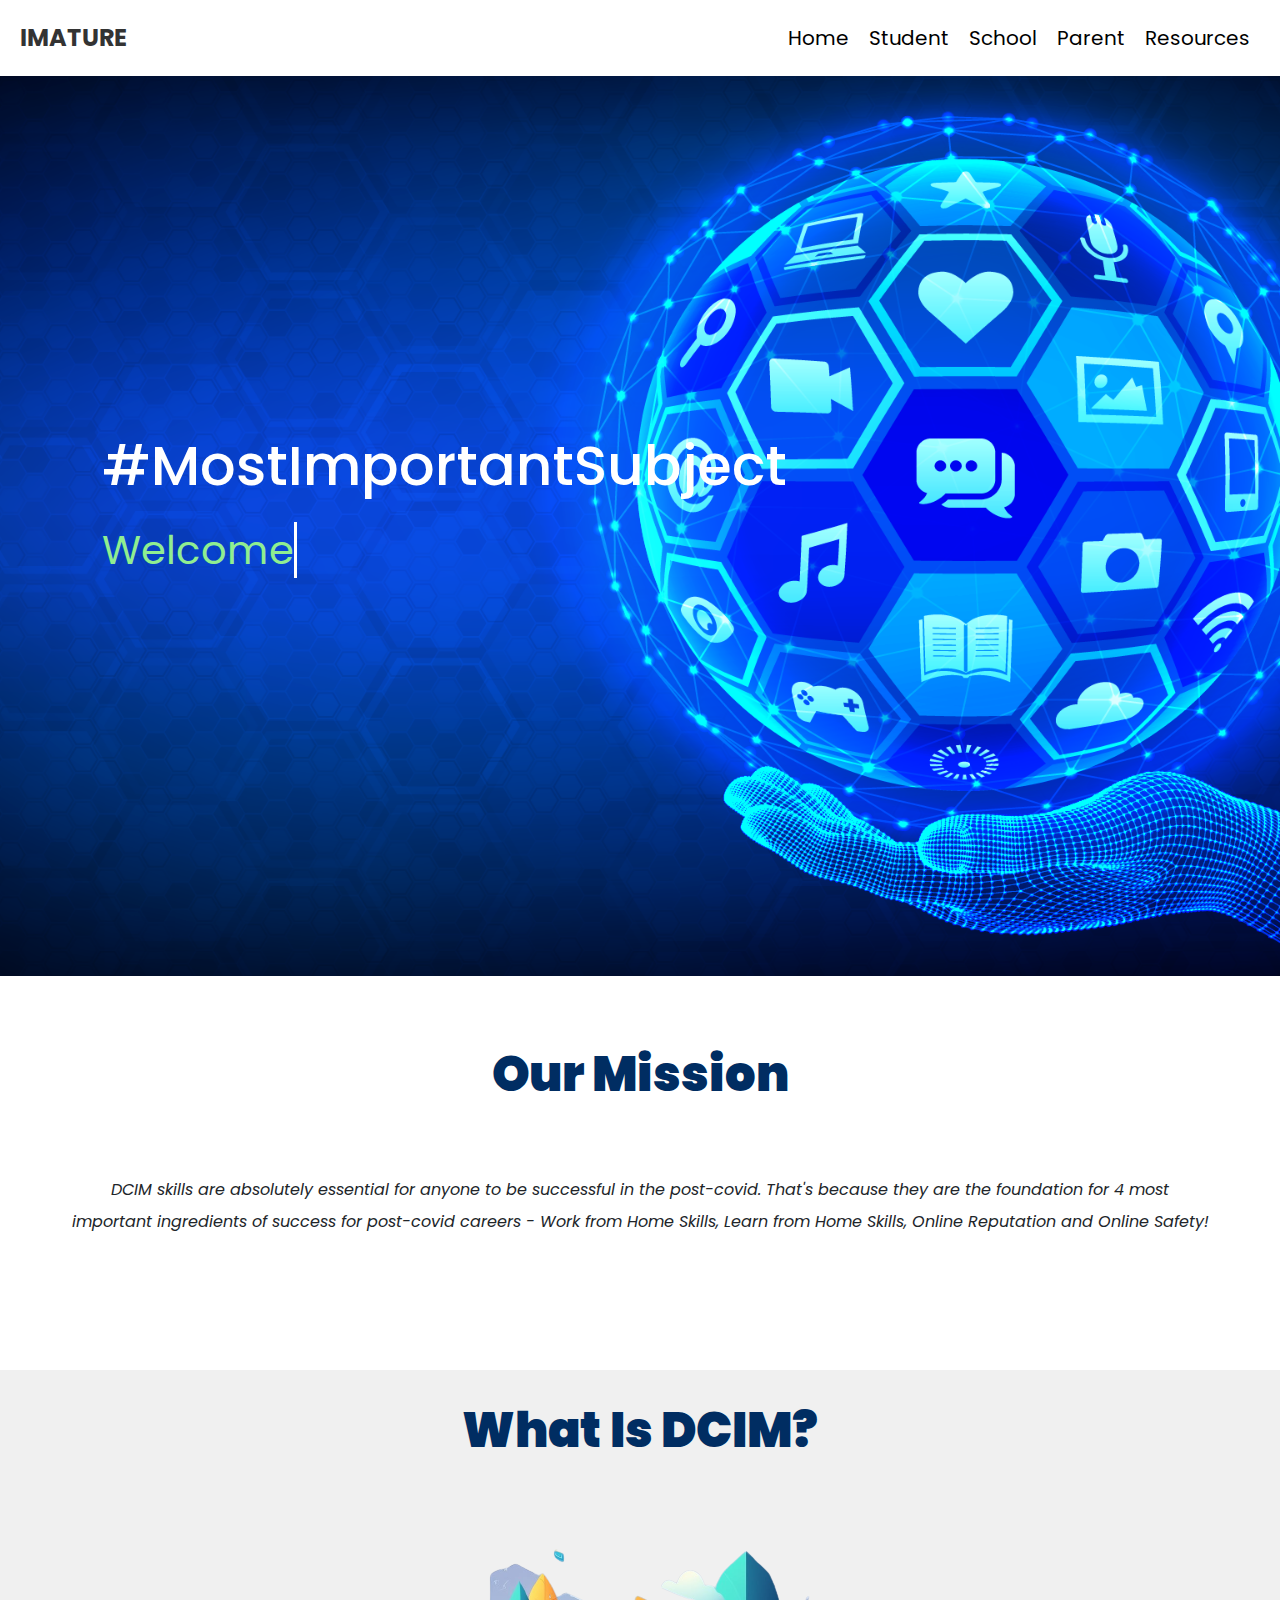
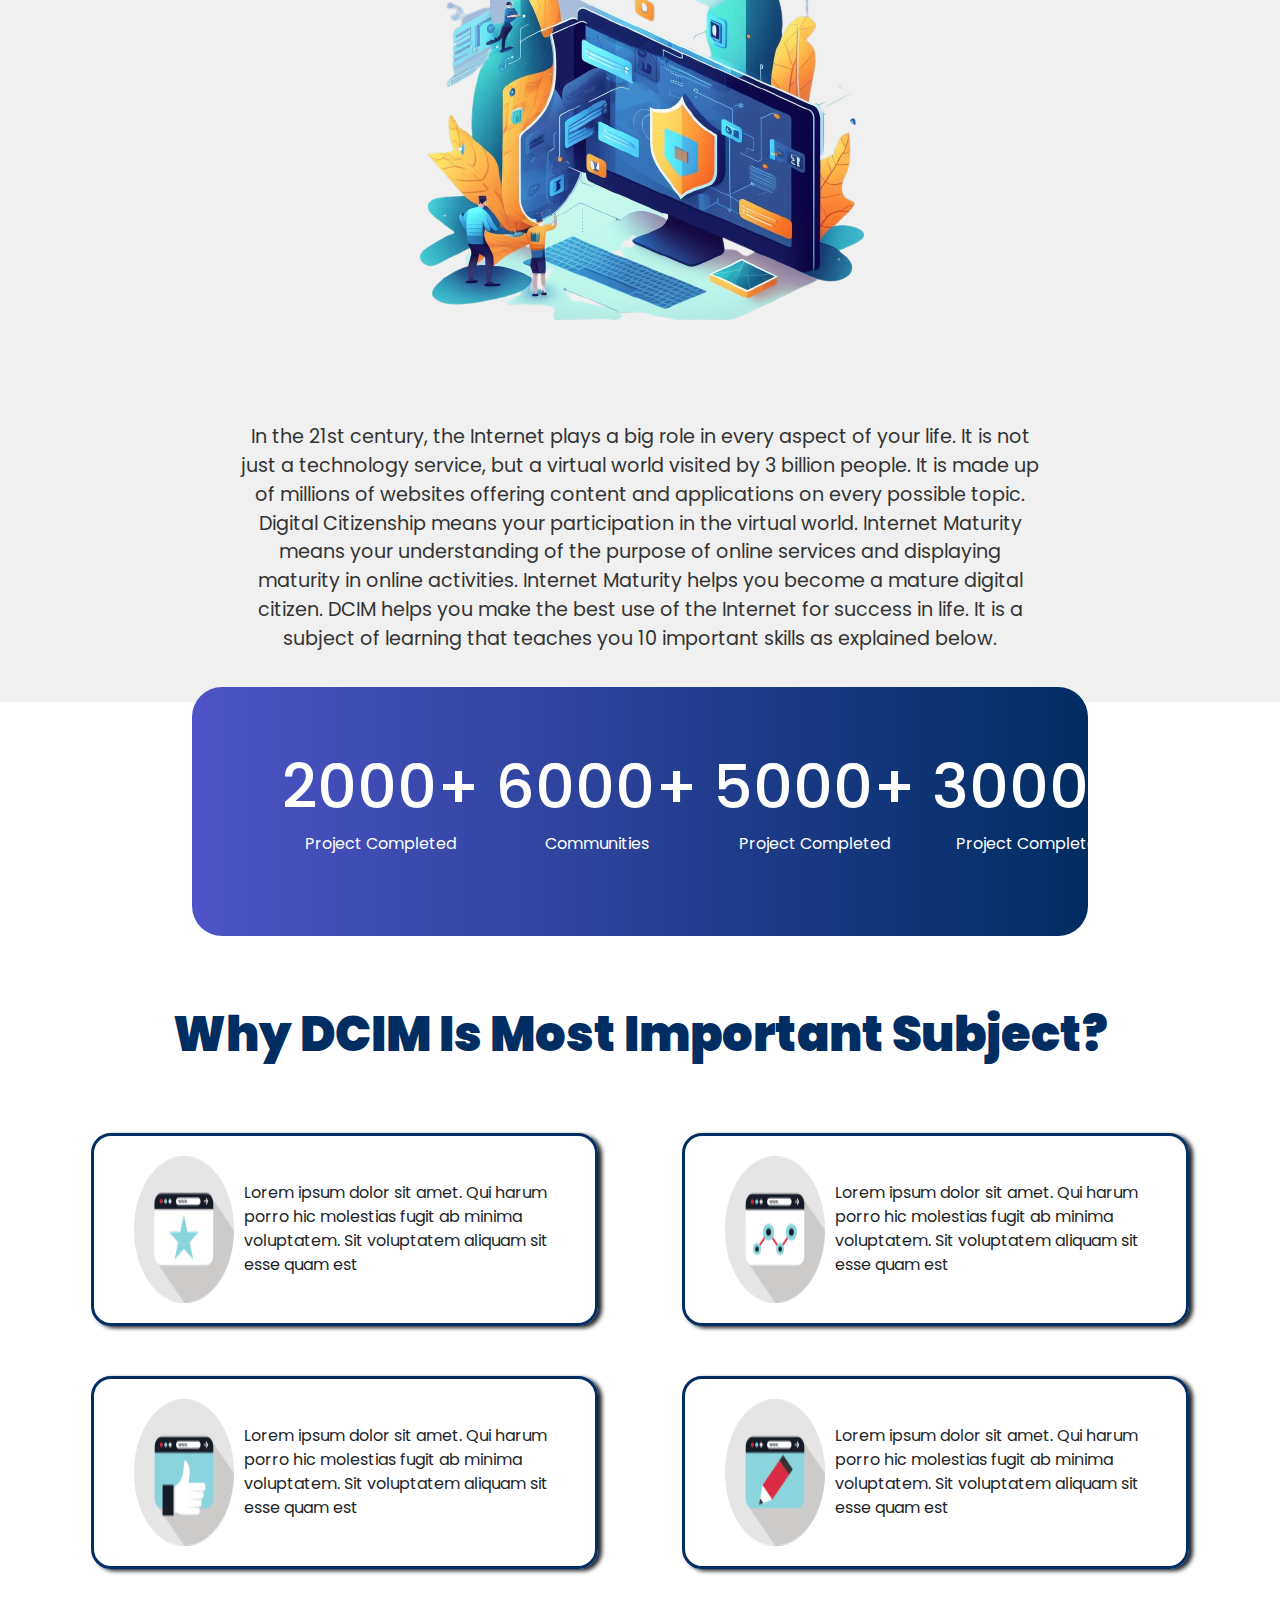
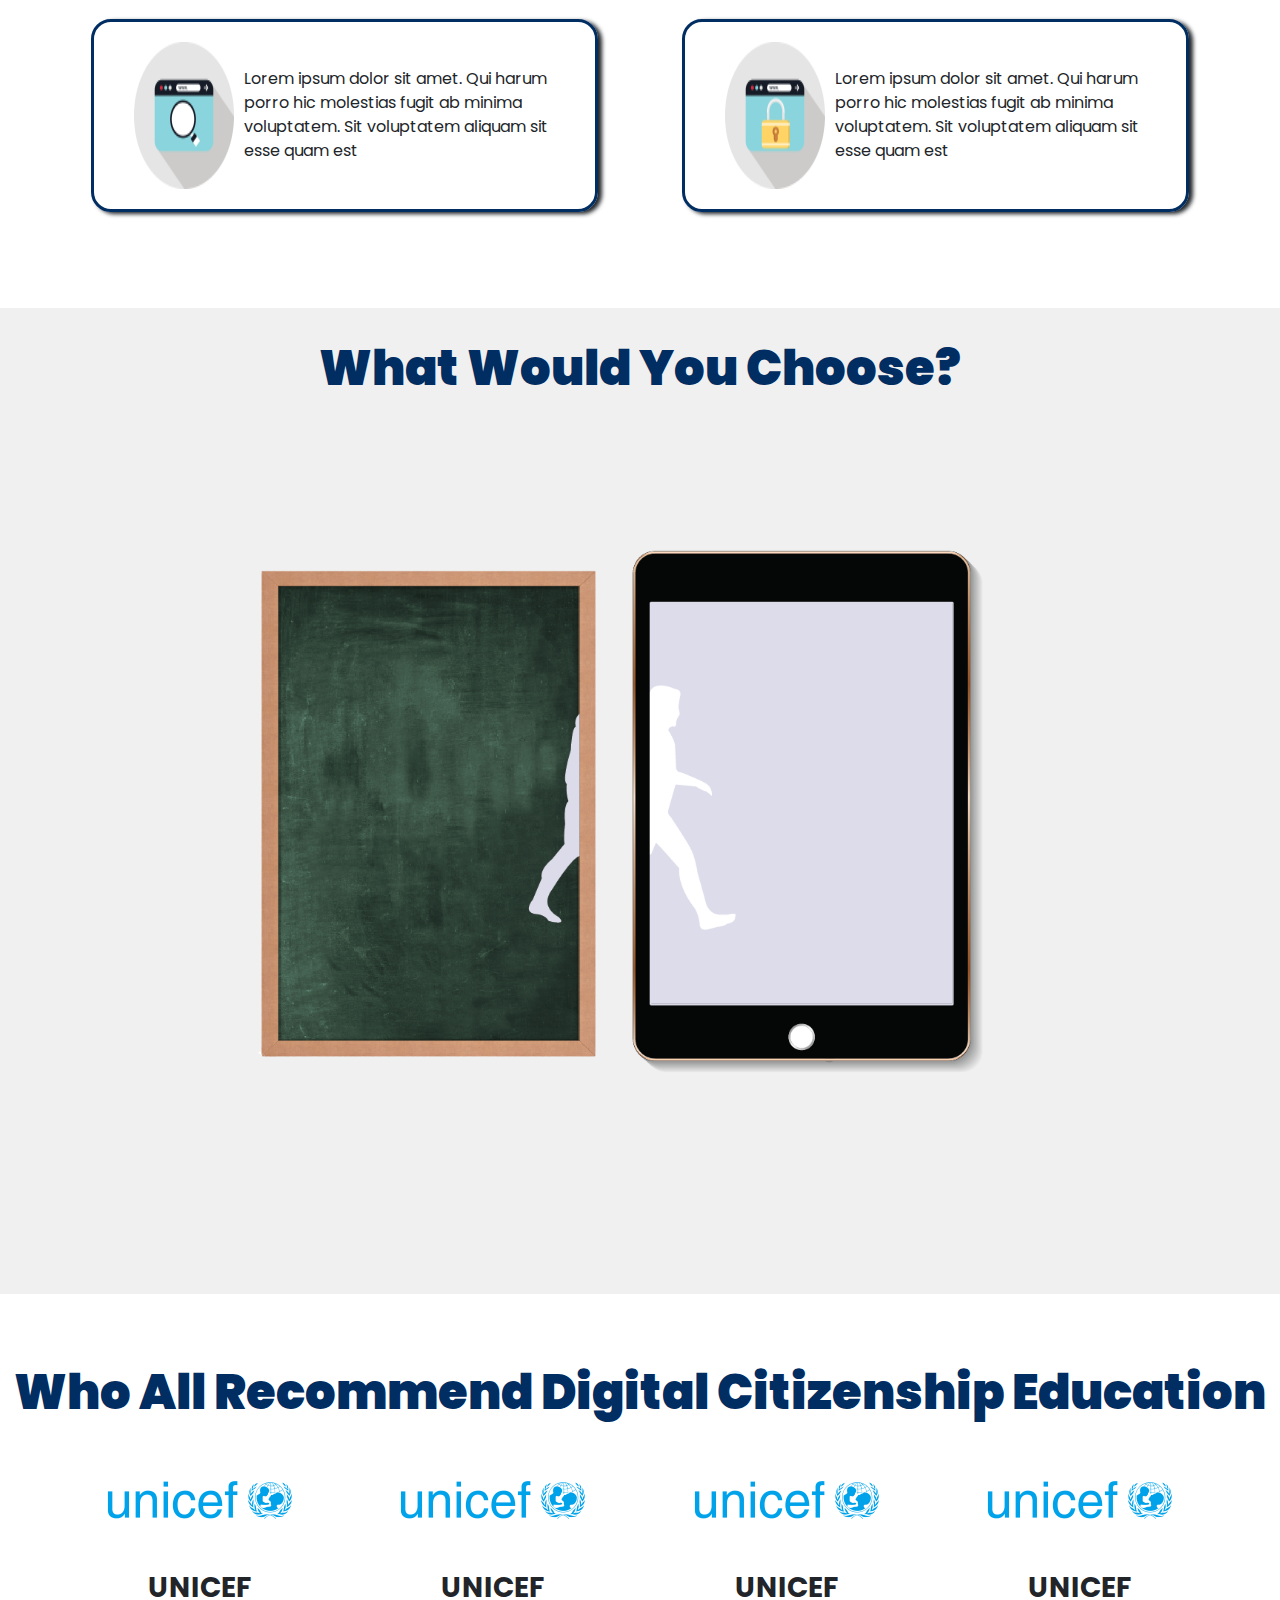
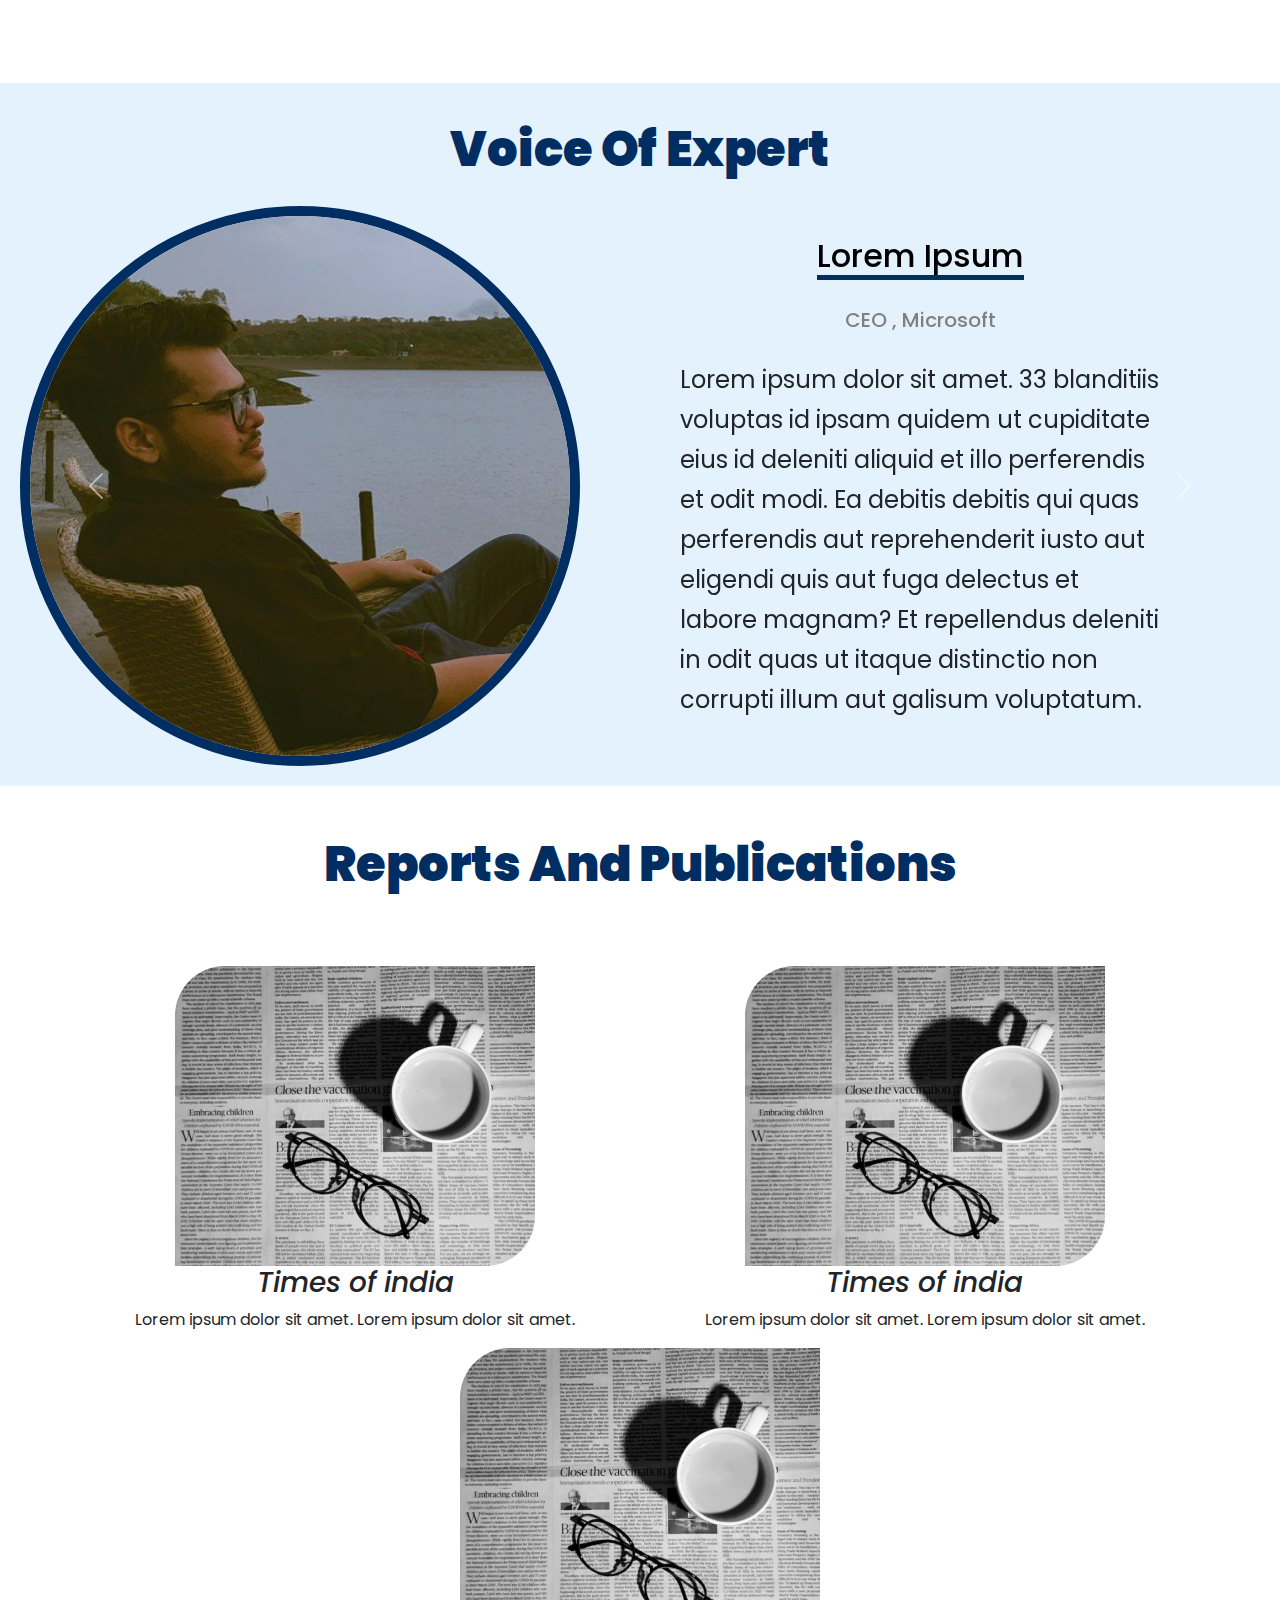
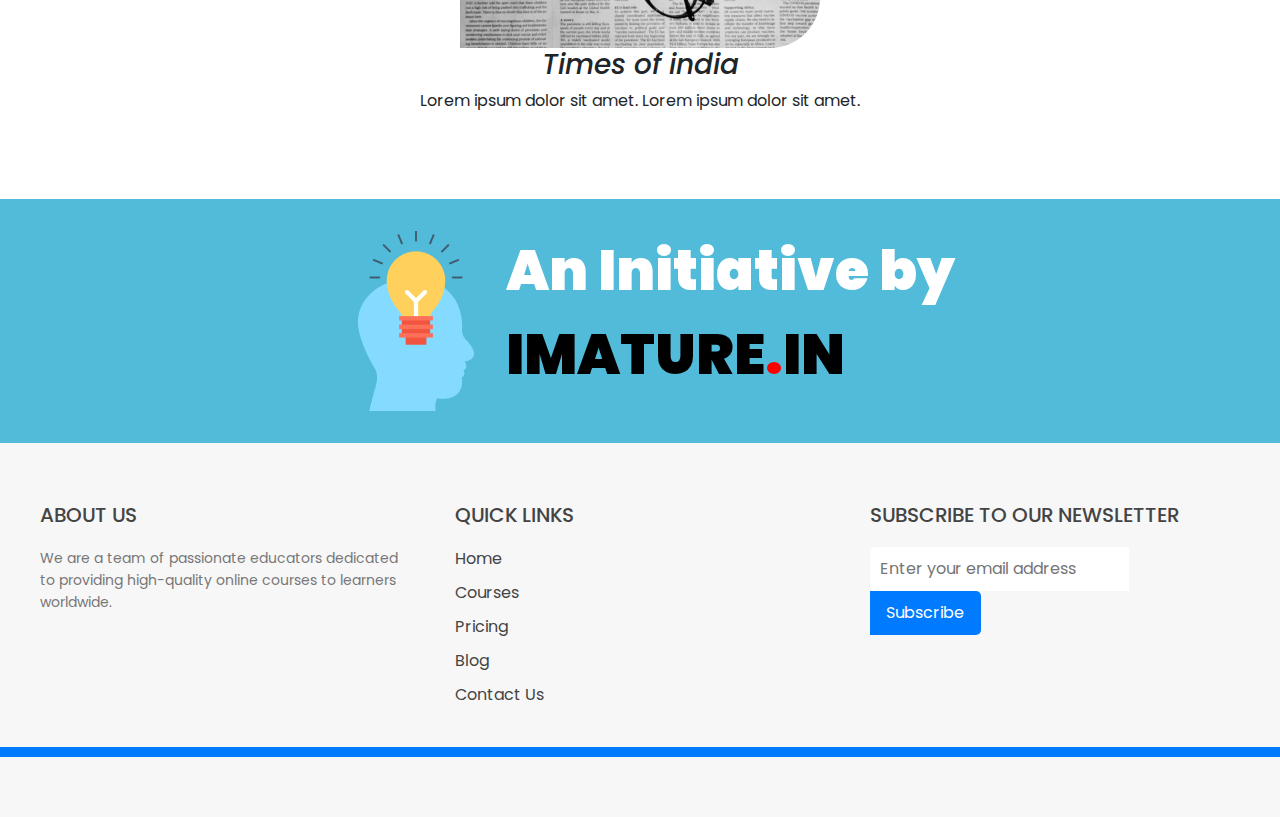
<file: index.html>
<!DOCTYPE html>
<html lang="en">
  <head>
    <meta charset="UTF-8" />
    <meta http-equiv="X-UA-Compatible" content="IE=edge" />
    <meta name="viewport" content="width=device-width, initial-scale=1.0" />
    <title>#MostImportantSubject</title>

    <link rel="shortcut icon" href="./Images/fav.png" type="image/x-icon">

    <link rel="stylesheet" href="./CSS/style.css" />
    <script src="./Js/javascript.js"></script>

    <link rel="stylesheet" href="https://cdn.jsdelivr.net/npm/bootstrap@5.3.0-alpha1/dist/css/bootstrap.min.css" />
    <script src="	https://cdn.jsdelivr.net/npm/bootstrap@5.3.0-alpha1/dist/js/bootstrap.bundle.min.js"></script>
  </head>

  <body>

    <!-- Navbar  -->


    <nav>
      <div class="logo">
        <a href="#">IMATURE</a>
      </div>
      <ul class="menu">
        <li><a href="/index.html">Home</a></li>
        <li><a href="/students.html">Student</a></li>
        <li><a href="/school.html">School</a></li>
        <li><a href="/parents.html">Parent</a></li>
        <li><a href="/resources.html">Resources</a></li>
      </ul>
      <div class="burger">
        <div class="line"></div>
        <div class="line"></div>
        <div class="line"></div>
      </div>
    </nav>


    <!-- Hero Page -->


    <section class="hero">
      <div class="hero-text">
        <!-- Typewriter -->
        <h1>#MostImportantSubject</h1>
        <p
          class="typewrite"
          data-period="2000"
          data-type='[ 
                "Welcome to the new future", 
                "The future is Here", 
                "A fight against Internet", 
                "TheMostImportantSubject" 
                ]'
        ></p>
      </div>
    </section>


    <!-- Mission -->


    <div class="mission section">
      <h1 class="heading">Our Mission</h1>
      <p>
        DCIM skills are absolutely essential for anyone to be successful in the
        post-covid. That's because they are the foundation for 4 most
        <br />
        important ingredients of success for post-covid careers - Work from Home
        Skills, Learn from Home Skills, Online Reputation and Online Safety!
      </p>
    </div>


    <!-- What is DCIM -->


    <div class="dcim-section">
      <h1 class="heading">What Is DCIM?</h1>
      <div class="dcim-content">
        <img src="./Images/LandingPage/DCIM.png" alt="DCIM" />
        <p>
          In the 21st century, the Internet plays a big role in every aspect of your life. It is not just a technology
          service, but a virtual world visited by 3 billion people. It is made up of millions of websites offering content
          and applications on every possible topic. Digital Citizenship means your participation in the virtual world.
          Internet Maturity means your understanding of the purpose of online services and displaying maturity in online
          activities. Internet Maturity helps you become a mature digital citizen. DCIM helps you make the best use of the
          Internet for success in life. It is a subject of learning that teaches you 10 important skills as explained below.
        </p>
      </div>
    </div>


    <!-- Numbers -->
    
    <div class="section numbers">
      <div class="container2 grid grid-four-column">
        <div>
          <h2 class="counter-numbers">2000+</h2>
          <p>project completed</p>
        </div>
        <div>
          <h2 class="counter-numbers">6000+</h2>
          <p>Communities</p>
        </div>
        <div>
          <h2 class="counter-numbers">5000+</h2>
          <p>project completed</p>
        </div>
        <div>
          <h2 class="counter-numbers">3000+</h2>
          <p>project completed</p>
        </div>
      </div>
    </div>


    
    <!-- Why DCIM -->


    <div class="whydcim section">
      <h1 class="heading">Why DCIM Is Most Important Subject?</h1>

      <div class="whydcim_cards">
        <div class="whydcim_frame">
          <img src="./Images/StudentsPage/skill_10.png" alt="whydcim" />
          <p>
            Lorem ipsum dolor sit amet. Qui harum porro hic molestias fugit ab
            minima voluptatem. Sit voluptatem aliquam sit esse quam est
          </p>
        </div>

        <div class="whydcim_frame">
          <img src="./Images/StudentsPage/skill_4.png" alt="whydcim" />
          <p>
            Lorem ipsum dolor sit amet. Qui harum porro hic molestias fugit ab
            minima voluptatem. Sit voluptatem aliquam sit esse quam est
          </p>
        </div>

        <div class="whydcim_frame">
          <img src="./Images/StudentsPage/skill_3.png" alt="whydcim" />
          <p>
            Lorem ipsum dolor sit amet. Qui harum porro hic molestias fugit ab
            minima voluptatem. Sit voluptatem aliquam sit esse quam est
          </p>
        </div>

        <div class="whydcim_frame">
          <img src="./Images/StudentsPage/skill_6.png" alt="whydcim" />
          <p>
            Lorem ipsum dolor sit amet. Qui harum porro hic molestias fugit ab
            minima voluptatem. Sit voluptatem aliquam sit esse quam est
          </p>
        </div>

        <div class="whydcim_frame">
          <img src="./Images/StudentsPage/skill_7.png" alt="whydcim" />
          <p>
            Lorem ipsum dolor sit amet. Qui harum porro hic molestias fugit ab
            minima voluptatem. Sit voluptatem aliquam sit esse quam est
          </p>
        </div>

        <div class="whydcim_frame">
          <img src="./Images/StudentsPage/skill_9.png" alt="whydcim" />
          <p>
            Lorem ipsum dolor sit amet. Qui harum porro hic molestias fugit ab
            minima voluptatem. Sit voluptatem aliquam sit esse quam est
          </p>
        </div>
      </div>
    </div>


    
    <!-- Would You Rather -->

    <div class="dcim-section">
      <h1 class="heading"> What Would You Choose? </h1>
      <div class="dcim-content">
        <img src="./Images/LandingPage/BgLess.png" alt="DCIM" />
      </div>
    </div>


    <!-- Supporters -->


    <div class="organisation section">
      <h1 class="heading">Who All Recommend Digital Citizenship Education</h1>
    
      <div class="org">
        <div class="organisation_content">
          <img src="./Images/LandingPage/unicef.png" alt="unicef">
          <h3>UNICEF</h3>
        </div>
    
        <div class="organisation_content">
          <img src="./Images/LandingPage/unicef.png" alt="unicef">
          <h3>UNICEF</h3>
        </div>
    
        <div class="organisation_content">
          <img src="./Images/LandingPage/unicef.png" alt="unicef">
          <h3>UNICEF</h3>
        </div>
        <div class="organisation_content">
          <img src="./Images/LandingPage/unicef.png" alt="unicef">
          <h3>UNICEF</h3>
        </div>
      </div>
    </div>

    <!-- Testimonials -->

    <div class="expert">
      <h1 class="heading">Voice Of Expert</h1>
    
      <div id="carouselExample" class="carousel slide">
        <div class="carousel-inner">
          <div class="carousel-item active">
            <div class="expert_content">
              <img src="./Images/LandingPage/Shakal.jpg" alt="expert" />
    
              <div class="expert_voice">
                <h2>Lorem Ipsum</h2>
                <h5>CEO , Microsoft</h5>
                <p>
                  Lorem ipsum dolor sit amet. 33 blanditiis voluptas id ipsam
                  quidem ut cupiditate eius id deleniti aliquid et illo
                  perferendis et odit modi. Ea debitis debitis qui quas
                  perferendis aut reprehenderit iusto aut eligendi quis aut fuga
                  delectus et labore magnam? Et repellendus deleniti in odit
                  quas ut itaque distinctio non corrupti illum aut galisum
                  voluptatum.
                </p>
    
                <div class="expert_icon"></div>
              </div>
            </div>
          </div>
          <div class="carousel-item">
            <div class="expert_content">
              <img src="./Images/LandingPage/Shakal.jpg" alt="expert" />
    
              <div class="expert_voice">
                <h2>Lorem Ipsum</h2>
                <h5>CEO , Microsoft</h5>
                <p>
                  Lorem ipsum dolor sit amet. 33 blanditiis voluptas id ipsam
                  quidem ut cupiditate eius id deleniti aliquid et illo
                  perferendis et odit modi. Ea debitis debitis qui quas
                  perferendis aut reprehenderit iusto aut eligendi quis aut fuga
                  delectus et labore magnam? Et repellendus deleniti in odit
                  quas ut itaque distinctio non corrupti illum aut galisum
                  voluptatum.
                </p>
    
                <div class="expert_icon"></div>
              </div>
            </div>
          </div>
        </div>
        <button class="carousel-control-prev" type="button" data-bs-target="#carouselExample" data-bs-slide="prev">
          <span class="carousel-control-prev-icon" aria-hidden="true"></span>
          <span class="visually-hidden">Previous</span>
        </button>
        <button class="carousel-control-next" type="button" data-bs-target="#carouselExample" data-bs-slide="next">
          <span class="carousel-control-next-icon" aria-hidden="true"></span>
          <span class="visually-hidden">Next</span>
        </button>
      </div>
    </div>


    <!-- Reports -->

    <div class="reports">
      <h1 class="report_heading heading">Reports And Publications</h1>
      <div class="report section">
        <div class="report_content">
          <img src="./Images/LandingPage/newspaper.png" alt="newspaper" />
          <h3>Times of india</h3>
          <p>Lorem ipsum dolor sit amet. Lorem ipsum dolor sit amet.</p>
        </div>
      
        <div class="report_content">
          <img src="./Images/LandingPage/newspaper.png" alt="newspaper" />
          <h3>Times of india</h3>
          <p>Lorem ipsum dolor sit amet. Lorem ipsum dolor sit amet.</p>
        </div>
      
        <div class="report_content">
          <img src="./Images/LandingPage/newspaper.png" alt="newspaper" />
          <h3>Times of india</h3>
          <p>Lorem ipsum dolor sit amet. Lorem ipsum dolor sit amet.</p>
        </div>
      </div>
    </div>


    <!-- Inititaive strip -->


    <div class="initiate">
      <div class="initiate_content">
        <img src="./Images/initiative.png" alt="initiative" />
        <p class="para_by">
          <span class="white">An Initiative by</span>
          <br />IMATURE<span>.</span>IN
        </p>
      </div>
    </div>


    <!-- Footer -->

    <footer>
      <div class="footer-container">
        <div class="footer-column">
          <h4>About Us</h4>
          <p>We are a team of passionate educators dedicated to providing high-quality online courses to learners worldwide.
          </p>
        </div>
        <div class="footer-column">
          <h4>Quick Links</h4>
          <ul>
            <li><a href="#">Home</a></li>
            <li><a href="#">Courses</a></li>
            <li><a href="#">Pricing</a></li>
            <li><a href="#">Blog</a></li>
            <li><a href="#">Contact Us</a></li>
          </ul>
        </div>
        <div class="footer-column">
          <h4>Subscribe to our Newsletter</h4>
          <form>
            <input type="email" placeholder="Enter your email address" required>
            <button type="submit">Subscribe</button>
          </form>
        </div>
      </div>
      <div class="footer-scroll"></div>
    </footer>


   
  </body>
</html>
</file>
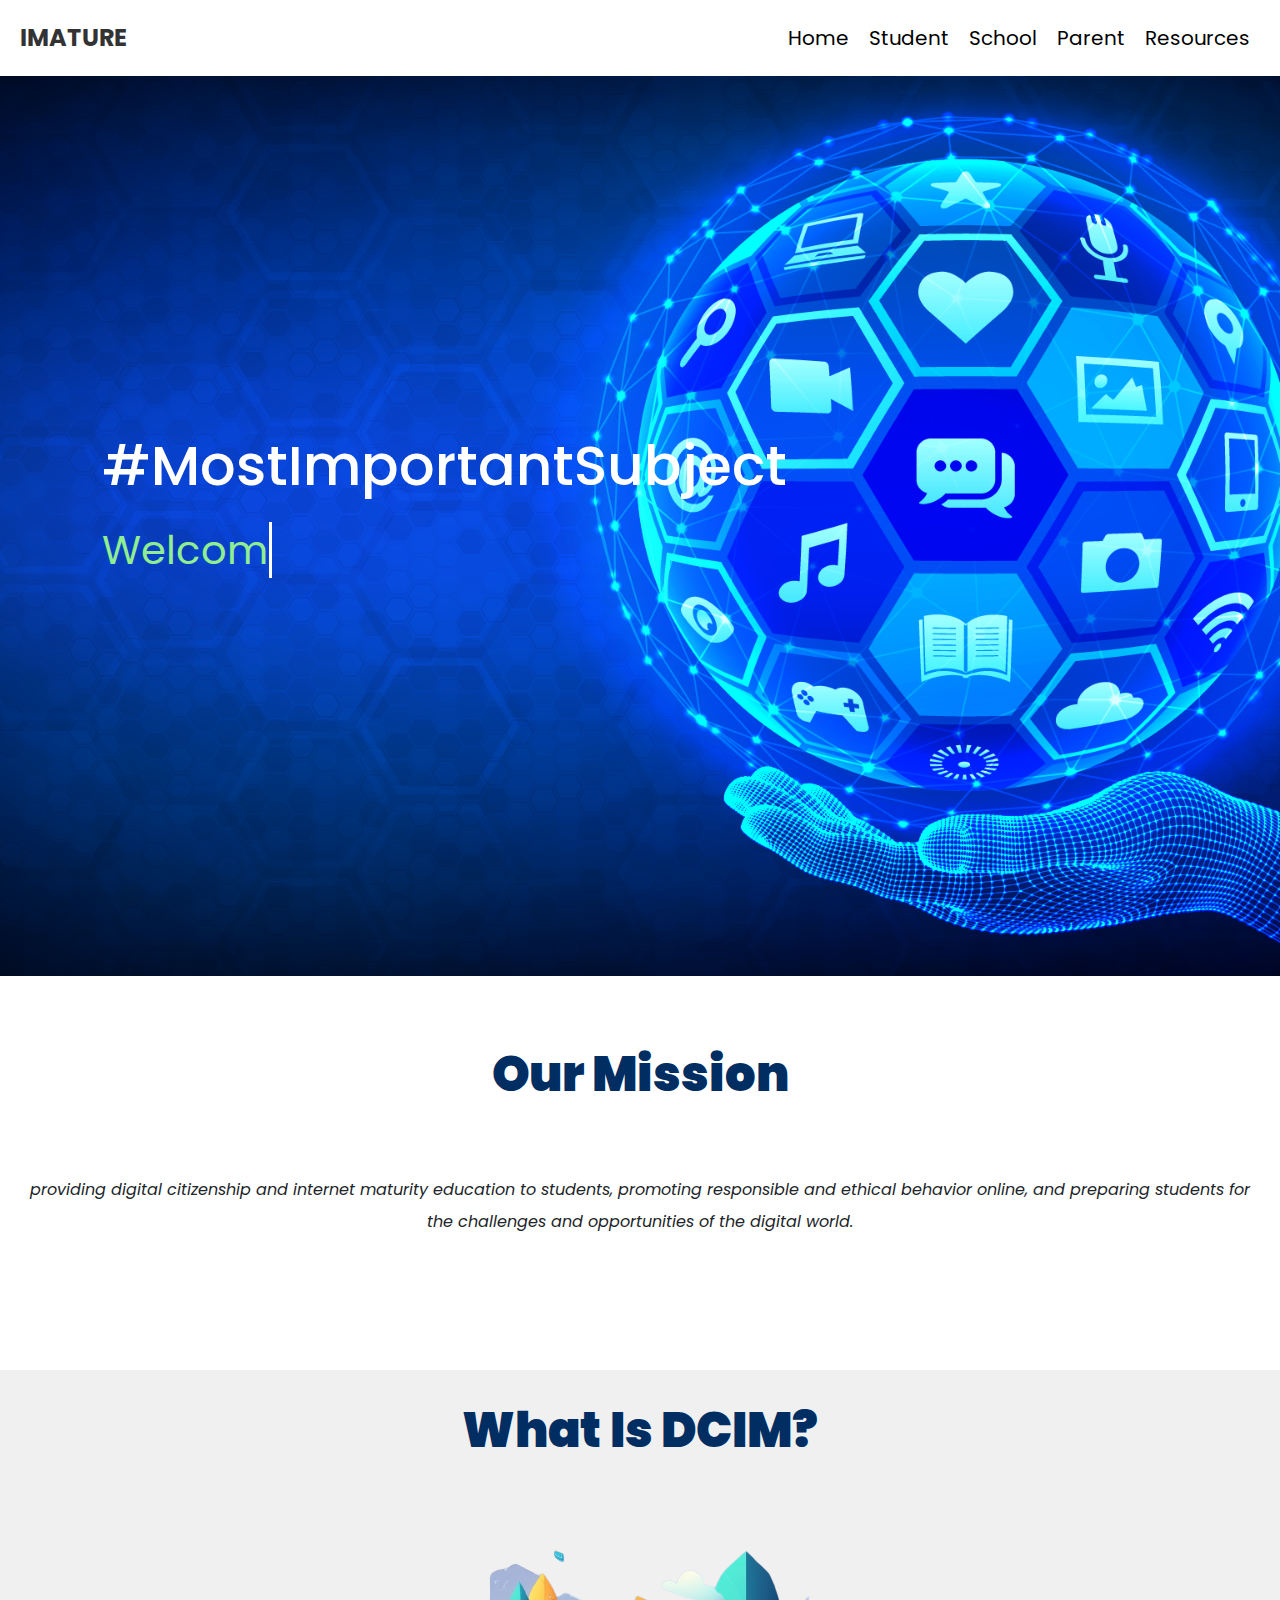
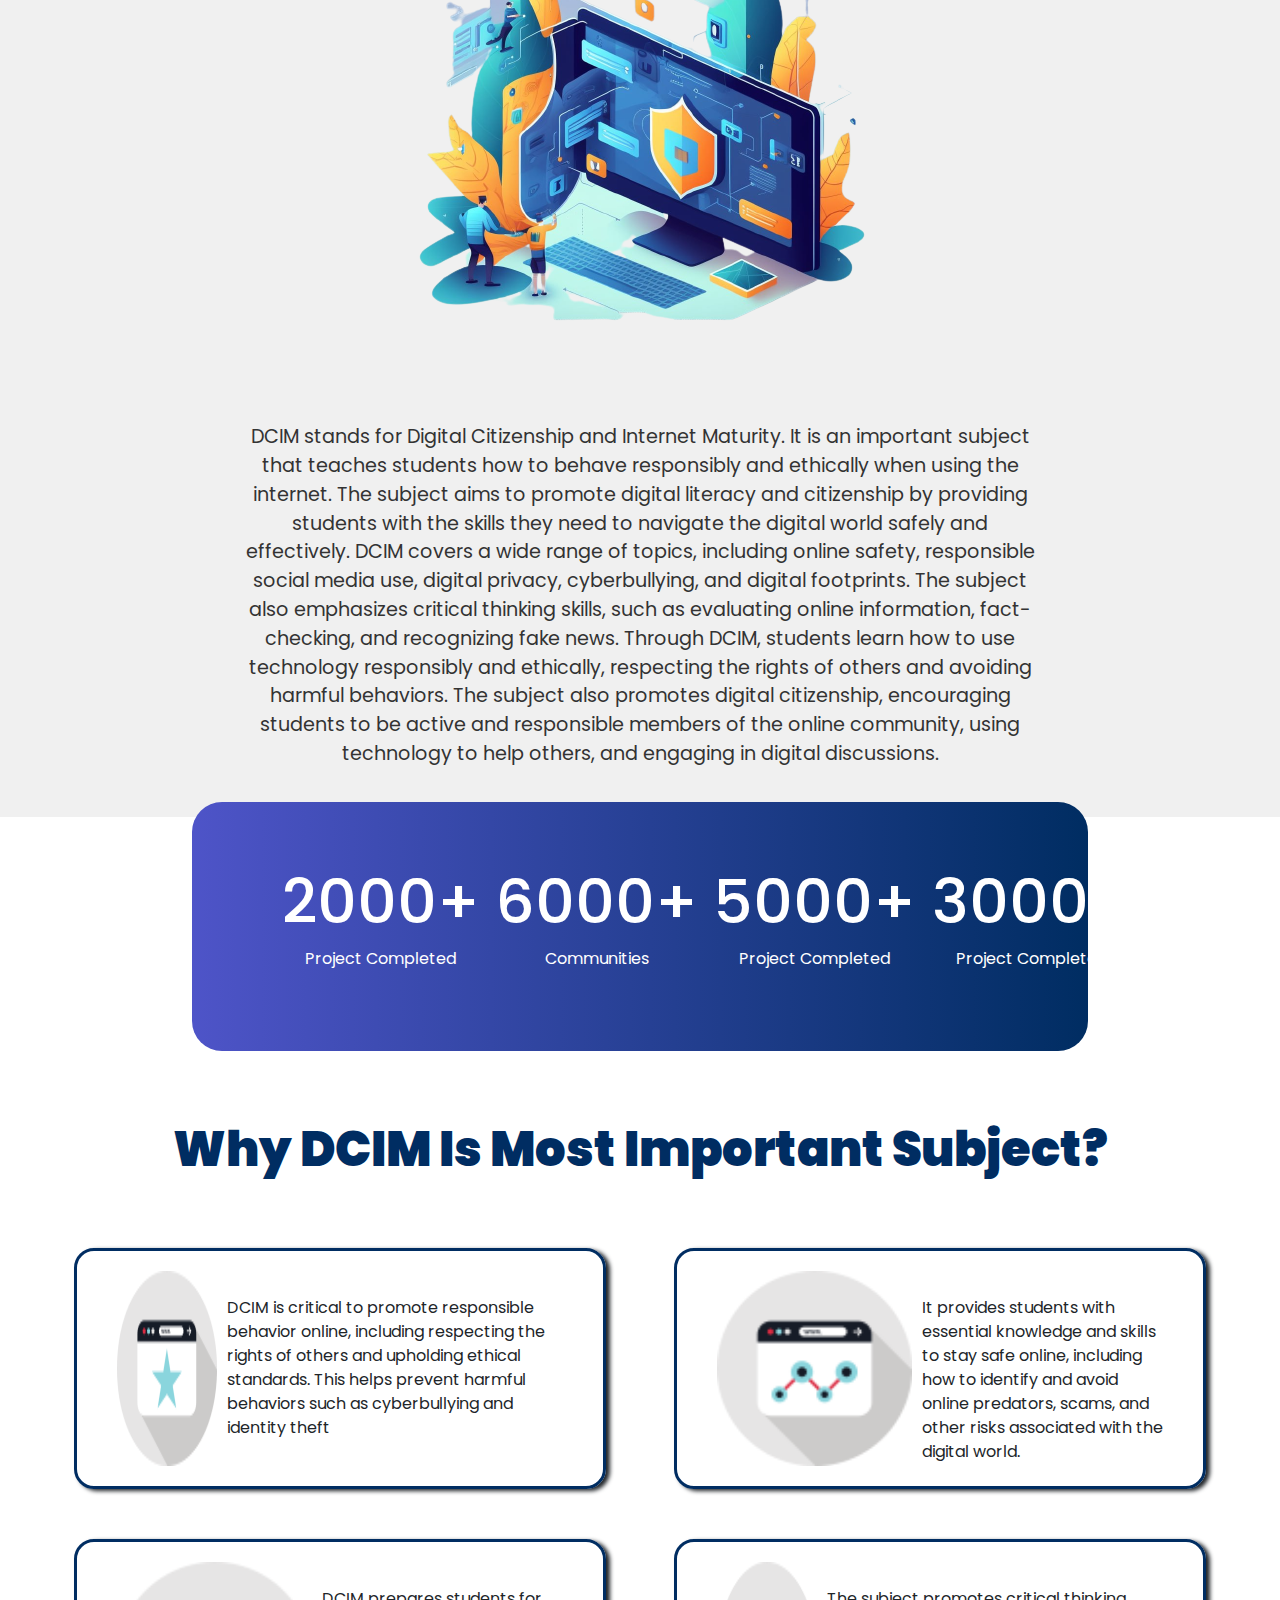
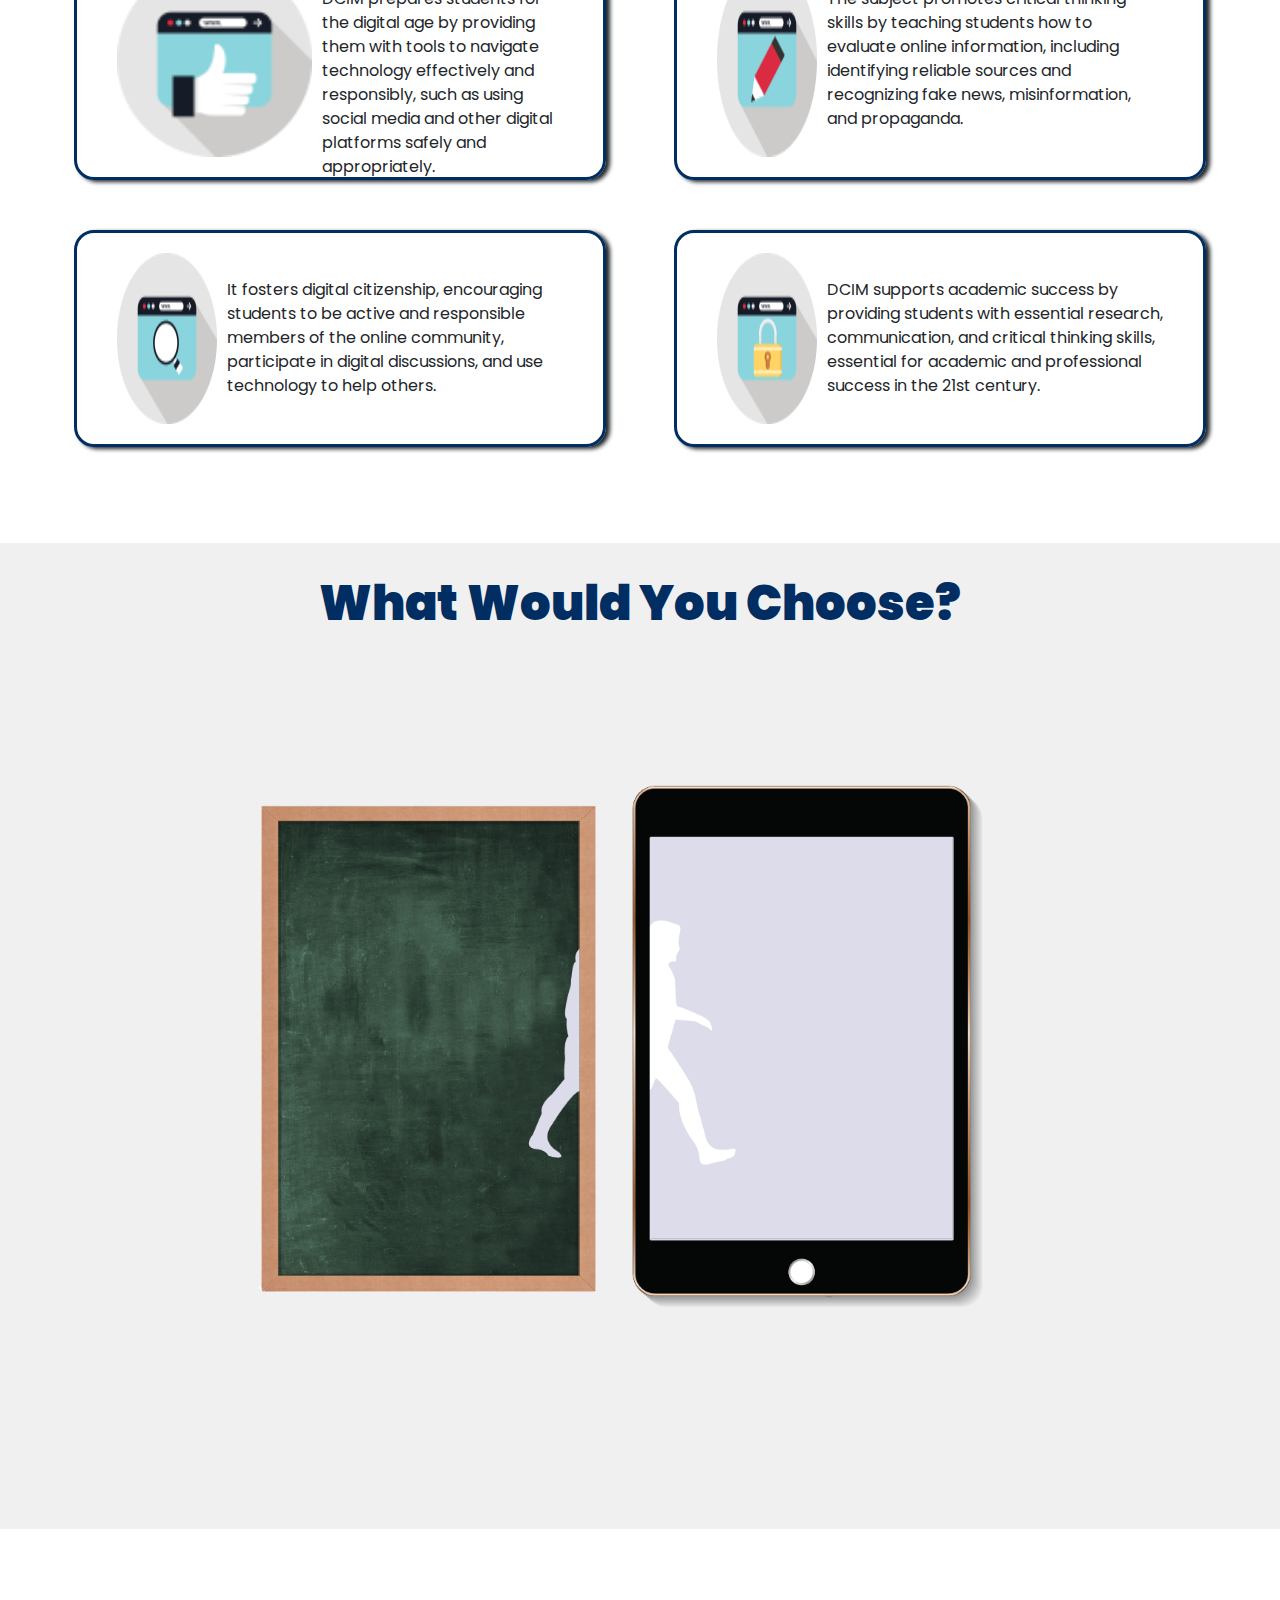
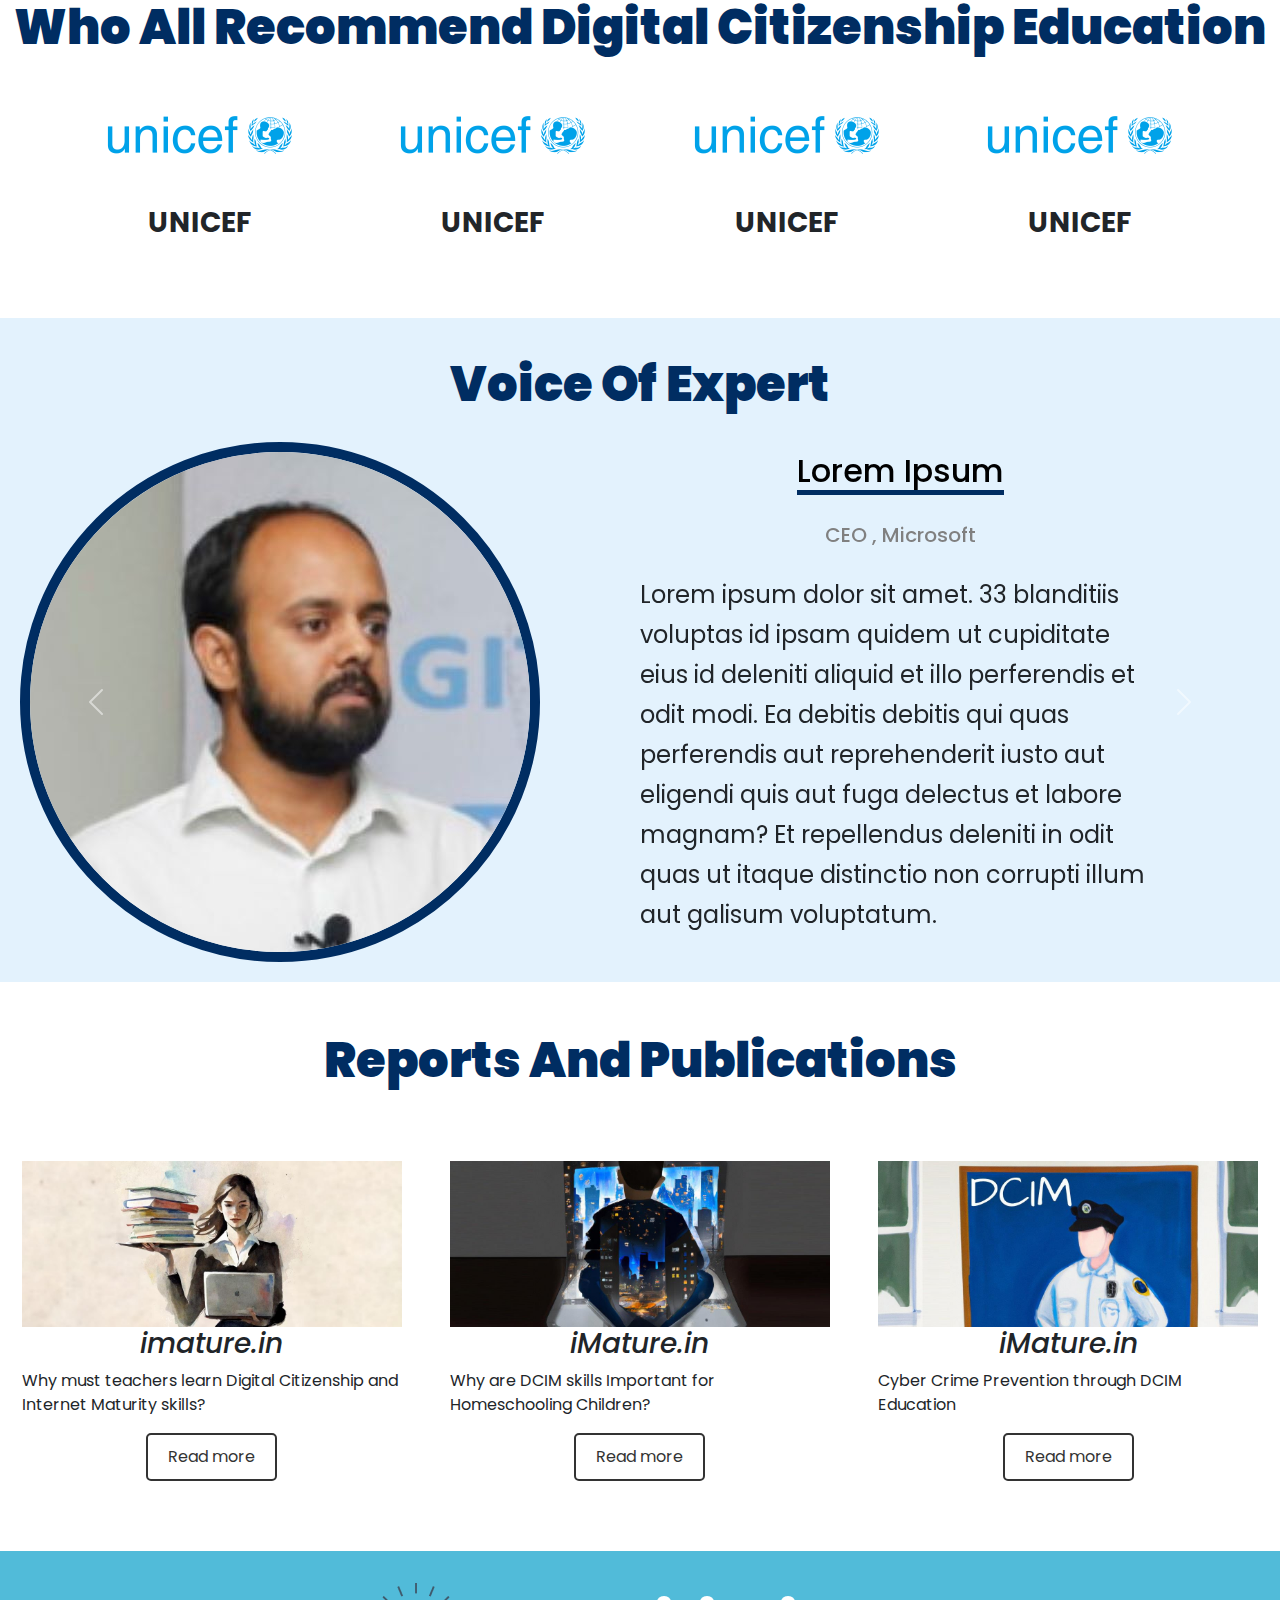
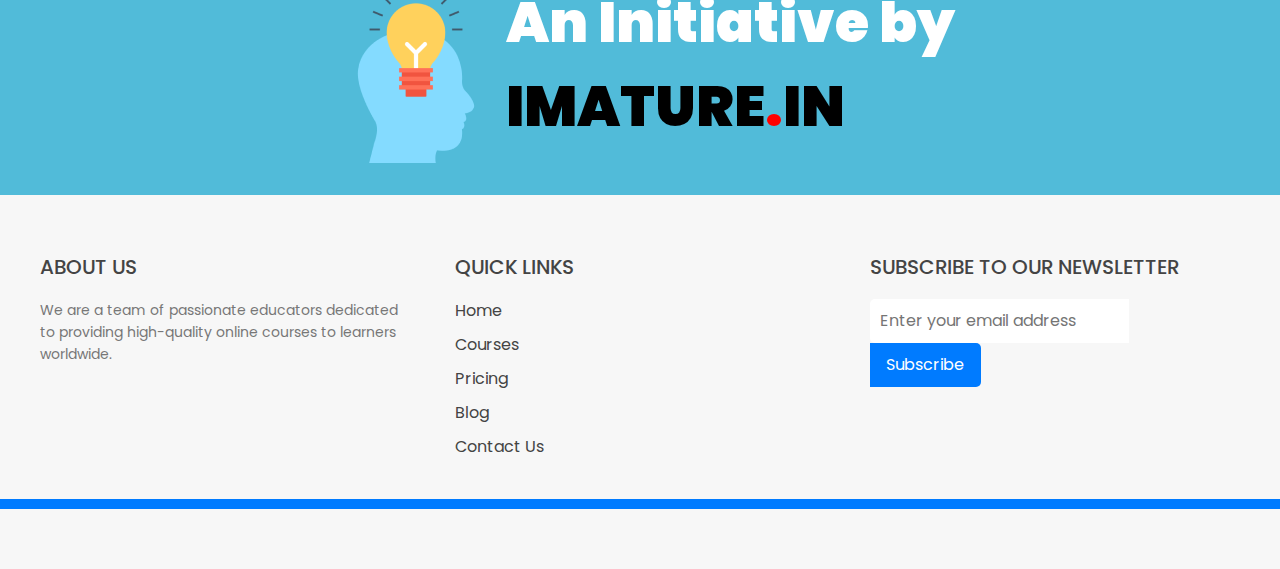
<file: iMature-main/index.html>
<!DOCTYPE html>
<html lang="en">
  <head>
    <meta charset="UTF-8" />
    <meta http-equiv="X-UA-Compatible" content="IE=edge" />
    <meta name="viewport" content="width=device-width, initial-scale=1.0" />
    <title>#MostImportantSubject</title>

    <link rel="shortcut icon" href="./Images/fav.png" type="image/x-icon">

    <link rel="stylesheet" href="./CSS/style.css" />
    <script src="./Js/javascript.js"></script>

    <link rel="stylesheet" href="https://cdn.jsdelivr.net/npm/bootstrap@5.3.0-alpha1/dist/css/bootstrap.min.css" />
    <script src="	https://cdn.jsdelivr.net/npm/bootstrap@5.3.0-alpha1/dist/js/bootstrap.bundle.min.js"></script>
  </head>

  <body>

    <!-- Navbar  -->


    <nav>
      <div class="logo">
        <a href="#">IMATURE</a>
      </div>
      <ul class="menu">
        <li><a href="/index.html">Home</a></li>
        <li><a href="/students.html">Student</a></li>
        <li><a href="/school.html">School</a></li>
        <li><a href="/parents.html">Parent</a></li>
        <li><a href="/resources.html">Resources</a></li>
      </ul>
      <div class="burger">
        <div class="line"></div>
        <div class="line"></div>
        <div class="line"></div>
      </div>
    </nav>


    <!-- Hero Page -->


    <section class="hero">
      <div class="hero-text">
        <!-- Typewriter -->
        <h1>#MostImportantSubject</h1>
        <p
          class="typewrite"
          data-period="2000"
          data-type='[ 
                "Welcome to the new future", 
                "The future is Here", 
                "A fight against Internet", 
                "TheMostImportantSubject" 
                ]'
        ></p>
      </div>
    </section>


    <!-- Mission -->


    <div class="mission section">
      <h1 class="heading">Our Mission</h1>
      <p>
        providing digital citizenship and internet maturity education to students, promoting responsible and ethical behavior online, and preparing students for the challenges and opportunities of the digital world.
      </p>
    </div>


    <!-- What is DCIM -->


    <div class="dcim-section">
      <h1 class="heading">What Is DCIM?</h1>
      <div class="dcim-content">
        <img src="./Images/LandingPage/DCIM.png" alt="DCIM" />
        <p>
          DCIM stands for Digital Citizenship and Internet Maturity. It is an important subject that teaches students how to behave responsibly and ethically when using the internet. The subject aims to promote digital literacy and citizenship by providing students with the skills they need to navigate the digital world safely and effectively. DCIM covers a wide range of topics, including online safety, responsible social media use, digital privacy, cyberbullying, and digital footprints. The subject also emphasizes critical thinking skills, such as evaluating online information, fact-checking, and recognizing fake news. Through DCIM, students learn how to use technology responsibly and ethically, respecting the rights of others and avoiding harmful behaviors. The subject also promotes digital citizenship, encouraging students to be active and responsible members of the online community, using technology to help others, and engaging in digital discussions.
        </p>
      </div>
    </div>


    <!-- Numbers -->
    
    <div class="section numbers">
      <div class="container2 grid grid-four-column">
        <div>
          <h2 class="counter-numbers">2000+</h2>
          <p>project completed</p>
        </div>
        <div>
          <h2 class="counter-numbers">6000+</h2>
          <p>Communities</p>
        </div>
        <div>
          <h2 class="counter-numbers">5000+</h2>
          <p>project completed</p>
        </div>
        <div>
          <h2 class="counter-numbers">3000+</h2>
          <p>project completed</p>
        </div>
      </div>
    </div>


    
    <!-- Why DCIM -->


    <div class="whydcim section">
      <h1 class="heading">Why DCIM Is Most Important Subject?</h1>

      <div class="whydcim_cards">
        <div class="whydcim_frame">
          <img src="./Images/StudentsPage/skill_10.png" alt="whydcim" />
          <p>
            DCIM is critical to promote responsible behavior online, including respecting the rights of others and upholding ethical standards. This helps prevent harmful behaviors such as cyberbullying and identity theft
          </p>
        </div>

        <div class="whydcim_frame">
          <img src="./Images/StudentsPage/skill_4.png" alt="whydcim" />
          <p>
            It provides students with essential knowledge and skills to stay safe online, including how to identify and avoid online predators, scams, and other risks associated with the digital world.
          </p>
        </div>

        <div class="whydcim_frame">
          <img src="./Images/StudentsPage/skill_3.png" alt="whydcim" />
          <p>
            DCIM prepares students for the digital age by providing them with tools to navigate technology effectively and responsibly, such as using social media and other digital platforms safely and appropriately.
          </p>
        </div>

        <div class="whydcim_frame">
          <img src="./Images/StudentsPage/skill_6.png" alt="whydcim" />
          <p>
            The subject promotes critical thinking skills by teaching students how to evaluate online information, including identifying reliable sources and recognizing fake news, misinformation, and propaganda.
          </p>
        </div>

        <div class="whydcim_frame">
          <img src="./Images/StudentsPage/skill_7.png" alt="whydcim" />
          <p>
            It fosters digital citizenship, encouraging students to be active and responsible members of the online community, participate in digital discussions, and use technology to help others.
          </p>
        </div>

        <div class="whydcim_frame">
          <img src="./Images/StudentsPage/skill_9.png" alt="whydcim" />
          <p>
            DCIM supports academic success by providing students with essential research, communication, and critical thinking skills, essential for academic and professional success in the 21st century.
          </p>
        </div>
      </div>
    </div>


    
    <!-- Would You Rather -->

    <div class="dcim-section">
      <h1 class="heading"> What Would You Choose? </h1>
      <div class="dcim-content">
        <img src="./Images/LandingPage/BgLess.png" alt="DCIM" />
      </div>
    </div>


    <!-- Supporters -->


    <div class="organisation section">
      <h1 class="heading">Who All Recommend Digital Citizenship Education</h1>
    
      <div class="org">
        <div class="organisation_content">
          <img src="./Images/LandingPage/unicef.png" alt="unicef">
          <h3>UNICEF</h3>
        </div>
    
        <div class="organisation_content">
          <img src="./Images/LandingPage/unicef.png" alt="unicef">
          <h3>UNICEF</h3>
        </div>
    
        <div class="organisation_content">
          <img src="./Images/LandingPage/unicef.png" alt="unicef">
          <h3>UNICEF</h3>
        </div>
        <div class="organisation_content">
          <img src="./Images/LandingPage/unicef.png" alt="unicef">
          <h3>UNICEF</h3>
        </div>
      </div>
    </div>

    <!-- Testimonials -->

    <div class="expert">
      <h1 class="heading">Voice Of Expert</h1>
    
      <div id="carouselExample" class="carousel slide">
        <div class="carousel-inner">
          <div class="carousel-item active">
            <div class="expert_content">
              <img src=" ./Images/SchoolPage/raghupandey.jpg
" alt="expert" />
    
              <div class="expert_voice">
                <h2>Lorem Ipsum</h2>
                <h5>CEO , Microsoft</h5>
                <p>
                  Lorem ipsum dolor sit amet. 33 blanditiis voluptas id ipsam
                  quidem ut cupiditate eius id deleniti aliquid et illo
                  perferendis et odit modi. Ea debitis debitis qui quas
                  perferendis aut reprehenderit iusto aut eligendi quis aut fuga
                  delectus et labore magnam? Et repellendus deleniti in odit
                  quas ut itaque distinctio non corrupti illum aut galisum
                  voluptatum.
                </p>
    
                <div class="expert_icon"></div>
              </div>
            </div>
          </div>
          <div class="carousel-item">
            <div class="expert_content">
              <img src="./Images/SchoolPage/raghupandey.jpg
" alt="expert" />
    
              <div class="expert_voice">
                <h2>Lorem Ipsum</h2>
                <h5>CEO , Microsoft</h5>
                <p>
                  Lorem ipsum dolor sit amet. 33 blanditiis voluptas id ipsam
                  quidem ut cupiditate eius id deleniti aliquid et illo
                  perferendis et odit modi. Ea debitis debitis qui quas
                  perferendis aut reprehenderit iusto aut eligendi quis aut fuga
                  delectus et labore magnam? Et repellendus deleniti in odit
                  quas ut itaque distinctio non corrupti illum aut galisum
                  voluptatum.
                </p>
    
                <div class="expert_icon"></div>
              </div>
            </div>
          </div>
        </div>
        <button class="carousel-control-prev" type="button" data-bs-target="#carouselExample" data-bs-slide="prev">
          <span class="carousel-control-prev-icon" aria-hidden="true"></span>
          <span class="visually-hidden">Previous</span>
        </button>
        <button class="carousel-control-next" type="button" data-bs-target="#carouselExample" data-bs-slide="next">
          <span class="carousel-control-next-icon" aria-hidden="true"></span>
          <span class="visually-hidden">Next</span>
        </button>
      </div>
    </div>


    <!-- Reports -->

    <div class="reports">
      <h1 class="report_heading heading">Reports And Publications</h1>
      <div class="report section">
        <div class="report_content">
          <img src="./Images/LandingPage/report-imature.jfif" alt="newspaper" />
          <h3>imature.in</h3>
          <p>Why must teachers learn Digital Citizenship and Internet Maturity skills?</p>
         <a href="https://imature.in/blog/post/2865/why-must-teachers-learn-digital-citizenship-and-internet-maturity-skills" class="report-button">Read more</a>
        </div>
       
      
      
      
        <div class="report_content">
          <img src="./Images/LandingPage/report-imature-2.jfif" alt="newspaper" />
          <h3>iMature.in</h3>
          <p>Why are DCIM skills Important for Homeschooling Children?</p>
          <a href="
          https://imature.in/blog/post/2862/why-are-dcim-skills-important-for-homeschooling-children" class="report-button">Read more</a>
        </div>

        <div class="report_content">
          <img src="./Images/LandingPage/report-imature-3.jfif" alt="newspaper" />
          <h3>iMature.in</h3>
          <p>Cyber Crime Prevention through DCIM Education</p>
          <a href="https://imature.in/blog/post/2861/cyber-crime-prevention-through-dcim-education
          " class="report-button">Read more</a>
        </div>

        <!-- <div class="report_content">
          <img src="./Images/LandingPage/cyber-report.jpg" alt="newspaper" />
          <h3>Cyber Civics</h3>
          <p>
            Teaching Digital Citizenship, the Montessori Way</p>
          <a href="
          https://imature.in/blog/post/2862/why-are-dcim-skills-important-for-homeschooling-children" class="report-button">Read more</a>
        </div> -->
      </div>
    </div>


    <!-- Inititaive strip -->


    <div class="initiate">
      <div class="initiate_content">
        <img src="./Images/initiative.png" alt="initiative" />
        <p class="para_by">
          <span class="white">An Initiative by</span>
          <br />IMATURE<span>.</span>IN
        </p>
      </div>
    </div>


    <!-- Footer -->

    <footer>
      <div class="footer-container">
        <div class="footer-column">
          <h4>About Us</h4>
          <p>We are a team of passionate educators dedicated to providing high-quality online courses to learners worldwide.
          </p>
        </div>
        <div class="footer-column">
          <h4>Quick Links</h4>
          <ul>
            <li><a href="#">Home</a></li>
            <li><a href="#">Courses</a></li>
            <li><a href="#">Pricing</a></li>
            <li><a href="#">Blog</a></li>
            <li><a href="#">Contact Us</a></li>
          </ul>
        </div>
        <div class="footer-column">
          <h4>Subscribe to our Newsletter</h4>
          <form>
            <input type="email" placeholder="Enter your email address" required>
            <button type="submit">Subscribe</button>
          </form>
        </div>
      </div>
      <div class="footer-scroll"></div>
    </footer>


   
  </body>
</html>
</file>
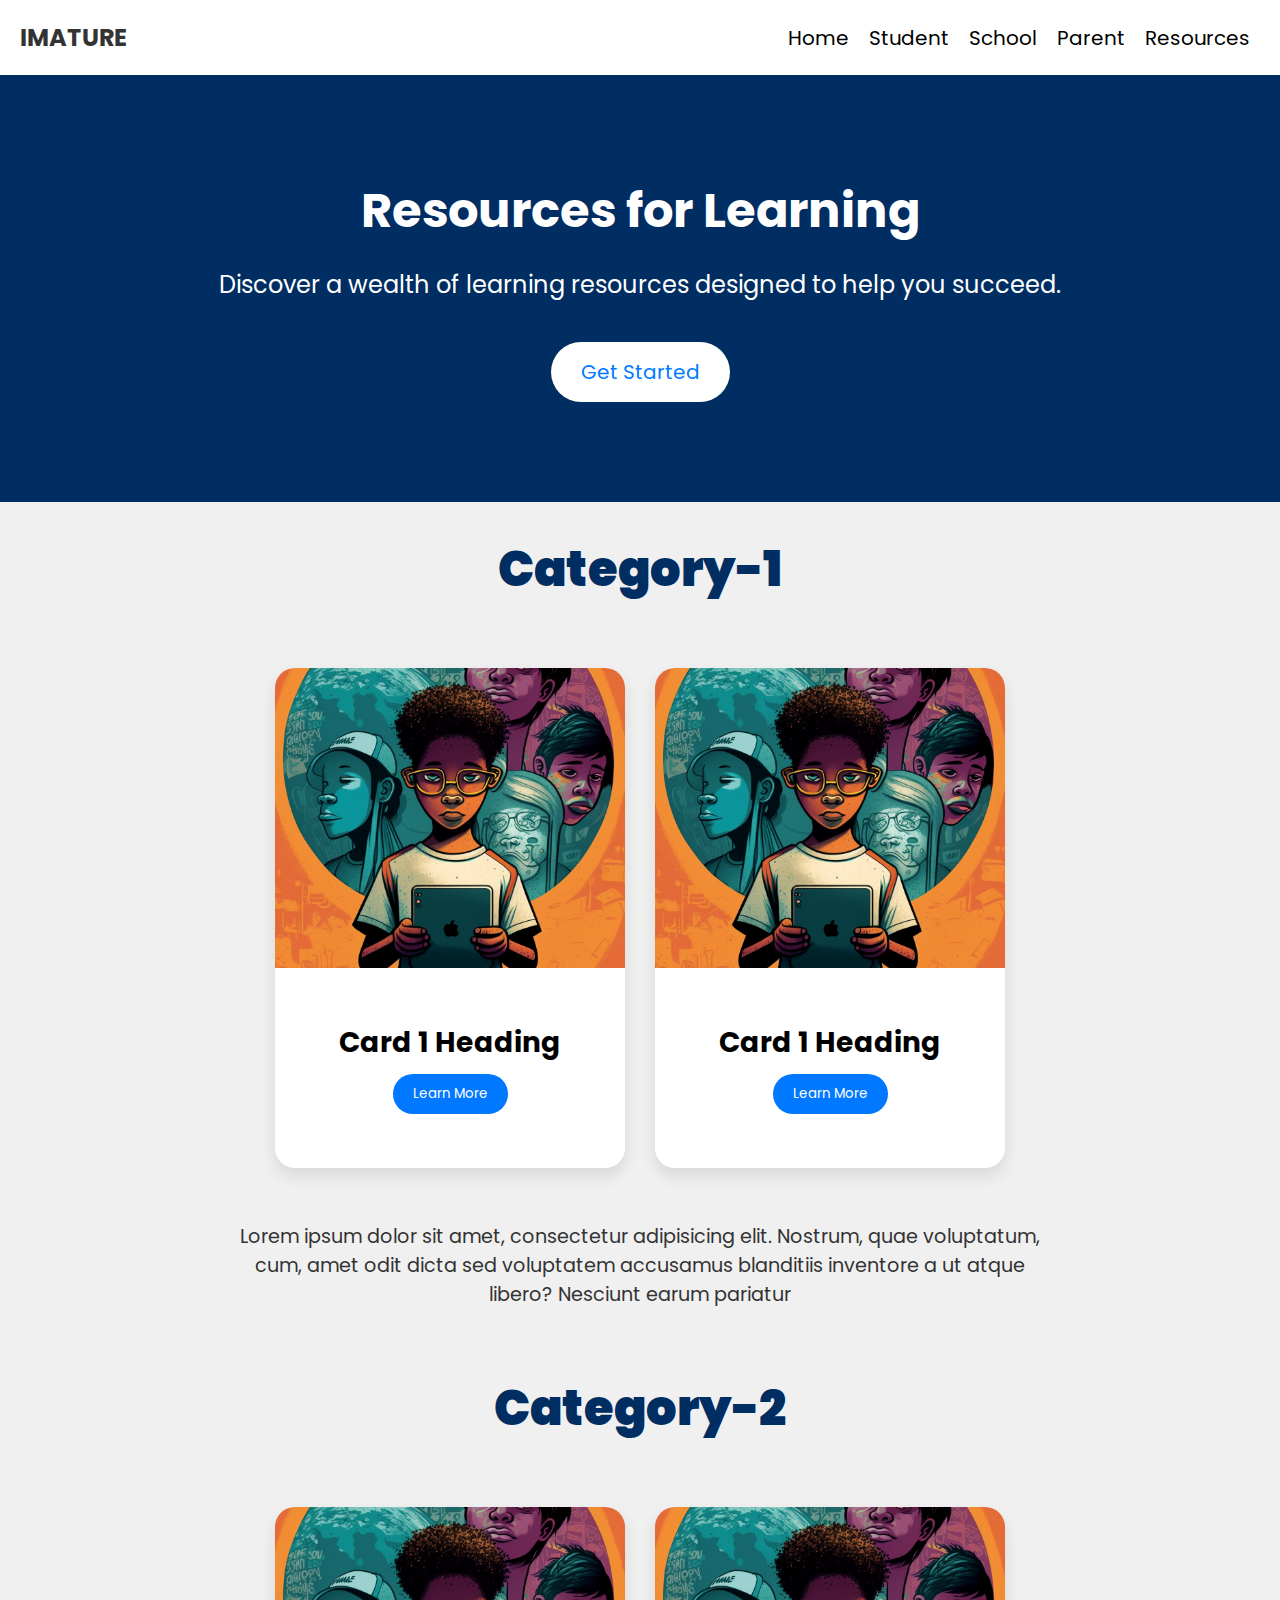
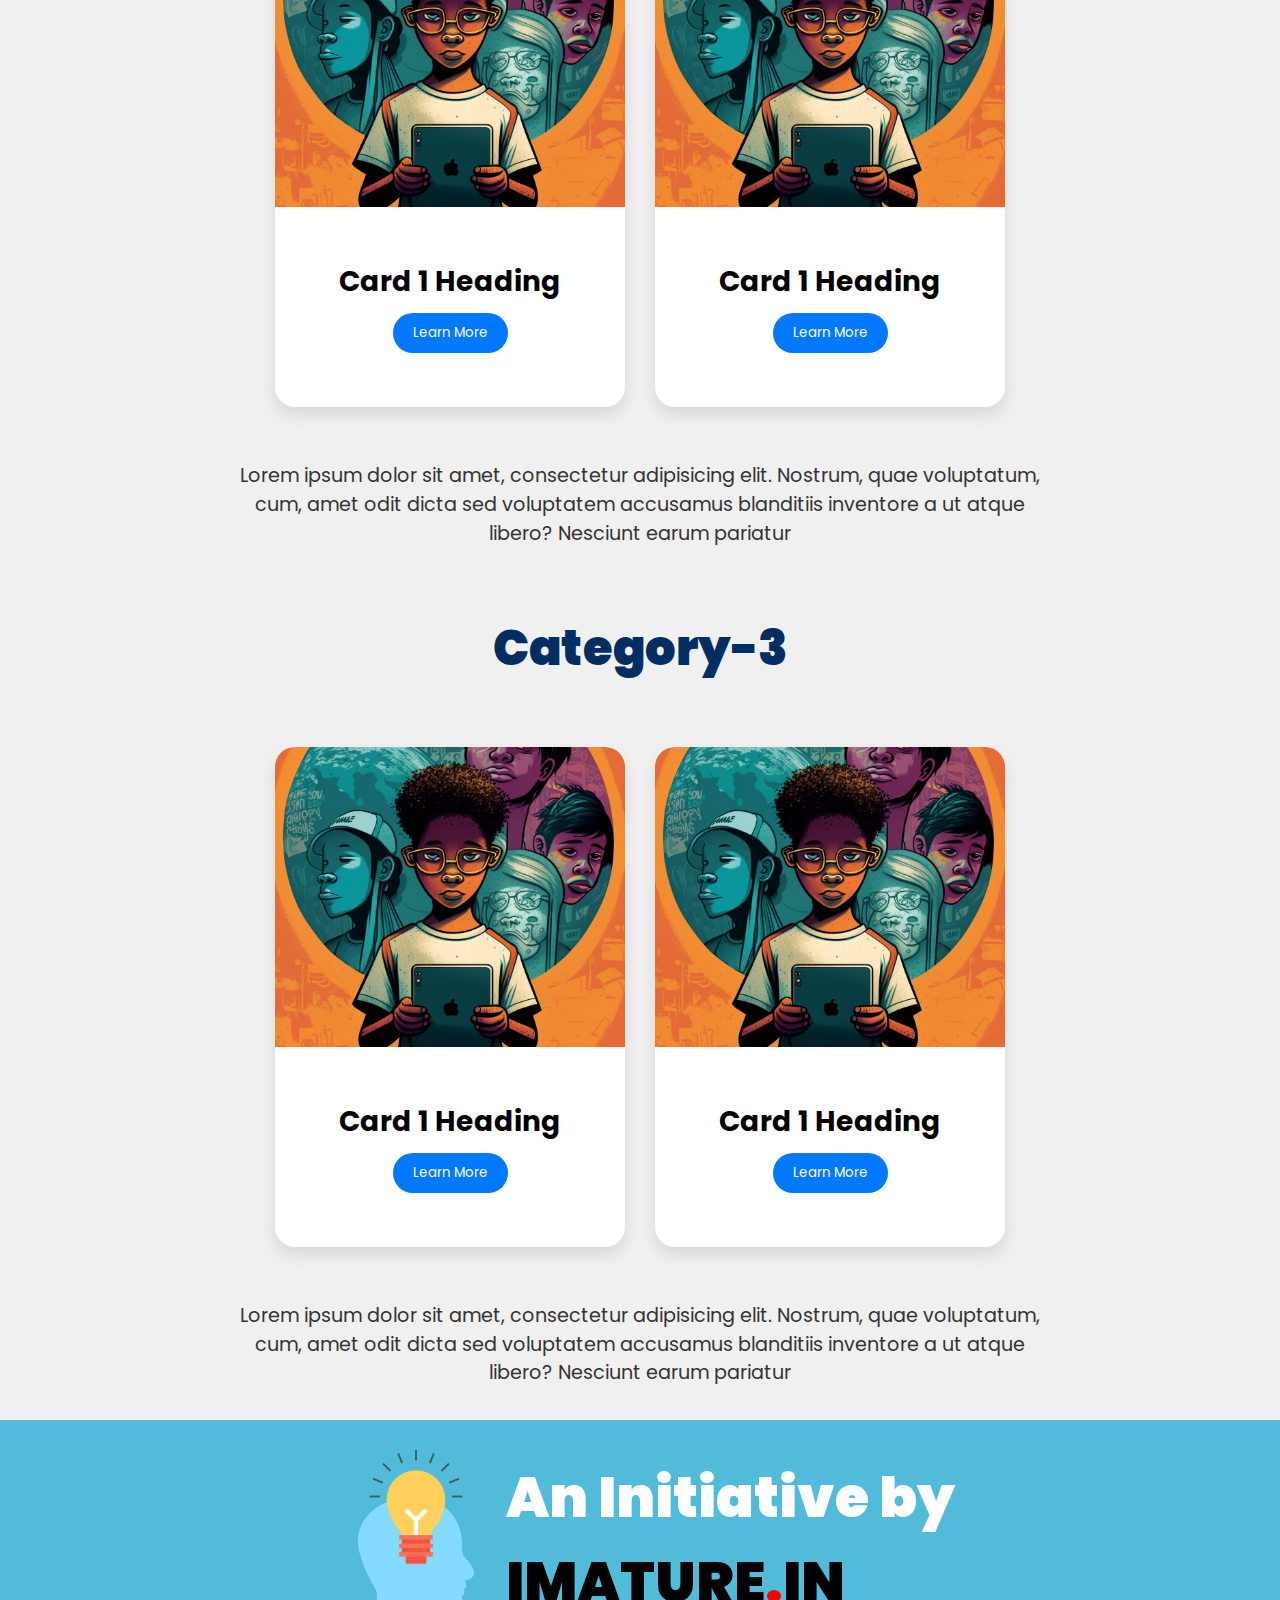
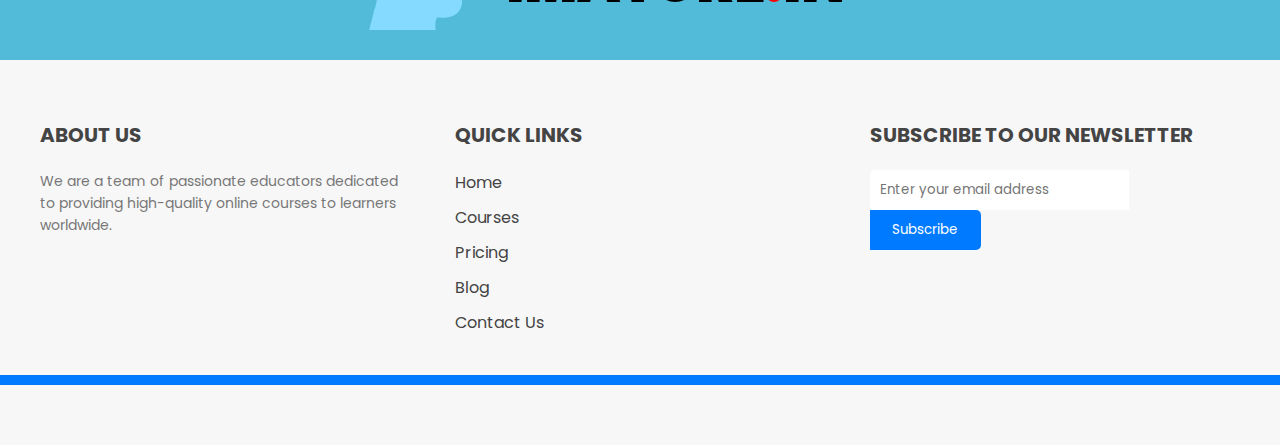
<file: resources.html>
<!DOCTYPE html>
<html lang="en">
  <head>
    <meta charset="UTF-8" />
    <meta http-equiv="X-UA-Compatible" content="IE=edge" />
    <meta name="viewport" content="width=device-width, initial-scale=1.0" />
    <title>Resources</title>
    <link rel="shortcut icon" href="./Images/fav.png" type="image/x-icon" />

    <link rel="stylesheet" href="./CSS/resources.css" />
  </head>
  <body>
    <!-- Navbar  -->

    <nav>
      <div class="logo">
        <a href="#">IMATURE</a>
      </div>
      <ul class="menu">
        <li><a href="/index.html">Home</a></li>
        <li><a href="/students.html">Student</a></li>
        <li><a href="/school.html">School</a></li>
        <li><a href="/parents.html">Parent</a></li>
        <li><a href="/resources.html">Resources</a></li>
      </ul>
      <div class="burger">
        <div class="line"></div>
        <div class="line"></div>
        <div class="line"></div>
      </div>
    </nav>

    <!-- HeroPage -->

    <section class="hero-section">
      <div class="hero-container">
        <h1 class="hero-heading">Resources for Learning</h1>
        <p class="hero-subheading">
          Discover a wealth of learning resources designed to help you succeed.
        </p>
        <a href="#" class="hero-cta">Get Started</a>
      </div>
    </section>

    <!-- Cards -->
    <div class="category-1">
        <h1 class="heading">Category-1</h1>
        <div class="category-content">
            <div class="card-container">
                <div class="card">
                    <div class="card-img">
                        <img src="./Images/3.png" alt="Card 1 Image">
                    </div>
                    <div class="card-content">
                        <h2>Card 1 Heading</h2>
                        
                        <button class="card-btn">Learn More</button>
                    </div>
                </div>
                <div class="card">
                    <div class="card-img">
                        <img src="./Images/3.png" alt="Card 1 Image">
                    </div>
                    <div class="card-content">
                        <h2>Card 1 Heading</h2>
                        
                        <button class="card-btn">Learn More</button>
                    </div>
                </div>
            </div>
            <p class="lower">
                Lorem ipsum dolor sit amet, consectetur adipisicing elit. Nostrum, quae voluptatum, cum, amet odit dicta sed voluptatem accusamus blanditiis inventore a ut atque libero? Nesciunt earum pariatur   
            </p>
        </div>
    </div>

    <!-- Category - II -->
    <div class="category-1">
        <h1 class="heading">Category-2</h1>
        <div class="category-content">
            <div class="card-container">
                <div class="card">
                    <div class="card-img">
                        <img src="./Images/3.png" alt="Card 1 Image">
                    </div>
                    <div class="card-content">
                        <h2>Card 1 Heading</h2>
                        
                        <button class="card-btn">Learn More</button>
                    </div>
                </div>
                <div class="card">
                    <div class="card-img">
                        <img src="./Images/3.png" alt="Card 1 Image">
                    </div>
                    <div class="card-content">
                        <h2>Card 1 Heading</h2>
                        
                        <button class="card-btn">Learn More</button>
                    </div>
                </div>
            </div>
            <p class="lower">
                Lorem ipsum dolor sit amet, consectetur adipisicing elit. Nostrum, quae voluptatum, cum, amet odit dicta sed voluptatem accusamus blanditiis inventore a ut atque libero? Nesciunt earum pariatur   
            </p>
        </div>
    </div>
    <!-- Category - III -->
    <div class="category-1">
        <h1 class="heading">Category-3</h1>
        <div class="category-content">
            <div class="card-container">
                <div class="card">
                    <div class="card-img">
                        <img src="./Images/3.png" alt="Card 1 Image">
                    </div>
                    <div class="card-content">
                        <h2>Card 1 Heading</h2>
                        
                        <button class="card-btn">Learn More</button>
                    </div>
                </div>
                <div class="card">
                    <div class="card-img">
                        <img src="./Images/3.png" alt="Card 1 Image">
                    </div>
                    <div class="card-content">
                        <h2>Card 1 Heading</h2>
                        
                        <button class="card-btn">Learn More</button>
                    </div>
                </div>
            </div>
            <p class="lower">
                Lorem ipsum dolor sit amet, consectetur adipisicing elit. Nostrum, quae voluptatum, cum, amet odit dicta sed voluptatem accusamus blanditiis inventore a ut atque libero? Nesciunt earum pariatur   
            </p>
        </div>
    </div>

    <!-- Inititaive strip -->
    
    
    <div class="initiate">
        <div class="initiate_content">
            <img src="./Images/initiative.png" alt="initiative" />
            <p class="para_by">
                <span class="white">An Initiative by</span>
                <br />IMATURE<span>.</span>IN
            </p>
        </div>
    </div>
    
    
    <!-- Footer -->
    
<footer>
    <div class="footer-container">
        <div class="footer-column">
            <h4>About Us</h4>
            <p>We are a team of passionate educators dedicated to providing high-quality online courses to learners
                worldwide.
            </p>
        </div>
        <div class="footer-column">
            <h4>Quick Links</h4>
            <ul>
                <li><a href="#">Home</a></li>
                <li><a href="#">Courses</a></li>
                <li><a href="#">Pricing</a></li>
                <li><a href="#">Blog</a></li>
                <li><a href="#">Contact Us</a></li>
            </ul>
        </div>
        <div class="footer-column">
            <h4>Subscribe to our Newsletter</h4>
            <form>
                <input type="email" placeholder="Enter your email address" required>
                <button type="submit">Subscribe</button>
            </form>
        </div>
    </div>
    <div class="footer-scroll"></div>
</footer>

  </body>
</html>
</file>
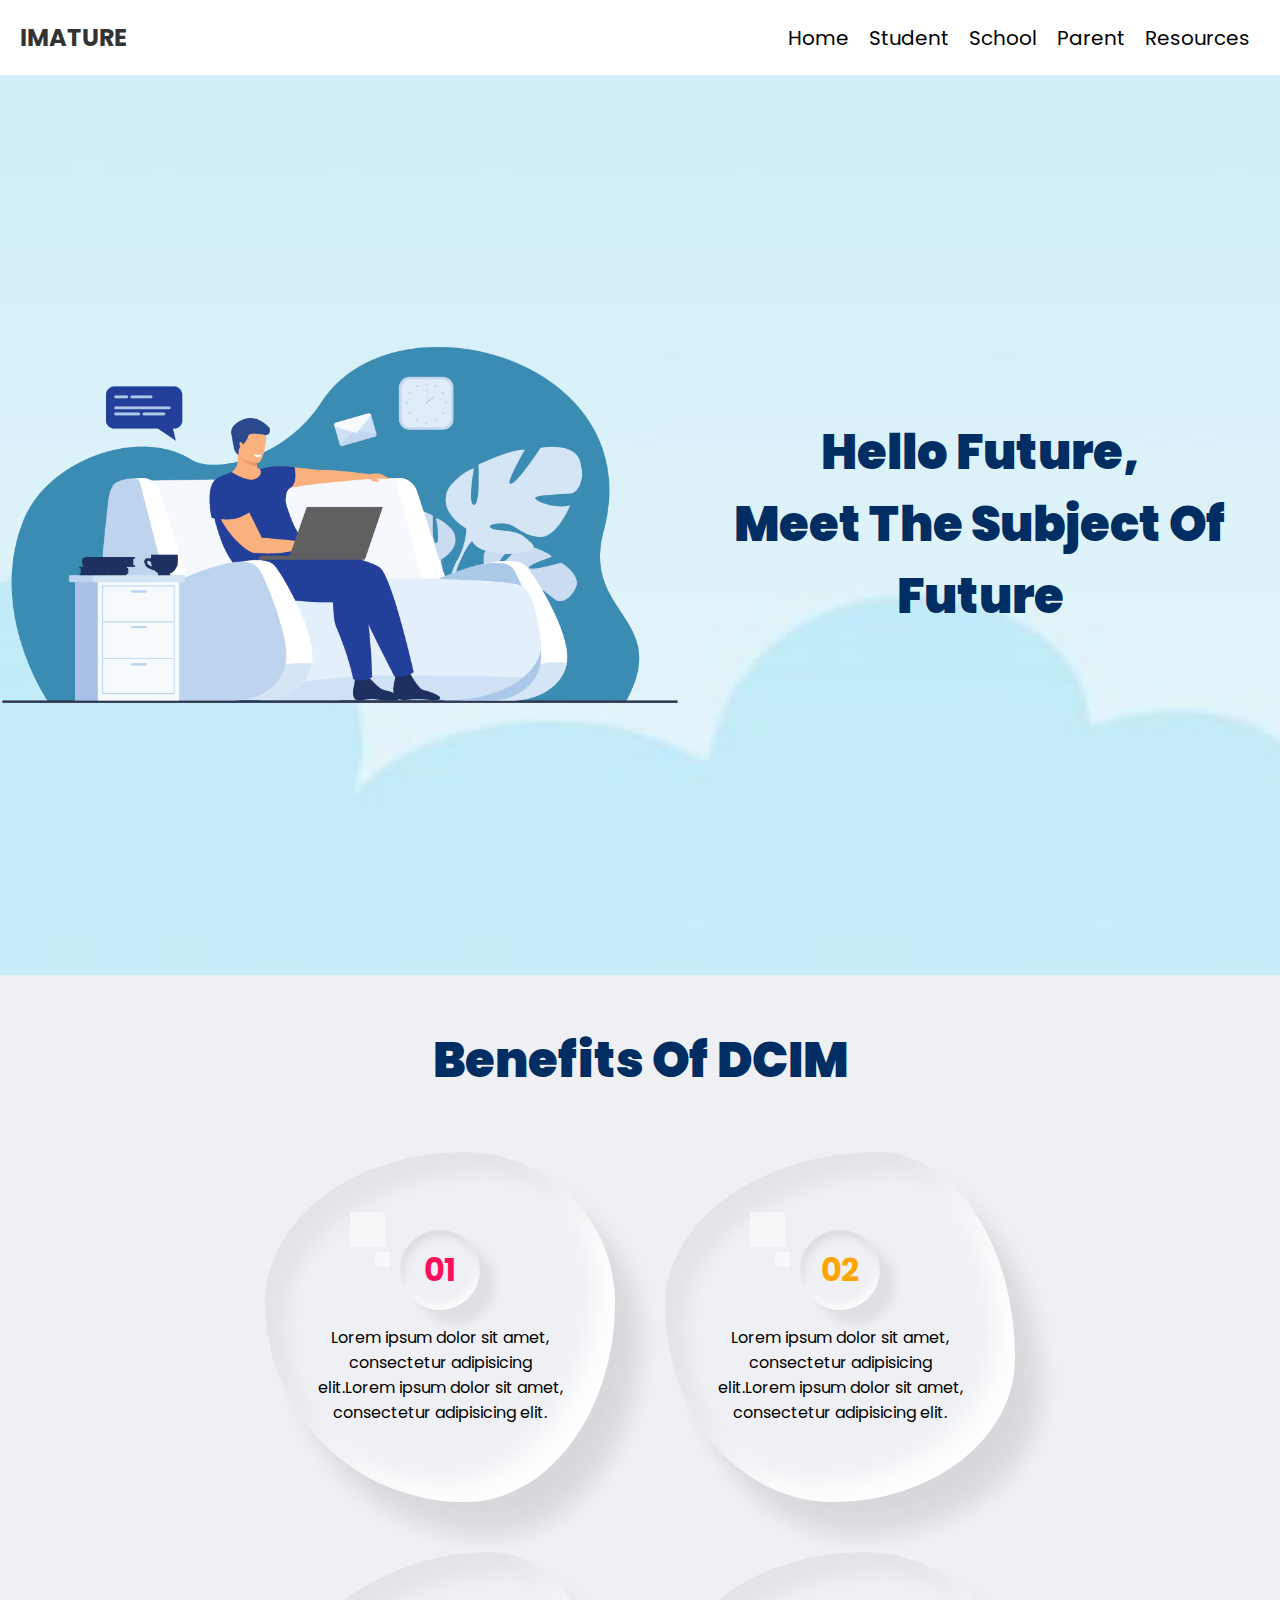
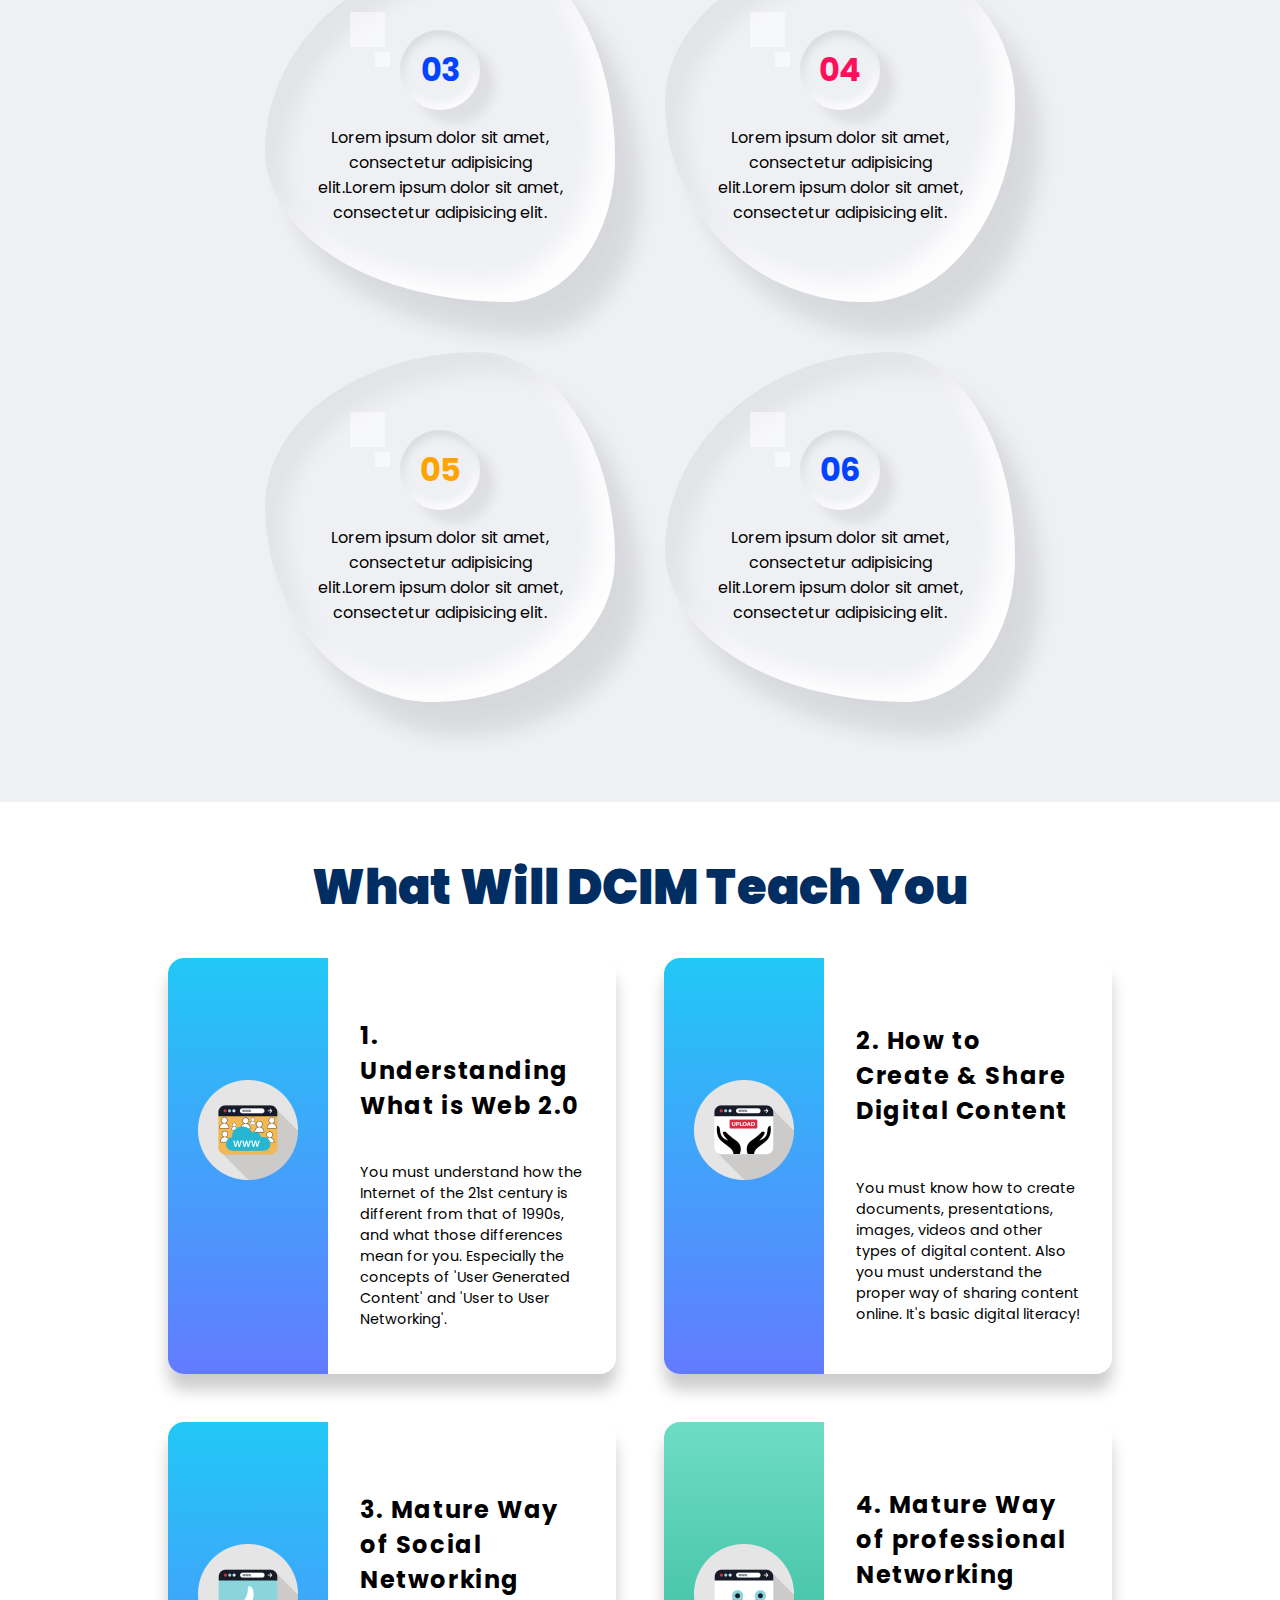
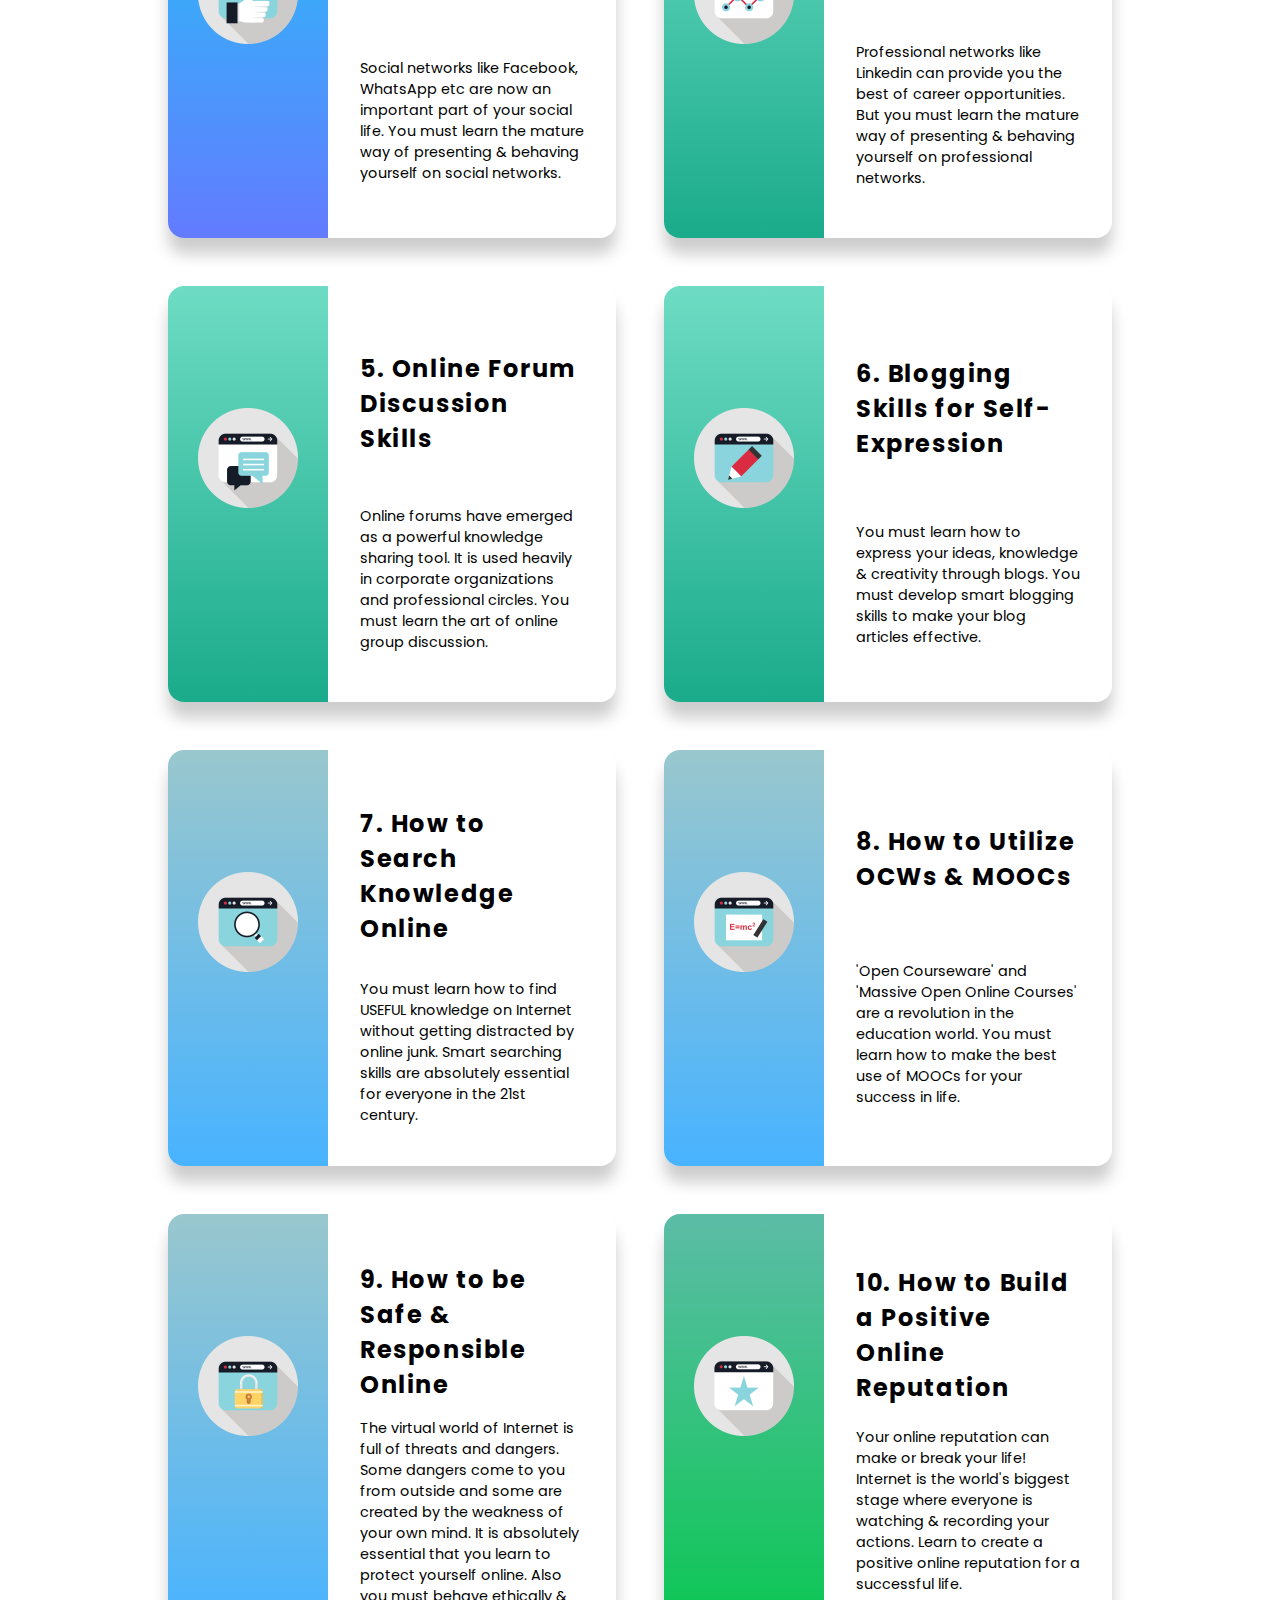
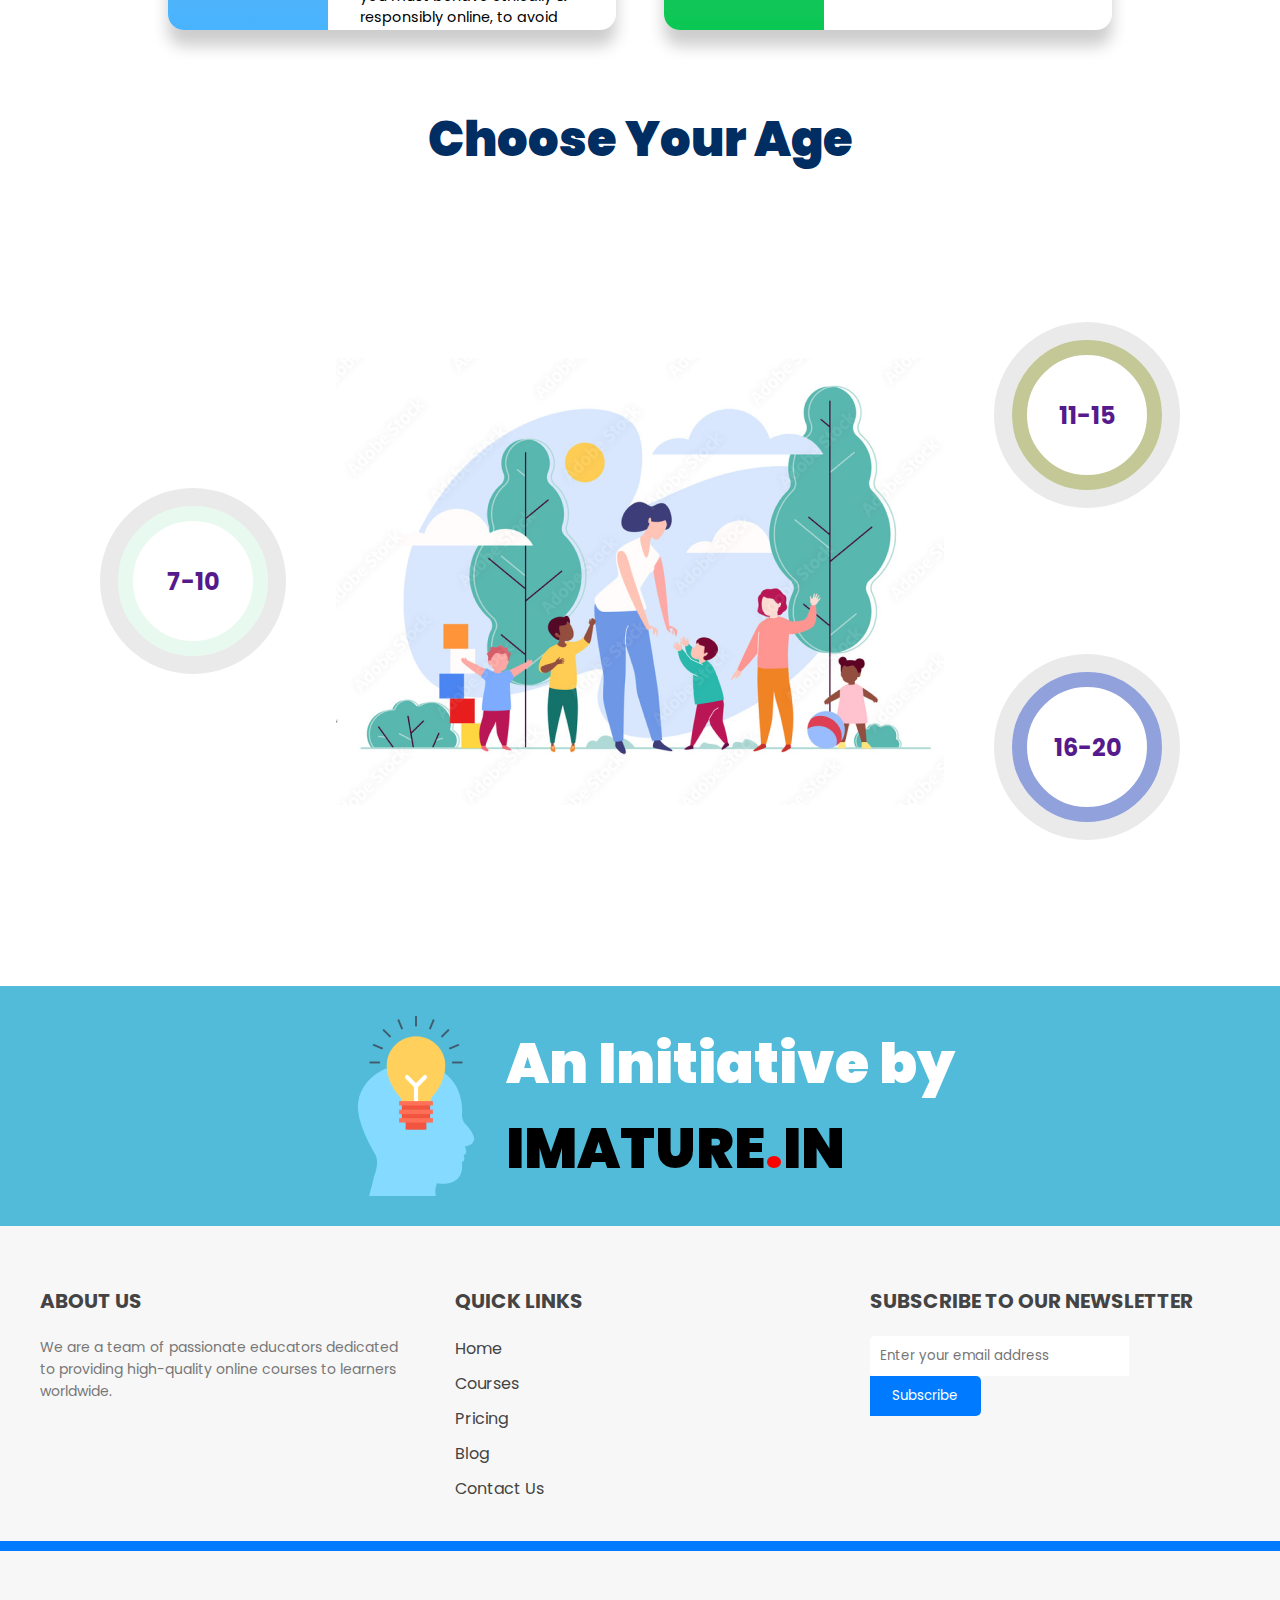
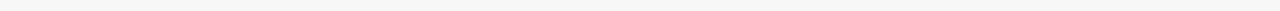
<file: students.html>
<!DOCTYPE html>
<html lang="en">
  <head>
    <meta charset="UTF-8" />
    <meta http-equiv="X-UA-Compatible" content="IE=edge" />
    <meta name="viewport" content="width=device-width, initial-scale=1.0" />
    <title>Students</title>

    <link rel="stylesheet" href="./CSS/students.css" />
    <link rel="shortcut icon" href="./Images/fav.png" type="image/x-icon" />

    <script src="./Js/javascript.js"></script>
  </head>
  <body>
    <!-- Navbar -->

    <nav>
      <div class="logo">
        <a href="#">IMATURE</a>
      </div>
      <ul class="menu">
        <li><a href="/index.html">Home</a></li>
        <li><a href="/students.html">Student</a></li>
        <li><a href="/school.html">School</a></li>
        <li><a href="/parents.html">Parent</a></li>
        <li><a href="/resources.html">Resources</a></li>
      </ul>
      <div class="burger">
        <div class="line"></div>
        <div class="line"></div>
        <div class="line"></div>
      </div>
    </nav>

    <!-- HeroPage -->

    <div class="child_header">
      <img
        class="student-laptop"
        src="./Images/StudentsPage/ManOnCouche.png"
        alt="snake"
      />

      <div class="child_para">
        <p class="heading">Hello Future, <br> Meet The Subject Of Future</p>
      </div>
    </div>

    <!-- Opportunities -->

    
    <div class="section-opp">
      <h1 class="heading">Benefits Of DCIM</h1>
      <div class="opportunity-wrap">
      <div class="container-opp">
        <div class="drop" style="--color: #ff0f5b">
          <div class="content">
            <h2>01</h2>
            <p>Lorem ipsum dolor sit amet, consectetur adipisicing elit.Lorem ipsum dolor sit amet, consectetur adipisicing elit.</p>
          </div>
        </div>
        <div class="drop" style="--color: #fea401">
          <div class="content">
            <h2>02</h2>
            <p>Lorem ipsum dolor sit amet, consectetur adipisicing elit.Lorem ipsum dolor sit amet, consectetur adipisicing elit.</p>
          </div>
        </div>
        <div class="drop" style="--color: #0143ff">
          <div class="content">
            <h2>03</h2>
            <p>Lorem ipsum dolor sit amet, consectetur adipisicing elit.Lorem ipsum dolor sit amet, consectetur adipisicing elit.</p>
          </div>
        </div>
        <div class="drop" style="--color: #ff0f5b">
          <div class="content">
            <h2>04</h2>
            <p>Lorem ipsum dolor sit amet, consectetur adipisicing elit.Lorem ipsum dolor sit amet, consectetur adipisicing elit.</p>
          </div>
        </div>
        <div class="drop" style="--color: #fea401">
          <div class="content">
            <h2>05</h2>
            <p>Lorem ipsum dolor sit amet, consectetur adipisicing elit.Lorem ipsum dolor sit amet, consectetur adipisicing elit.</p>
          </div>
        </div>
        <div class="drop" style="--color: #0143ff">
          <div class="content">
            <h2>06</h2>
            <p>Lorem ipsum dolor sit amet, consectetur adipisicing elit.Lorem ipsum dolor sit amet, consectetur adipisicing elit.</p>
          </div>
        </div>
      </div>
      </div>
    </div>

    

    <!-- Skills -->

    <div class="children_skills">
      <h1 class="heading">What Will DCIM Teach You</h1>

      <div class="container">
        <div class="card">
          <div class="left-column background1-left-column">
            <img src="./Images/StudentsPage/www (2).png" alt="www" />
          </div>

          <div class="right-column">
            <h2>1. Understanding What is Web 2.0</h2>
            <p>
              You must understand how the Internet of the 21st century is
              different from that of 1990s, and what those differences mean for
              you. Especially the concepts of 'User Generated Content' and 'User
              to User Networking'.
            </p>
          </div>
        </div>

        <div class="card">
          <div class="left-column background1-left-column">
            <img src="./Images/StudentsPage/create.png" alt="create" />
          </div>

          <div class="right-column">
            <h2>2. How to Create & Share Digital Content</h2>
            <p>
              You must know how to create documents, presentations, images,
              videos and other types of digital content. Also you must
              understand the proper way of sharing content online. It's basic
              digital literacy!
            </p>
          </div>
        </div>

        <div class="card">
          <div class="left-column background1-left-column">
            <img src="./Images/StudentsPage/skill_3.png" alt="skills" />
          </div>

          <div class="right-column">
            <h2>3. Mature Way of Social Networking</h2>
            <p>
              Social networks like Facebook, WhatsApp etc are now an important
              part of your social life. You must learn the mature way of
              presenting & behaving yourself on social networks.
            </p>
          </div>
        </div>

        <div class="card">
          <div class="left-column background2-left-column">
            <img src="./Images//StudentsPage/skill_4.png" alt="skills" />
          </div>

          <div class="right-column">
            <h2>4. Mature Way of professional Networking</h2>
            <p>
              Professional networks like Linkedin can provide you the best of
              career opportunities. But you must learn the mature way of
              presenting & behaving yourself on professional networks.
            </p>
          </div>
        </div>

        <div class="card">
          <div class="left-column background2-left-column">
            <img src="./Images/StudentsPage/skill_5.png" alt="skills" />
          </div>

          <div class="right-column">
            <h2>5. Online Forum Discussion Skills</h2>
            <p>
              Online forums have emerged as a powerful knowledge sharing tool.
              It is used heavily in corporate organizations and professional
              circles. You must learn the art of online group discussion.
            </p>
          </div>
        </div>

        <div class="card">
          <div class="left-column background2-left-column">
            <img src="./Images/StudentsPage/skill_6.png" alt="skills" />
          </div>

          <div class="right-column">
            <h2>6. Blogging Skills for Self-Expression</h2>
            <p>
              You must learn how to express your ideas, knowledge & creativity
              through blogs. You must develop smart blogging skills to make your
              blog articles effective.
            </p>
          </div>
        </div>

        <div class="card">
          <div class="left-column background3-left-column">
            <img src="./Images/StudentsPage/skill_7.png" alt="skills" />
          </div>

          <div class="right-column">
            <h2>7. How to Search Knowledge Online</h2>
            <p>
              You must learn how to find USEFUL knowledge on Internet without
              getting distracted by online junk. Smart searching skills are
              absolutely essential for everyone in the 21st century.
            </p>
          </div>
        </div>

        <div class="card">
          <div class="left-column background3-left-column">
            <img src="./Images/StudentsPage/skill_8.png" alt="skills" />
          </div>

          <div class="right-column">
            <h2>8. How to Utilize OCWs & MOOCs</h2>
            <p>
              'Open Courseware' and 'Massive Open Online Courses' are a
              revolution in the education world. You must learn how to make the
              best use of MOOCs for your success in life.
            </p>
          </div>
        </div>

        <div class="card">
          <div class="left-column background3-left-column">
            <img src="./Images/StudentsPage/skill_9.png" alt="skills" />
          </div>

          <div class="right-column">
            <h2>9. How to be Safe & Responsible Online</h2>
            <p>
              The virtual world of Internet is full of threats and dangers. Some
              dangers come to you from outside and some are created by the
              weakness of your own mind. It is absolutely essential that you
              learn to protect yourself online. Also you must behave ethically &
              responsibly online, to avoid becoming a cyber criminal.
            </p>
          </div>
        </div>

        <div class="card">
          <div class="left-column background4-left-column">
            <img src="./Images/StudentsPage/skill_10.png" alt="skills" />
          </div>

          <div class="right-column">
            <h2>10. How to Build a Positive Online Reputation</h2>
            <p>
              Your online reputation can make or break your life! Internet is
              the world's biggest stage where everyone is watching & recording
              your actions. Learn to create a positive online reputation for a
              successful life.
            </p>
          </div>
        </div>
      </div>
    </div>

    <!-- Resources -->


    <div class="children_resource">
        <h1 class="heading">Choose Your Age</h1>
        <div class="choose">
            <div class="part1">
                <!-- <div class="choose_circle">
                    <a href="">
                        <div class="circle_content one">
                            <h1>3-6</h1>
                        </div>
                    </a>   
                </div> -->
                <div class="choose_circle">
                    <a href="">
                        <div class="circle_content two">
                            <h1>7-10</h1>
                        </div>
                    </a>
                </div>
            </div>
            <img src="./Images/StudentsPage/agechild.png" alt="agechild">
            <div class="part2">
    
                <div class="choose_circle">
                    <a href="">
                        <div class="circle_content three">
                            <h1>11-15</h1>
                        </div>
                    </a>
                </div>
                <div class="choose_circle">
                    <a href="">
                        <div class="circle_content four">
                            <h1>16-20</h1>
                    </a>
                </div>
            </div>
        </div>
    </div>

    <!-- Inititaive strip -->
    
    
    <div class="initiate">
      <div class="initiate_content">
        <img src="./Images/initiative.png" alt="initiative" />
        <p class="para_by">
          <span class="white">An Initiative by</span>
          <br />IMATURE<span>.</span>IN
        </p>
      </div>
    </div>
    
    
    <!-- Footer -->
    
    <footer>
      <div class="footer-container">
        <div class="footer-column">
          <h4>About Us</h4>
          <p>We are a team of passionate educators dedicated to providing high-quality online courses to learners worldwide.
          </p>
        </div>
        <div class="footer-column">
          <h4>Quick Links</h4>
          <ul>
            <li><a href="#">Home</a></li>
            <li><a href="#">Courses</a></li>
            <li><a href="#">Pricing</a></li>
            <li><a href="#">Blog</a></li>
            <li><a href="#">Contact Us</a></li>
          </ul>
        </div>
        <div class="footer-column">
          <h4>Subscribe to our Newsletter</h4>
          <form>
            <input type="email" placeholder="Enter your email address" required>
            <button type="submit">Subscribe</button>
          </form>
        </div>
      </div>
      <div class="footer-scroll"></div>
    </footer>

  </body>
</html>
</file>
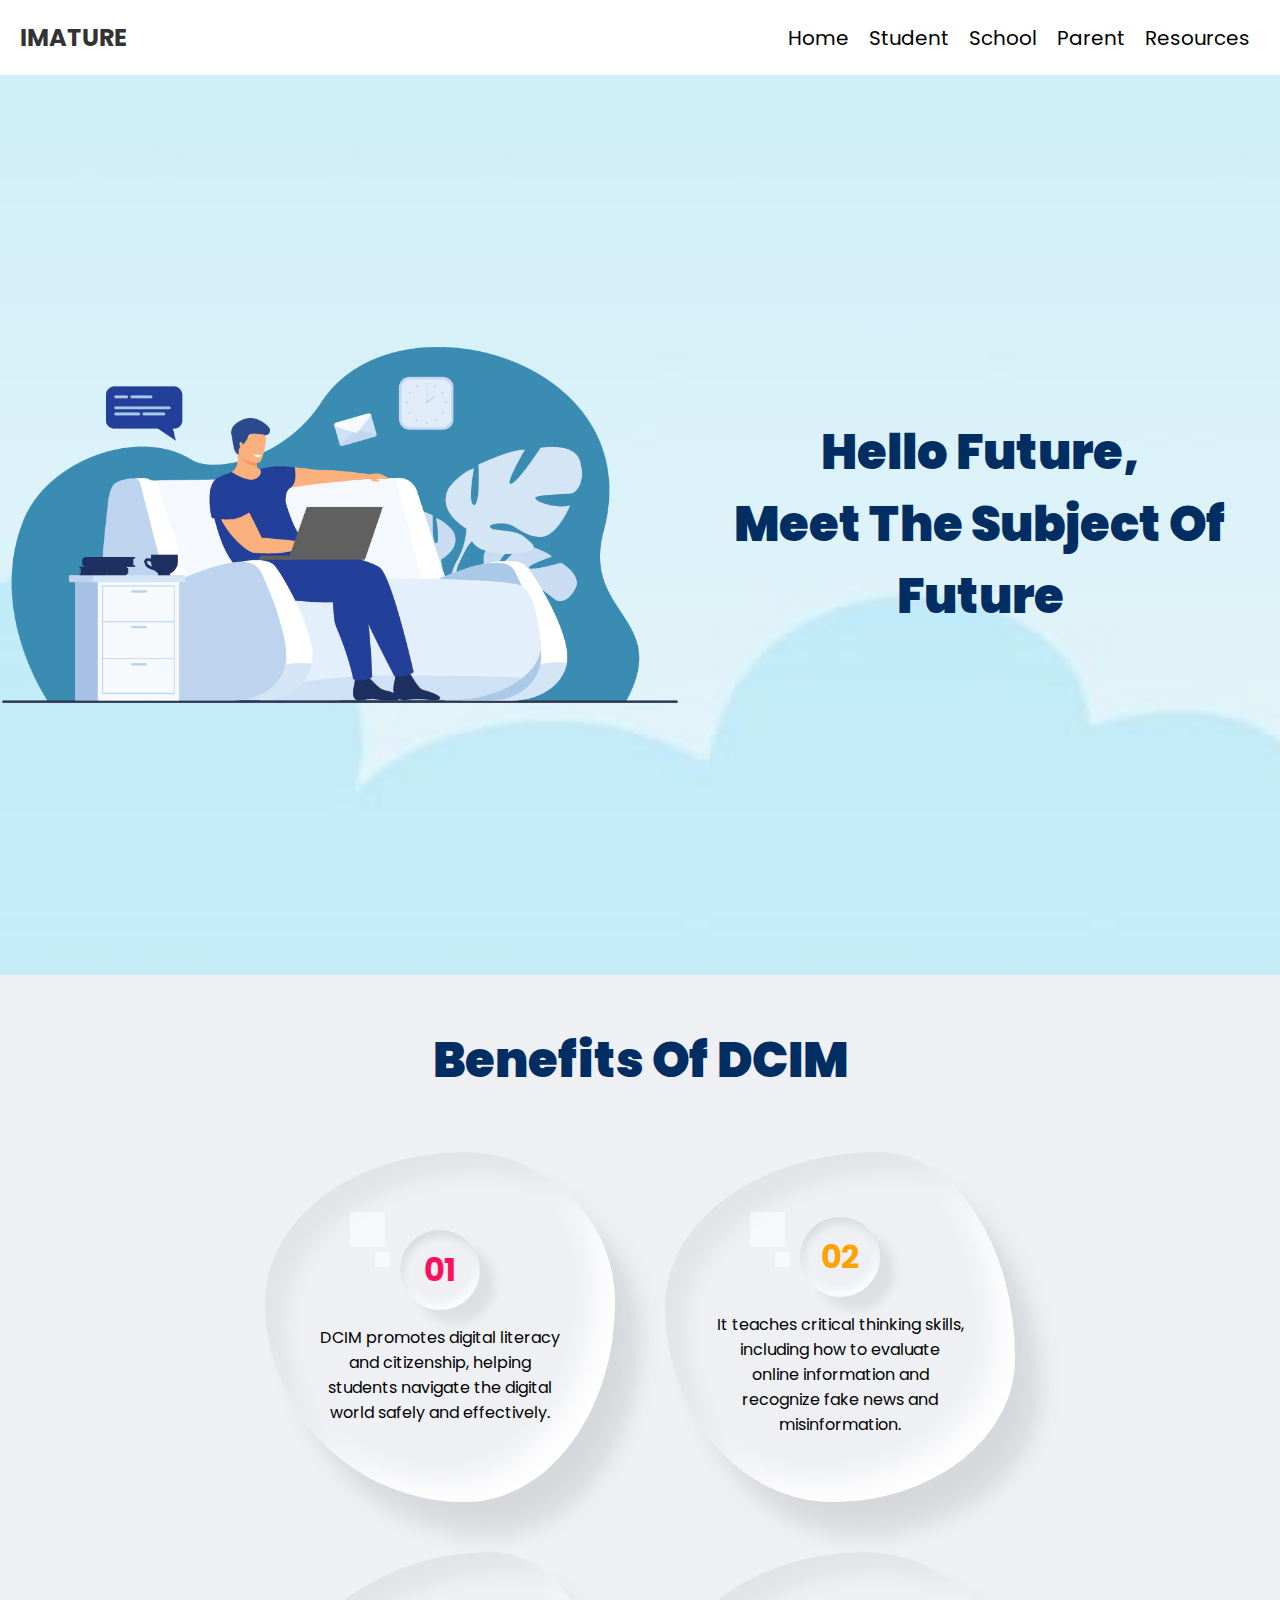
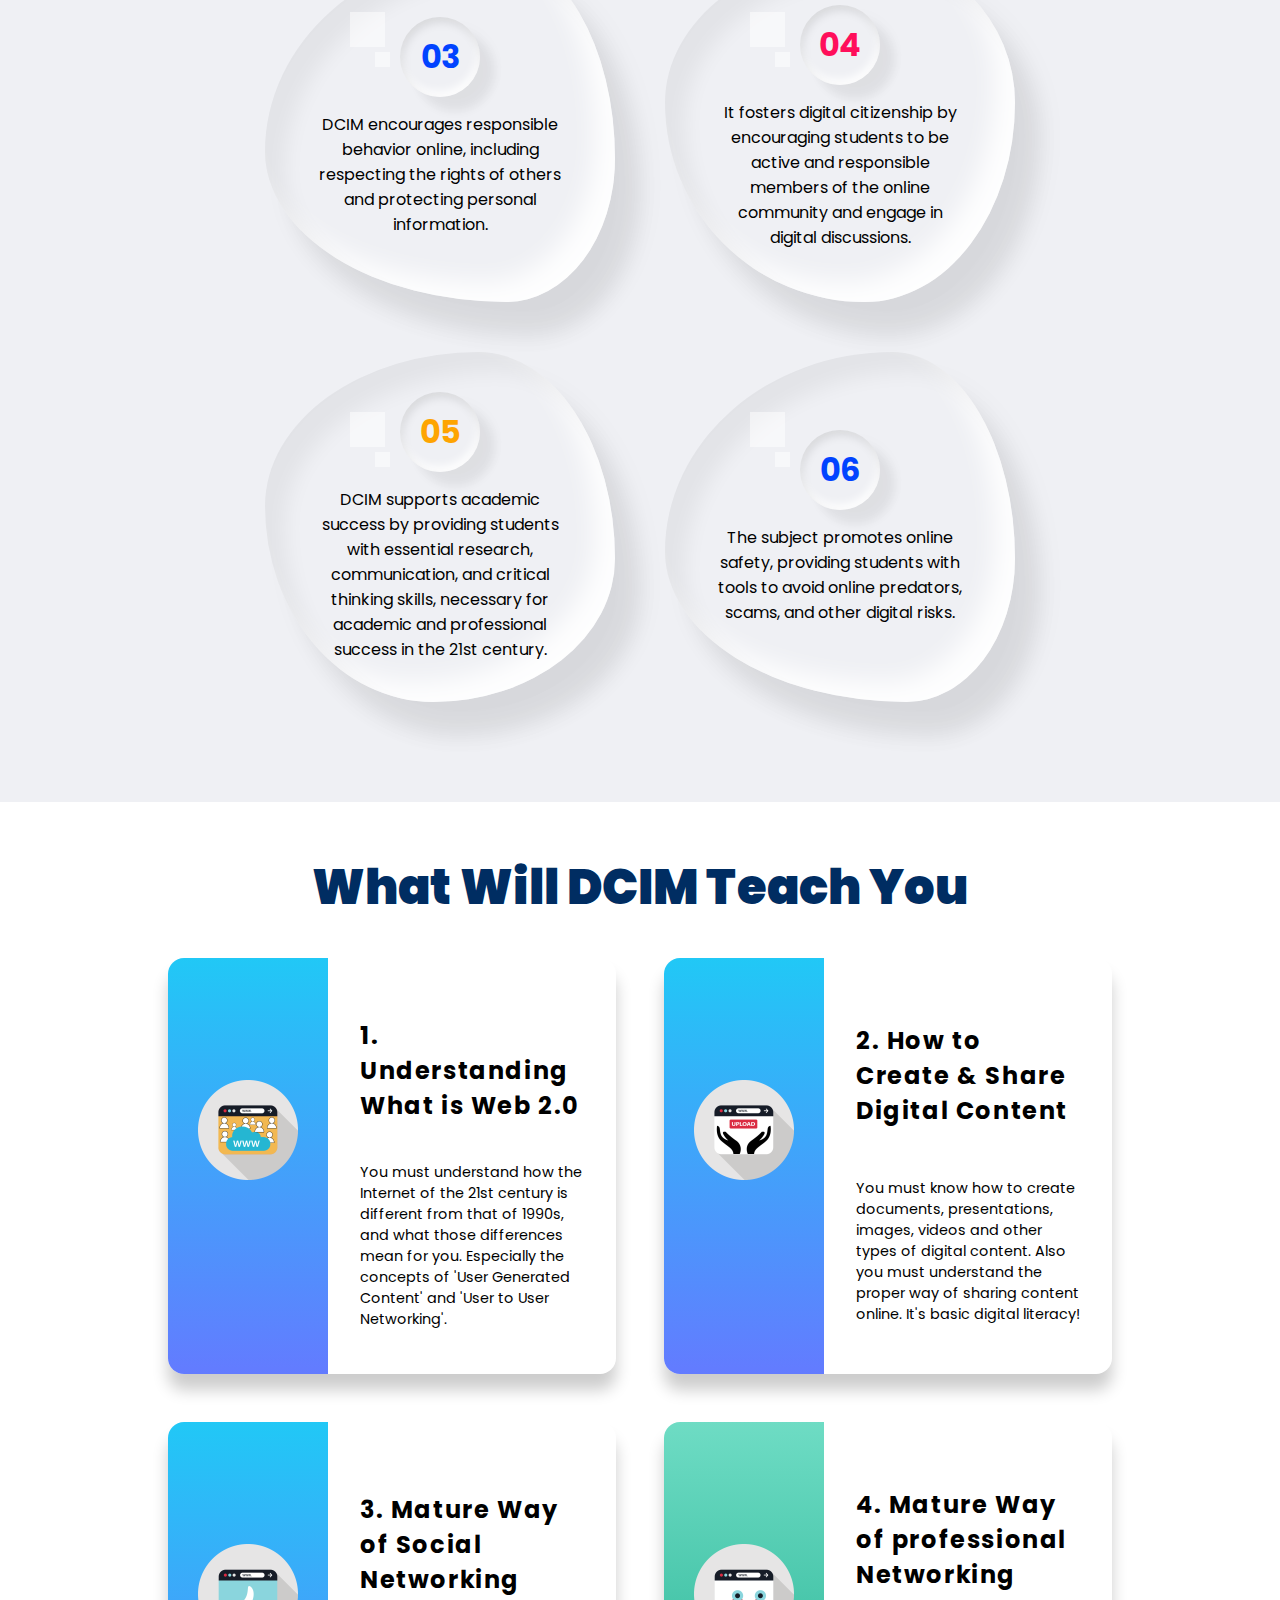
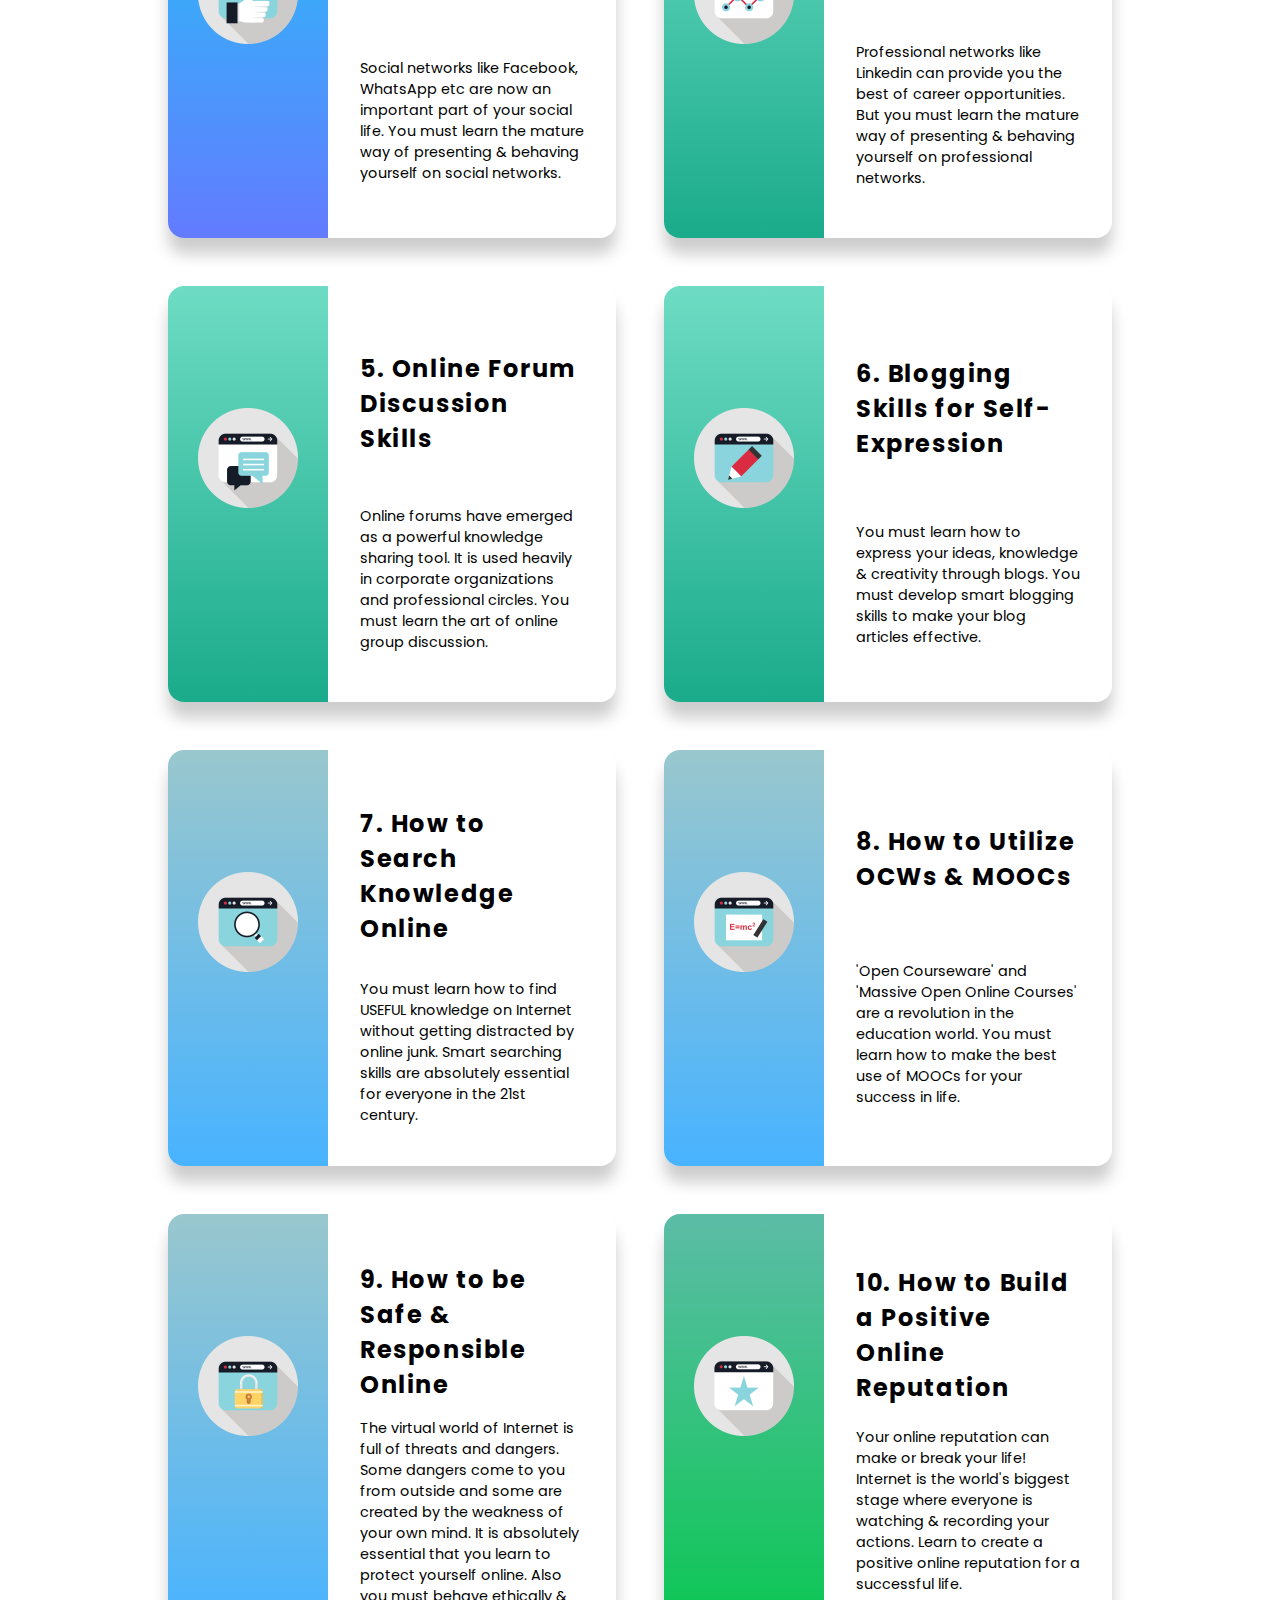
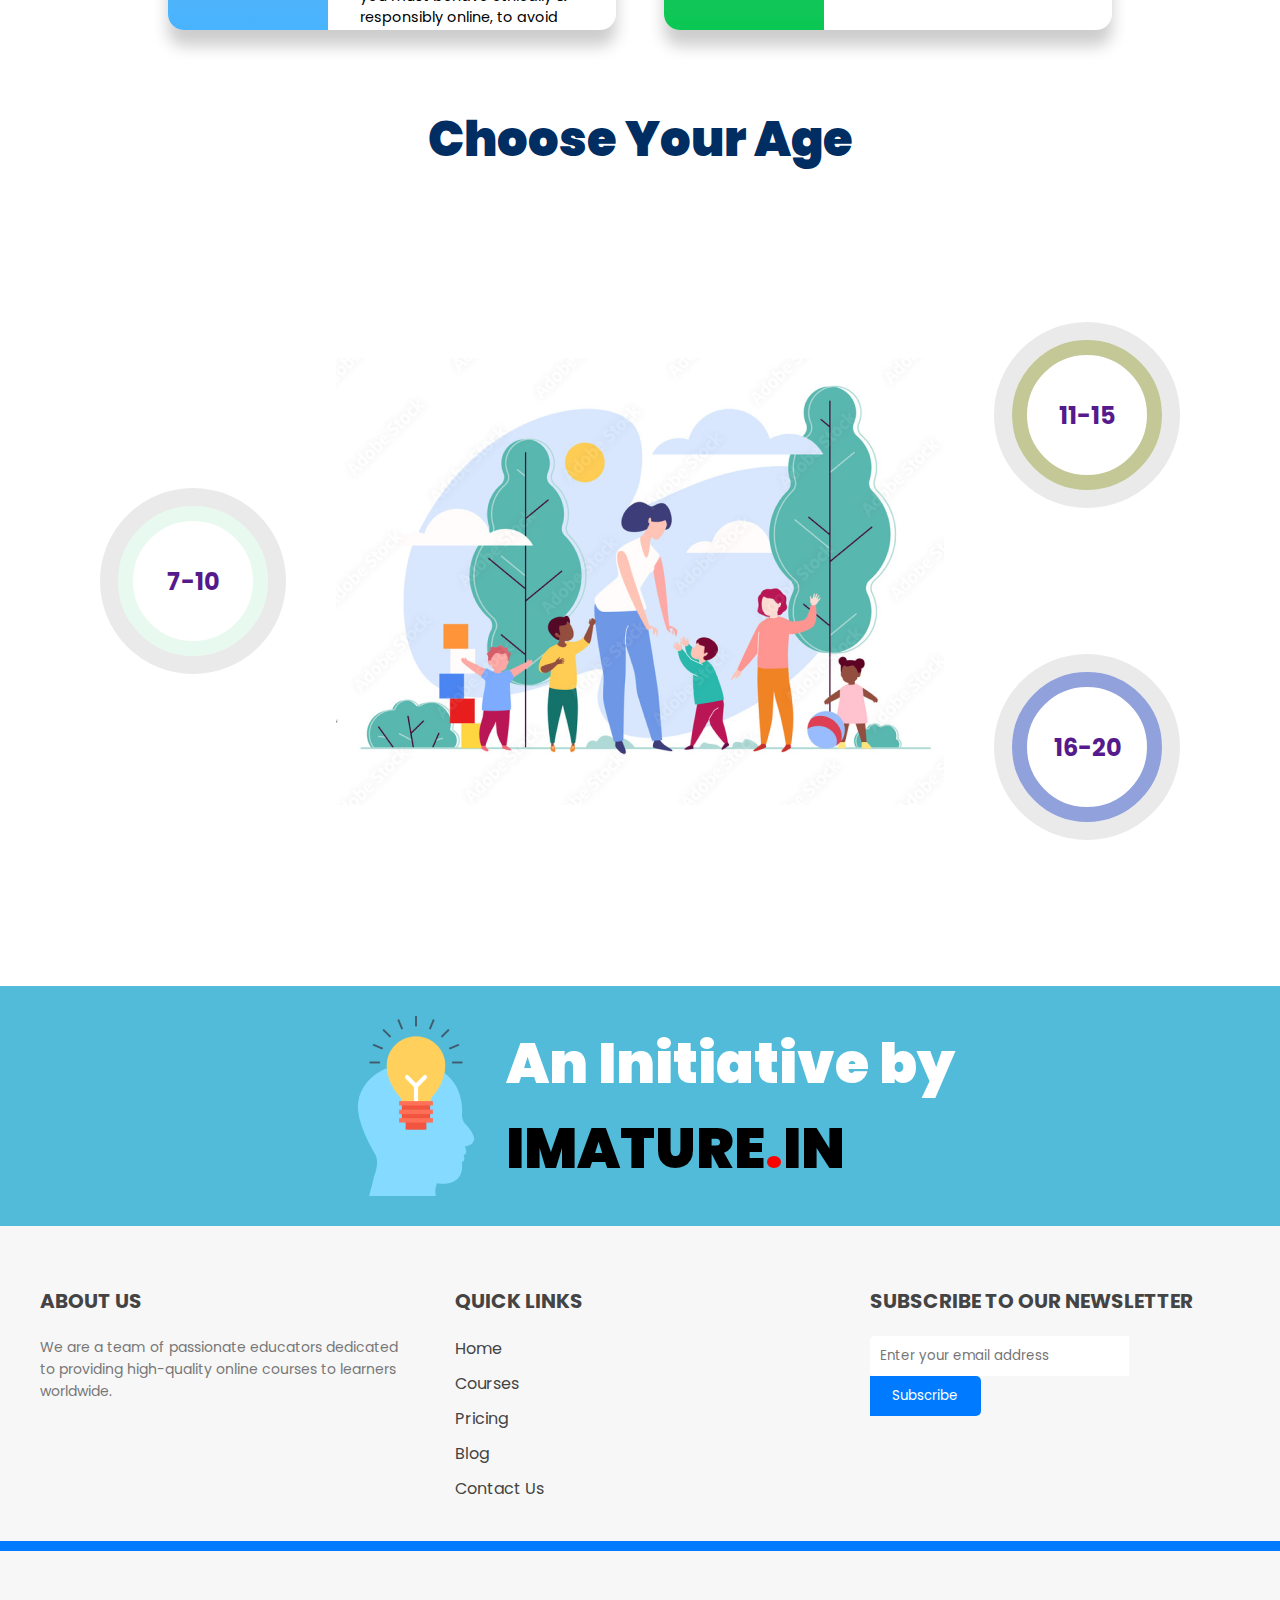
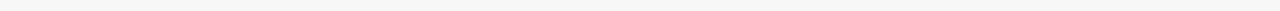
<file: iMature-main/students.html>
<!DOCTYPE html>
<html lang="en">

<head>
  <meta charset="UTF-8" />
  <meta http-equiv="X-UA-Compatible" content="IE=edge" />
  <meta name="viewport" content="width=device-width, initial-scale=1.0" />
  <title>Students</title>

  <link rel="stylesheet" href="./CSS/students.css" />
  <link rel="shortcut icon" href="./Images/fav.png" type="image/x-icon" />

  <script src="./Js/javascript.js"></script>
</head>

<body>
  <!-- Navbar -->

  <nav>
    <div class="logo">
      <a href="#">IMATURE</a>
    </div>
    <ul class="menu">
      <li><a href="/index.html">Home</a></li>
      <li><a href="/students.html">Student</a></li>
      <li><a href="/school.html">School</a></li>
      <li><a href="/parents.html">Parent</a></li>
      <li><a href="/resources.html">Resources</a></li>
    </ul>
    <div class="burger">
      <div class="line"></div>
      <div class="line"></div>
      <div class="line"></div>
    </div>
  </nav>

  <!-- HeroPage -->

  <div class="child_header">
    <img class="student-laptop" src="./Images/StudentsPage/ManOnCouche.png" alt="snake" />

    <div class="child_para">
      <p class="heading">Hello Future, <br> Meet The Subject Of Future</p>
    </div>
  </div>

  <!-- Opportunities -->


  <div class="section-opp">
    <h1 class="heading">Benefits Of DCIM</h1>
    <div class="opportunity-wrap">
      <div class="container-opp">
        <div class="drop" style="--color: #ff0f5b">
          <div class="content">
            <h2>01</h2>
            <p>
              DCIM promotes digital literacy and citizenship, helping students navigate the digital world safely and
              effectively.
            </p>
          </div>
        </div>
        <div class="drop" style="--color: #fea401">
          <div class="content">
            <h2>02</h2>
            <p>It teaches critical thinking skills, including how to evaluate online information and recognize fake news and misinformation.

            </p>
          </div>
        </div>
        <div class="drop" style="--color: #0143ff">
          <div class="content">
            <h2>03</h2>
            <p>DCIM encourages responsible behavior online, including respecting the rights of others and protecting personal information.</p>
          </div>
        </div>
        <div class="drop" style="--color: #ff0f5b">
          <div class="content">
            <h2>04</h2>
            <p>It fosters digital citizenship by encouraging students to be active and responsible members of the online community and engage in digital discussions.</p>
          </div>
        </div>
        <div class="drop" style="--color: #fea401">
          <div class="content">
            <h2>05</h2>
            <p>DCIM supports academic success by providing students with essential research, communication, and critical thinking skills, necessary for academic and professional success in the 21st century.</p>
          </div>
        </div>
        <div class="drop" style="--color: #0143ff">
          <div class="content">
            <h2>06</h2>
            <p>The subject promotes online safety, providing students with tools to avoid online predators, scams, and other digital risks.</p>
          </div>
        </div>
      </div>
    </div>
  </div>



  <!-- Skills -->

  <div class="children_skills">
    <h1 class="heading">What Will DCIM Teach You</h1>

    <div class="container">
      <div class="card">
        <div class="left-column background1-left-column">
          <img src="./Images/StudentsPage/www (2).png" alt="www" />
        </div>

        <div class="right-column">
          <h2>1. Understanding What is Web 2.0</h2>
          <p>
            You must understand how the Internet of the 21st century is
            different from that of 1990s, and what those differences mean for
            you. Especially the concepts of 'User Generated Content' and 'User
            to User Networking'.
          </p>
        </div>
      </div>

      <div class="card">
        <div class="left-column background1-left-column">
          <img src="./Images/StudentsPage/create.png" alt="create" />
        </div>

        <div class="right-column">
          <h2>2. How to Create & Share Digital Content</h2>
          <p>
            You must know how to create documents, presentations, images,
            videos and other types of digital content. Also you must
            understand the proper way of sharing content online. It's basic
            digital literacy!
          </p>
        </div>
      </div>

      <div class="card">
        <div class="left-column background1-left-column">
          <img src="./Images/StudentsPage/skill_3.png" alt="skills" />
        </div>

        <div class="right-column">
          <h2>3. Mature Way of Social Networking</h2>
          <p>
            Social networks like Facebook, WhatsApp etc are now an important
            part of your social life. You must learn the mature way of
            presenting & behaving yourself on social networks.
          </p>
        </div>
      </div>

      <div class="card">
        <div class="left-column background2-left-column">
          <img src="./Images//StudentsPage/skill_4.png" alt="skills" />
        </div>

        <div class="right-column">
          <h2>4. Mature Way of professional Networking</h2>
          <p>
            Professional networks like Linkedin can provide you the best of
            career opportunities. But you must learn the mature way of
            presenting & behaving yourself on professional networks.
          </p>
        </div>
      </div>

      <div class="card">
        <div class="left-column background2-left-column">
          <img src="./Images/StudentsPage/skill_5.png" alt="skills" />
        </div>

        <div class="right-column">
          <h2>5. Online Forum Discussion Skills</h2>
          <p>
            Online forums have emerged as a powerful knowledge sharing tool.
            It is used heavily in corporate organizations and professional
            circles. You must learn the art of online group discussion.
          </p>
        </div>
      </div>

      <div class="card">
        <div class="left-column background2-left-column">
          <img src="./Images/StudentsPage/skill_6.png" alt="skills" />
        </div>

        <div class="right-column">
          <h2>6. Blogging Skills for Self-Expression</h2>
          <p>
            You must learn how to express your ideas, knowledge & creativity
            through blogs. You must develop smart blogging skills to make your
            blog articles effective.
          </p>
        </div>
      </div>

      <div class="card">
        <div class="left-column background3-left-column">
          <img src="./Images/StudentsPage/skill_7.png" alt="skills" />
        </div>

        <div class="right-column">
          <h2>7. How to Search Knowledge Online</h2>
          <p>
            You must learn how to find USEFUL knowledge on Internet without
            getting distracted by online junk. Smart searching skills are
            absolutely essential for everyone in the 21st century.
          </p>
        </div>
      </div>

      <div class="card">
        <div class="left-column background3-left-column">
          <img src="./Images/StudentsPage/skill_8.png" alt="skills" />
        </div>

        <div class="right-column">
          <h2>8. How to Utilize OCWs & MOOCs</h2>
          <p>
            'Open Courseware' and 'Massive Open Online Courses' are a
            revolution in the education world. You must learn how to make the
            best use of MOOCs for your success in life.
          </p>
        </div>
      </div>

      <div class="card">
        <div class="left-column background3-left-column">
          <img src="./Images/StudentsPage/skill_9.png" alt="skills" />
        </div>

        <div class="right-column">
          <h2>9. How to be Safe & Responsible Online</h2>
          <p>
            The virtual world of Internet is full of threats and dangers. Some
            dangers come to you from outside and some are created by the
            weakness of your own mind. It is absolutely essential that you
            learn to protect yourself online. Also you must behave ethically &
            responsibly online, to avoid becoming a cyber criminal.
          </p>
        </div>
      </div>

      <div class="card">
        <div class="left-column background4-left-column">
          <img src="./Images/StudentsPage/skill_10.png" alt="skills" />
        </div>

        <div class="right-column">
          <h2>10. How to Build a Positive Online Reputation</h2>
          <p>
            Your online reputation can make or break your life! Internet is
            the world's biggest stage where everyone is watching & recording
            your actions. Learn to create a positive online reputation for a
            successful life.
          </p>
        </div>
      </div>
    </div>
  </div>

  <!-- Resources -->


  <div class="children_resource">
    <h1 class="heading">Choose Your Age</h1>
    <div class="choose">
      <div class="part1">
        <!-- <div class="choose_circle">
                    <a href="">
                        <div class="circle_content one">
                            <h1>3-6</h1>
                        </div>
                    </a>   
                </div> -->
        <div class="choose_circle">
          <a href="">
            <div class="circle_content two">
              <h1>7-10</h1>
            </div>
          </a>
        </div>
      </div>
      <img src="./Images/StudentsPage/agechild.png" alt="agechild">
      <div class="part2">

        <div class="choose_circle">
          <a href="">
            <div class="circle_content three">
              <h1>11-15</h1>
            </div>
          </a>
        </div>
        <div class="choose_circle">
          <a href="">
            <div class="circle_content four">
              <h1>16-20</h1>
          </a>
        </div>
      </div>
    </div>
  </div>

  <!-- Inititaive strip -->


  <div class="initiate">
    <div class="initiate_content">
      <img src="./Images/initiative.png" alt="initiative" />
      <p class="para_by">
        <span class="white">An Initiative by</span>
        <br />IMATURE<span>.</span>IN
      </p>
    </div>
  </div>


  <!-- Footer -->

  <footer>
    <div class="footer-container">
      <div class="footer-column">
        <h4>About Us</h4>
        <p>We are a team of passionate educators dedicated to providing high-quality online courses to learners
          worldwide.
        </p>
      </div>
      <div class="footer-column">
        <h4>Quick Links</h4>
        <ul>
          <li><a href="#">Home</a></li>
          <li><a href="#">Courses</a></li>
          <li><a href="#">Pricing</a></li>
          <li><a href="#">Blog</a></li>
          <li><a href="#">Contact Us</a></li>
        </ul>
      </div>
      <div class="footer-column">
        <h4>Subscribe to our Newsletter</h4>
        <form>
          <input type="email" placeholder="Enter your email address" required>
          <button type="submit">Subscribe</button>
        </form>
      </div>
    </div>
    <div class="footer-scroll"></div>
  </footer>

</body>

</html>
</file>
<file: CSS/style.css>
@import url('https://fonts.googleapis.com/css2?family=Poppins:wght@100;300;400;500;600;700;800;900&display=swap');


/* Base styles */


* {
  margin: 0;
  padding: 0;
  box-sizing: border-box;
  font-family: "Poppins", sans-serif;
  text-decoration: none;
}


body {
  margin: 0;
  padding: 0;
}

.section {
  padding: 50px;
  margin-top: 20px;
}

.heading{
  text-align: center;
  color: #002D62;
  font-weight: 900;
  font-size: 3rem;
}


/* Navbar */


nav {
  display: flex;
  justify-content: space-between;
  align-items: center;
  padding: 20px;
  background-color: #fff;
  color: #000000;
  left: 0;
}

.logo a {
  font-size: 24px;
  font-weight: bold;
  text-decoration: none;
  color: #333;
}

.menu {
  display: flex;
  justify-content: space-between;
  align-items: center;
  list-style: none;
  margin: 0;
  padding: 0;
}

.menu li a {
  font-size: 20px;
  text-decoration: none;
  color: black;
  padding: 10px;
  transition: all 0.3s ease;
}

.menu li a:hover {
  color: #0077ff;
  border-radius: 4px;
}

.burger {
  display: none;
  cursor: pointer;
}

.burger div {
  width: 25px;
  height: 3px;
  background-color: #333;
  margin: 5px;
  transition: all 0.3s ease;
}


/* Hero Section */


.hero {
  height: 100vh;
  display: flex;
  flex-direction: column;
  justify-content: center;
  align-items: center;
  background-image: url("../Images/LandingPage/HeroPage-BG.png");
  background-size: cover;
  background-position: center;
  color: #fff;
  text-align: center;
  padding: 0 20px;
}

.hero-text {
  width: 90%;
  max-width: 1680px;
  margin: 0 auto;
  padding: 0 20px;
  color: #fff;
  text-align: left;
}

.hero h1 {
  font-size: 3.5rem;
  margin-bottom: 20px;
}

.hero-text span{
  color: lightgreen;
}

.hero p {
  font-size: 2.5rem;
  margin-bottom: 40px;
}

.typewrite {
  color: white;
}


/* Mission  */


.mission h1 {
  text-align: center;
  font-weight: 900;
  font-size: 3rem;
}

.mission p {
  text-align: center;
  line-height: 2rem;
  font-style: italic;
  margin-top: 50px;
  padding: 20px;
}


/* What is DCIM  */


.dcim-section {
  display: flex;
  flex-direction: column;
  justify-content: center;
  align-items: center;
  margin-top: 2rem;
  padding: 2rem;
  background-color: #f0f0f0;
}

.dcim-section h1 {
  font-weight: 900;
  font-size: 3rem;
  text-align: center;
  margin-bottom: 2rem;
}

.dcim-content {
  display: flex;
  flex-direction: column;
  justify-content: center;
  align-items: center;
  max-width: 800px;
  margin: 0 auto;
  text-align: center;
}

.dcim-content img {
  max-width: 100%;
  margin-bottom: 2rem;
}

.dcim-content p {
  font-size: 1.2rem;
  line-height: 1.5;
  color: #333;
}


/* Why DCIM */


.wdcim_content {
  margin-top: 20px;
  display: flex;
}

.wdcim_content p {
  text-align: center;
  align-self: center;
  padding: 50px;
  line-height: 2rem;
}

.whydcim h1 {
  text-align: center;
  font-weight: 900;
  font-size: 3rem;
}

.whydcim_cards {
  margin-top: 20px;
  display: flex;
  justify-content: space-evenly;
  flex-wrap: wrap;
}

.whydcim_frame {
  display: flex;
    margin-top: 50px;
    padding: 20px 40px;
    width: 40%;
    border-radius: 20px;
    border: 3px solid #002d62;
    box-shadow: 4px 2px 4px;
}

.whydcim_frame:hover {
    color: white;
    background-color: #002d62;
    transition: 0.5s ease-in-out;
    border: 3px solid white;
}

.whydcim_frame p {
  padding: 25px 0 10px 10px;
}



/* What would you choose */



/* Numbers */

.section {
  padding: 4rem 0;
  margin: 6px;
}

.container2 {
  max-width: 140rem;
  margin: 0 auto;
}

.grid {
  display: grid;
  gap: 1rem;
}

.grid-four-column {
  grid-template-columns: repeat(4, 1fr);
  max-width: 80%;
}

.numbers {
  background: -webkit-linear-gradient(0deg, #4e54c8 0%, #002d62 100%);
  text-align: center;
  transition: all 0.7s linear;
  color: #fff;
  border-radius: 30px;
  width: 70%;
  margin: 0px auto;
  margin-top: -15px;
}

.counter-numbers {
  font-size: 3.8rem;
}

.numbers p {
  color: #fff;
  text-transform: capitalize;
}


/* Supporters */

.organisation {
  display: flex;
  flex-direction: column;
  justify-content: center;
}

.org {
  display: flex;
  justify-content: space-evenly;


}

.organisation_content img {
  max-width: 200px;
}

.organisation_content {

  display: flex;
  flex-direction: column;
  align-items: center;
}

.organisation_content h3 {
  font-weight: 700;
}

/* Testimonials */

.expert {
  width: 100%;
  background-color: #e3f2fd;
  margin-bottom: 50px;
}

.expert_content {
  display: flex;
  padding: 20px;
  justify-content: center;
  align-items: center;
}

.expert_content img{
  max-width: 560px;
  border: 10px solid #002d62;
  border-radius: 50%;
}

.expert h1 {
  padding-top: 38px;

}

.expert_voice {

  display: flex;
  flex-direction: column;
  align-items: center;

  padding: 0px 100px;

}

.expert_voice h2 {

  border-bottom: 5px solid #002d62;
  color: rgb(0, 0, 0);

}

.expert_voice h5 {
  margin-top: 20px;
  color: grey;
}

.expert_voice p {
  padding: 0px 0px;

  font-size: 1.5rem;
  margin-top: 20px;
  line-height: 2.5rem;
}


/* Reports */

.report {
  display: flex;
  justify-content: space-evenly;
  align-items: center;
  flex-wrap: wrap;

}


.report_content {
  display: flex;

  flex-direction: column;
  align-items: center;
  justify-content: center;
}

.report_content h3 {
  font-style: italic;
}


/* Initiative */


.initiate {
  display: flex;
  justify-content: center;
  align-items: center;
}

.initiate_content {
  width: 100%;
  display: flex;
  justify-content: center;
  align-items: center;
  background-color: rgb(81, 187, 217);
  padding: 30px;
}

.initiate_content p {
  font-size: 3.5rem;
  font-weight: 1000;
  color: black;
}

p span {
  color: red;
}

p .white {
  color: white;
}



/* Footer */

footer {
  background-color: #f7f7f7;
  padding: 60px 0;
  overflow: hidden;
}

.footer-container {
  max-width: 1200px;
  margin: 0 auto;
  display: flex;
  flex-wrap: wrap;
  justify-content: space-between;
}

.footer-column {
  width: calc(100% / 3 - 30px);
  margin-bottom: 30px;
}

.footer-column h4 {
  color: #444;
  font-size: 20px;
  margin-bottom: 20px;
  text-transform: uppercase;
}

.footer-column p {
  color: #777;
  font-size: 14px;
  line-height: 22px;
}

.footer-column ul {
  list-style: none;
  margin: 0;
  padding: 0;
}

.footer-column ul li {
  margin-bottom: 10px;
}

.footer-column ul li a {
  color: #444;
  font-size: 16px;
  text-decoration: none;
  transition: all 0.3s ease-in-out;
}

.footer-column ul li a:hover {
  color: #007bff;
}

footer form input[type="email"] {
  border: none;
  border-radius: 5px 0 0 5px;
  padding: 10px;
  width: 70%;
}

footer form button[type="submit"] {
  background-color: #007bff;
  border: none;
  border-radius: 0 5px 5px 0;
  color: #fff;
  cursor: pointer;
  padding: 10px;
  transition: all 0.3s ease-in-out;
  width: 30%;
}

footer form button[type="submit"]:hover {
  background-color: #0062cc;
}

.footer-scroll {
  height: 10px;
  background-color: #007bff;
  animation: scroll 2s ease infinite;
}

@keyframes scroll {
  0% {
    transform: translateX(-100%);
  }

  100% {
    transform: translateX(100%);
  }
}


/* Responsive Styles */

/* Navbar */

@media screen and (max-width: 768px) {
    .menu {
        display: none;
    }

    .burger {
        display: block;
    }

    nav.active .menu {
        display: flex;
        flex-direction: column;
        position: absolute;
        top: 70px;
        left: 0;
        width: 100%;
        background-color: #333;
    }

    nav.active .menu li {
        margin: 0;
        width: 100%;
        text-align: center;
    }

    nav.active .burger div {
        background-color: #fff;
    }
}


/* Hero Page */

@media screen and (max-width: 768px) {
  .hero {
    padding: 0 10px;
  }

  .hero h1 {
    font-size: 1.5rem;
  }

  .hero p {
    font-size: 1.2rem;
    margin-bottom: 30px;
  }
}

@media screen and (max-width:1024px) {
  .wdcim_content {
    flex-direction: column;
    align-items: center;
  }

  .wdcim_content img {
    width: 80%;
    height: 50%;

  }

  .whydcim_frame {
    width: 90%;
  }

  .expert_content {
    flex-direction: column;

  }

  .expert_content img {
    width: 30%;
  }

  .org {
    flex-wrap: wrap;
  }

  .heading {
    font-size: 2rem;
  }


}

@media screen and (max-width: 768px) {

  .section {
    padding: 25px;
    margin-top: 10px;
  }

  .mission p {
    margin-top: 10px;
    padding: 10px;
  }

  .wdcim_content p {
    padding: 10px;
  }

  .whydcim_frame {
    flex-direction: column;
    align-items: center;
    padding: 10px;

  }

  .whydcim_cards {
    align-items: center;
  }

  .whydcim_frame img {
    width: 25%;
  }

  .initiate img {
    width: 20%;
  }

  .initiate_content p {

    font-size: 1.5rem;
    margin-top: 20px;
  }

  .report_content img {
    width: 90%;
  }

  .expert_voice {
    padding: 10px;
  }


}


/* Numbers */

@media(max-width: 768px) {
  .grid-four-column {
    grid-template-columns: repeat(1, 1fr);
  }

  .numbers {
    width: 392px;
    margin-left: 130px;
  }
}


/* Footer */

@media screen and (max-width: 768px) {
    .footer-container {
        flex-wrap: wrap;
        justify-content: center;
    }

    .footer-col {
        flex: 1 1 100%;
        margin-right: 0;
        margin-bottom: 40px;
        text-align: center;
    }

    .footer-col:last-of-type {
        margin-bottom: 0;
    }
}
</file>
<file: iMature-main/CSS/style.css>
@import url('https://fonts.googleapis.com/css2?family=Poppins:wght@100;300;400;500;600;700;800;900&display=swap');


/* Base styles */


* {
  margin: 0;
  padding: 0;
  box-sizing: border-box;
  font-family: "Poppins", sans-serif;
  text-decoration: none;
}


body {
  margin: 0;
  padding: 0;
}

.section {
  padding: 50px;
  margin-top: 20px;
}

.heading{
  text-align: center;
  color: #002D62;
  font-weight: 900;
  font-size: 3rem;
}


/* Navbar */


nav {
  display: flex;
  justify-content: space-between;
  align-items: center;
  padding: 20px;
  background-color: #fff;
  color: #000000;
  left: 0;
}

.logo a {
  font-size: 24px;
  font-weight: bold;
  text-decoration: none;
  color: #333;
}

.menu {
  display: flex;
  justify-content: space-between;
  align-items: center;
  list-style: none;
  margin: 0;
  padding: 0;
}

.menu li a {
  font-size: 20px;
  text-decoration: none;
  color: black;
  padding: 10px;
  transition: all 0.3s ease;
}

.menu li a:hover {
  color: #0077ff;
  border-radius: 4px;
}

.burger {
  display: none;
  cursor: pointer;
}

.burger div {
  width: 25px;
  height: 3px;
  background-color: #333;
  margin: 5px;
  transition: all 0.3s ease;
}


/* Hero Section */


.hero {
  height: 100vh;
  display: flex;
  flex-direction: column;
  justify-content: center;
  align-items: center;
  background-image: url("../Images/LandingPage/HeroPage-BG.png");
  background-size: cover;
  background-position: center;
  color: #fff;
  text-align: center;
  padding: 0 20px;
}

.hero-text {
  width: 90%;
  max-width: 1680px;
  margin: 0 auto;
  padding: 0 20px;
  color: #fff;
  text-align: left;
}

.hero h1 {
  font-size: 3.5rem;
  margin-bottom: 20px;
}

.hero-text span{
  color: lightgreen;
}

.hero p {
  font-size: 2.5rem;
  margin-bottom: 40px;
}

.typewrite {
  color: white;
}


/* Mission  */


.mission h1 {
  text-align: center;
  font-weight: 900;
  font-size: 3rem;
}

.mission p {
  text-align: center;
  line-height: 2rem;
  font-style: italic;
  margin-top: 50px;
  padding: 20px;
}


/* What is DCIM  */


.dcim-section {
  display: flex;
  flex-direction: column;
  justify-content: center;
  align-items: center;
  margin-top: 2rem;
  padding: 2rem;
  background-color: #f0f0f0;
}

.dcim-section h1 {
  font-weight: 900;
  font-size: 3rem;
  text-align: center;
  margin-bottom: 2rem;
}

.dcim-content {
  display: flex;
  flex-direction: column;
  justify-content: center;
  align-items: center;
  max-width: 800px;
  margin: 0 auto;
  text-align: center;
}

.dcim-content img {
  max-width: 100%;
  margin-bottom: 2rem;
}

.dcim-content p {
  font-size: 1.2rem;
  line-height: 1.5;
  color: #333;
}


/* Why DCIM */


.wdcim_content {
  margin-top: 20px;
  display: flex;
}

.wdcim_content p {
  text-align: center;
  align-self: center;
  padding: 50px;
  line-height: 2rem;
}

.whydcim h1 {
  text-align: center;
  font-weight: 900;
  font-size: 3rem;
}

.whydcim_cards {
  margin-top: 20px;
  display: flex;
  justify-content: space-evenly;
  flex-wrap: wrap;
}

.whydcim_frame {
  display: flex;
  margin-top: 50px;
  padding: 20px 40px;
  width: 42%;
  border-radius: 20px;
  border: 3px solid #002d62;
  box-shadow: 4px 2px 4px;
}


.whydcim_frame:hover {
    color: white;
    background-color: #002d62;
    transition: 0.5s ease-in-out;
    border: 3px solid white;
}

.whydcim_frame p {
  padding: 25px 0 10px 10px;
}



/* What would you choose */



/* Numbers */

.section {
  padding: 4rem 0;
  margin: 6px;
}

.container2 {
  max-width: 140rem;
  margin: 0 auto;
}

.grid {
  display: grid;
  gap: 1rem;
}

.grid-four-column {
  grid-template-columns: repeat(4, 1fr);
  max-width: 80%;
}

.numbers {
  background: -webkit-linear-gradient(0deg, #4e54c8 0%, #002d62 100%);
  text-align: center;
  transition: all 0.7s linear;
  color: #fff;
  border-radius: 30px;
  width: 70%;
  margin: 0px auto;
  margin-top: -15px;
}

.counter-numbers {
  font-size: 3.8rem;
}

.numbers p {
  color: #fff;
  text-transform: capitalize;
}


/* Supporters */

.organisation {
  display: flex;
  flex-direction: column;
  justify-content: center;
}

.org {
  display: flex;
  justify-content: space-evenly;


}

.organisation_content img {
  max-width: 200px;
}

.organisation_content {

  display: flex;
  flex-direction: column;
  align-items: center;
}

.organisation_content h3 {
  font-weight: 700;
}

/* Testimonials */

.expert {
  width: 100%;
  background-color: #e3f2fd;
  margin-bottom: 50px;
}

.expert_content {
  display: flex;
  padding: 20px;
  justify-content: center;
  align-items: center;
}

.expert_content img{
  max-width: 560px;
  border: 10px solid #002d62;
  border-radius: 50%;
}

.expert h1 {
  padding-top: 38px;

}

.expert_voice {

  display: flex;
  flex-direction: column;
  align-items: center;

  padding: 0px 100px;

}

.expert_voice h2 {

  border-bottom: 5px solid #002d62;
  color: rgb(0, 0, 0);

}

.expert_voice h5 {
  margin-top: 20px;
  color: grey;
}

.expert_voice p {
  padding: 0px 0px;

  font-size: 1.5rem;
  margin-top: 20px;
  line-height: 2.5rem;
}


/* Reports */

.report {
  display: flex;
  justify-content: space-evenly;
  align-items: center;
  flex-wrap: wrap;
 gap: 2rem;


}


.report_content {
  width:30%;
  display: flex;
  flex-direction: column;
  align-items: center;
  justify-content: center;
}
.report_content img{
  width: 100%;

  
}


.report_content h3 {
  font-style: italic;
}
.report-button {
  border: 2px solid #333;
  display: inline-block;
  padding: 10px 20px;
  background-color: #fff;
  color: #333;
  border-radius: 5px;
  text-decoration: none;
  transition: background-color 0.3s ease-in-out, color 0.3s ease-in-out;
}

.report-button:hover {
  background-color: #333;
  color: #fff;
}


/* Initiative */


.initiate {
  display: flex;
  justify-content: center;
  align-items: center;
}

.initiate_content {
  width: 100%;
  display: flex;
  justify-content: center;
  align-items: center;
  background-color: rgb(81, 187, 217);
  padding: 30px;
}

.initiate_content p {
  font-size: 3.5rem;
  font-weight: 1000;
  color: black;
}

p span {
  color: red;
}

p .white {
  color: white;
}



/* Footer */

footer {
  background-color: #f7f7f7;
  padding: 60px 0;
  overflow: hidden;
}

.footer-container {
  max-width: 1200px;
  margin: 0 auto;
  display: flex;
  flex-wrap: wrap;
  justify-content: space-between;
}

.footer-column {
  width: calc(100% / 3 - 30px);
  margin-bottom: 30px;
}

.footer-column h4 {
  color: #444;
  font-size: 20px;
  margin-bottom: 20px;
  text-transform: uppercase;
}

.footer-column p {
  color: #777;
  font-size: 14px;
  line-height: 22px;
}

.footer-column ul {
  list-style: none;
  margin: 0;
  padding: 0;
}

.footer-column ul li {
  margin-bottom: 10px;
}

.footer-column ul li a {
  color: #444;
  font-size: 16px;
  text-decoration: none;
  transition: all 0.3s ease-in-out;
}

.footer-column ul li a:hover {
  color: #007bff;
}

footer form input[type="email"] {
  border: none;
  border-radius: 5px 0 0 5px;
  padding: 10px;
  width: 70%;
}

footer form button[type="submit"] {
  background-color: #007bff;
  border: none;
  border-radius: 0 5px 5px 0;
  color: #fff;
  cursor: pointer;
  padding: 10px;
  transition: all 0.3s ease-in-out;
  width: 30%;
}

footer form button[type="submit"]:hover {
  background-color: #0062cc;
}

.footer-scroll {
  height: 10px;
  background-color: #007bff;
  animation: scroll 2s ease infinite;
}

@keyframes scroll {
  0% {
    transform: translateX(-100%);
  }

  100% {
    transform: translateX(100%);
  }
}


/* Responsive Styles */

/* Navbar */

@media screen and (max-width: 768px) {
    .menu {
        display: none;
    }

    .burger {
        display: block;
    }

    nav.active .menu {
        display: flex;
        flex-direction: column;
        position: absolute;
        top: 70px;
        left: 0;
        width: 100%;
        background-color: #333;
    }

    nav.active .menu li {
        margin: 0;
        width: 100%;
        text-align: center;
    }

    nav.active .burger div {
        background-color: #fff;
    }
}


/* Hero Page */

@media screen and (max-width: 768px) {
  .hero {
    padding: 0 10px;
  }

  .hero h1 {
    font-size: 1.5rem;
  }

  .hero p {
    font-size: 1.2rem;
    margin-bottom: 30px;
  }
}

@media screen and (max-width:1024px) {
  .wdcim_content {
    flex-direction: column;
    align-items: center;
  }

  .wdcim_content img {
    width: 80%;
    height: 50%;

  }

  .whydcim_frame {
    width: 90%;
  }

  .expert_content {
    flex-direction: column;

  }

  .expert_content img {
    width: 30%;
  }

  .org {
    flex-wrap: wrap;
  }

  .heading {
    font-size: 2rem;
  }


}

@media screen and (max-width: 768px) {

  .section {
    padding: 25px;
    margin-top: 10px;
  }

  .mission p {
    margin-top: 10px;
    padding: 10px;
  }

  .wdcim_content p {
    padding: 10px;
  }

  .whydcim_frame {
    flex-direction: column;
    align-items: center;
    padding: 10px;

  }

  .whydcim_cards {
    align-items: center;
  }

  .whydcim_frame img {
    width: 25%;
  }

  .initiate img {
    width: 20%;
  }

  .initiate_content p {

    font-size: 1.5rem;
    margin-top: 20px;
  }
  .report_content{
    width: 100%;
  }
  .report_content img {
    width: 90%;
  }

  .expert_voice {
    padding: 10px;
  }


}


/* Numbers */

@media(max-width: 768px) {
  .grid-four-column {
    grid-template-columns: repeat(1, 1fr);
  }

  .numbers {
    width: 392px;
    margin-left: 130px;
  }
}


/* Footer */

@media screen and (max-width: 768px) {
    .footer-container {
        flex-wrap: wrap;
        justify-content: center;
    }

    .footer-col {
        flex: 1 1 100%;
        margin-right: 0;
        margin-bottom: 40px;
        text-align: center;
    }

    .footer-col:last-of-type {
        margin-bottom: 0;
    }
}
</file>
<file: CSS/resources.css>
@import url('https://fonts.googleapis.com/css2?family=Poppins:wght@100;300;400;500;600;700;800;900&display=swap');

* {
    margin: 0;
    padding: 0;
    box-sizing: border-box;
    font-family: "Poppins", sans-serif;
    text-decoration: none;
}

.heading {
    text-align: center;
    color: #002D62;
    font-weight: 900;
    font-size: 3rem;
}

/* Navbar */


nav {
    display: flex;
    justify-content: space-between;
    align-items: center;
    padding: 20px;
    background-color: #fff;
    color: #000000;
    left: 0;
}

.logo a {
    font-size: 24px;
    font-weight: bold;
    text-decoration: none;
    color: #333;
}

.menu {
    display: flex;
    justify-content: space-between;
    align-items: center;
    list-style: none;
    margin: 0;
    padding: 0;
}

.menu li a {
    font-size: 20px;
    text-decoration: none;
    color: black;
    padding: 10px;
    transition: all 0.3s ease;
}

.menu li a:hover {
    color: #0077ff;
    border-radius: 4px;
}

.burger {
    display: none;
    cursor: pointer;
}

.burger div {
    width: 25px;
    height: 3px;
    background-color: #333;
    margin: 5px;
    transition: all 0.3s ease;
}

/* Hero Page */

.hero-section {
    background-color:#002d62;
    color: #fff;
    padding: 100px 0;
}

.hero-container {
    max-width: 1200px;
    margin: 0 auto;
    text-align: center;
}

.hero-heading {
    font-size: 48px;
    margin-bottom: 20px;
}

.hero-subheading {
    font-size: 24px;
    margin-bottom: 40px;
}

.hero-cta {
    display: inline-block;
    background-color: #fff;
    color: #007bff;
    font-size: 20px;
    padding: 15px 30px;
    border-radius: 30px;
    transition: all 0.3s ease-in-out;
}

.hero-cta:hover {
    background-color: #0056b3;
    color: #fff;
}


/* Section */


.category-1 {
    display: flex;
    flex-direction: column;
    justify-content: center;
    align-items: center;
    padding: 2rem;
    background-color: #f0f0f0;
}

.category-1 h1 {
    font-weight: 900;
    font-size: 3rem;
    text-align: center;
    margin-bottom: 2rem;
}

.category-content {
    display: flex;
    flex-direction: column;
    justify-content: center;
    align-items: center;
    max-width: 800px;
    margin: 0 auto;
    text-align: center;
}

.category-content img {
    max-width: 100%;
    margin-bottom: 2rem;
}

.category-content p {
    font-size: 1.2rem;
    line-height: 1.5;
    color: #333;
}

.lower{
    margin-top: 55px;
}

.card-container {
    display: flex;
    flex-wrap: wrap;
    justify-content: center;
    gap: 30px;
    margin-top: 30px;
}

.card {
    position: relative;
    display: flex;
    flex-direction: column;
    width: 350px;
    height: 500px;
    background-color: #fff;
    border-radius: 20px;
    box-shadow: 0 8px 16px rgba(0, 0, 0, 0.1);
    overflow: hidden;
    transition: transform 0.2s ease-in-out;
}

.card:hover {
    transform: translateY(-10px);
}

.card:before {
    content: "";
    position: absolute;
    top: 0;
    left: 0;
    width: 100%;
    height: 100%;
    z-index: -1;
    opacity: 0;
    transition: opacity 0.3s ease-in-out;
    background: linear-gradient(45deg, #0078FF, #00FFA3);
}

.card:hover:before {
    opacity: 0.4;
}

.card-img {
    position: relative;
    width: 100%;
    height: 300px;
    overflow: hidden;
}

.card-img img {
    position: absolute;
    top: 0;
    left: 0;
    width: 100%;
    height: 100%;
    object-fit: cover;
    transition: transform 0.3s ease-out;
}

.card-img:hover img {
    transform: scale(1.2);
}

.card-content {
    flex: 1;
    display: flex;
    flex-direction: column;
    justify-content: center;
    padding: 20px;
}

.card h2 {
    font-size: 28px;
    font-weight: bold;
    margin-top: 0;
    margin-bottom: 10px;
}

.card p {
    font-size: 16px;
    color: #666;
    margin-bottom: 20px;
    line-height: 1.5;
}

.card-btn {
    align-self: center;
    padding: 10px 20px;
    background-color: #0078FF;
    color: #fff;
    border: none;
    border-radius: 20px;
    cursor: pointer;
    transition: background-color 0.3s ease-out;
}

.card-btn:hover {
    background-color: #00FFA3;
}


/* Initiative */


.initiate {
    display: flex;
    justify-content: center;
    align-items: center;
}

.initiate_content {
    width: 100%;
    display: flex;
    justify-content: center;
    align-items: center;
    background-color: rgb(81, 187, 217);
    padding: 30px;
}

.initiate_content p {
    font-size: 3.5rem;
    font-weight: 1000;
    color: black;
}

p span {
    color: red;
}

p .white {
    color: white;
}



/* Footer */

footer {
    background-color: #f7f7f7;
    padding: 60px 0;
    overflow: hidden;
}

.footer-container {
    max-width: 1200px;
    margin: 0 auto;
    display: flex;
    flex-wrap: wrap;
    justify-content: space-between;
}

.footer-column {
    width: calc(100% / 3 - 30px);
    margin-bottom: 30px;
}

.footer-column h4 {
    color: #444;
    font-size: 20px;
    margin-bottom: 20px;
    text-transform: uppercase;
}

.footer-column p {
    color: #777;
    font-size: 14px;
    line-height: 22px;
}

.footer-column ul {
    list-style: none;
    margin: 0;
    padding: 0;
}

.footer-column ul li {
    margin-bottom: 10px;
}

.footer-column ul li a {
    color: #444;
    font-size: 16px;
    text-decoration: none;
    transition: all 0.3s ease-in-out;
}

.footer-column ul li a:hover {
    color: #007bff;
}

footer form input[type="email"] {
    border: none;
    border-radius: 5px 0 0 5px;
    padding: 10px;
    width: 70%;
}

footer form button[type="submit"] {
    background-color: #007bff;
    border: none;
    border-radius: 0 5px 5px 0;
    color: #fff;
    cursor: pointer;
    padding: 10px;
    transition: all 0.3s ease-in-out;
    width: 30%;
}

footer form button[type="submit"]:hover {
    background-color: #0062cc;
}

.footer-scroll {
    height: 10px;
    background-color: #007bff;
    animation: scroll 2s ease infinite;
}

@keyframes scroll {
    0% {
        transform: translateX(-100%);
    }

    100% {
        transform: translateX(100%);
    }
}
</file>
<file: CSS/students.css>
@import url('https://fonts.googleapis.com/css2?family=Poppins:wght@100;300;400;500;600;700;800;900&display=swap');

* {
    margin: 0;
    padding: 0;
    box-sizing: border-box;
    font-family: "Poppins", sans-serif;
    text-decoration: none;
}

.heading {
    text-align: center;
    color: #002D62;
    font-weight: 900;
    font-size: 3rem;
}

/* Navbar */


nav {
    display: flex;
    justify-content: space-between;
    align-items: center;
    padding: 20px;
    background-color: #fff;
    color: #000000;
    left: 0;
}

.logo a {
    font-size: 24px;
    font-weight: bold;
    text-decoration: none;
    color: #333;
}

.menu {
    display: flex;
    justify-content: space-between;
    align-items: center;
    list-style: none;
    margin: 0;
    padding: 0;
}

.menu li a {
    font-size: 20px;
    text-decoration: none;
    color: black;
    padding: 10px;
    transition: all 0.3s ease;
}

.menu li a:hover {
    color: #0077ff;
    border-radius: 4px;
}

.burger {
    display: none;
    cursor: pointer;
}

.burger div {
    width: 25px;
    height: 3px;
    background-color: #333;
    margin: 5px;
    transition: all 0.3s ease;
}

/* Opportunities */

.section-opp{
    background: #eff0f4;
    padding: 50px;
    
}

.opportunity-wrap{
    display: flex;
    justify-content: center;
    margin-top: 5px;
}

.container-opp {
    position: relative;
    width: 75%;
    min-height: 100vh;
    background: #eff0f4;
    display: flex;
    align-items: center;
    justify-content: center;
    flex-wrap: wrap;
    gap: 50px;
    padding: 50px 25px;
}

.container-opp .drop {
    position: relative;
    width: 350px;
    height: 350px;
    display: flex;
    justify-content: center;
    align-items: center;
    box-shadow: inset 20px 20px 20px rgba(0, 0, 0, 0.05),
        25px 35px 20px rgba(0, 0, 0, 0.05),
        25px 30px 30px rgba(0, 0, 0, 0.05),
        inset -20px -20px 25px rgba(255, 255, 255, 0.9);
    transition: 0.5s ease-in-out;
}

.drop:nth-child(1) {
border-radius: 57% 43% 43% 57% / 43% 43% 57% 57%;
}

.drop:nth-child(2) {
border-radius: 61% 39% 52% 48% / 44% 59% 41% 56%;
}

.drop:nth-child(3) {
border-radius: 65% 35% 31% 69% / 57% 59% 41% 43%;
}
.drop:nth-child(4) {
border-radius: 57% 43% 43% 57% / 43% 43% 57% 57%;
}

.drop:nth-child(5) {
border-radius: 61% 39% 52% 48% / 44% 59% 41% 56%;
}

.drop:nth-child(6) {
border-radius: 65% 35% 31% 69% / 57% 59% 41% 43%;
}
/* .drop:nth-child(7) {
border-radius: 57% 43% 43% 57% / 43% 43% 57% 57%;
}

.drop:nth-child(8) {
border-radius: 61% 39% 52% 48% / 44% 59% 41% 56%;
}

.drop:nth-child(9) {
border-radius: 65% 35% 31% 69% / 57% 59% 41% 43%;
}
.drop:nth-child(10) {
border-radius: 57% 43% 43% 57% / 43% 43% 57% 57%;
} */

.container-opp .drop:hover {
    border-radius: 50%;
}

.drop::before {
    content: '';
    position: absolute;
    top: 60px;
    left: 85px;
    width: 35px;
    height: 35px;
    background: #fff;
    opacity: 0.5;
}

.drop::after {
    content: '';
    position: absolute;
    top: 100px;
    left: 110px;
    width: 15px;
    height: 15px;
    background: #fff;
    opacity: 0.5;
}

.drop .content {
    display: flex;
    flex-direction: column;
    justify-content: center;
    align-items: center;
    gap: 15px;
    text-align: center;
    padding-inline: 50px;
}

.drop .content h2 {
    position: relative;
    width: 80px;
    height: 80px;
    background: #eff0f4;
    border-radius: 50%;
    box-shadow: inset 2px 5px 10px rgba(0, 0, 0, 0.1),
        inset -2px -5px 10px rgba(255, 255, 255, 1),
        15px 15px 10px rgba(0, 0, 0, 0.05),
        15px 10px 15px rgba(0, 0, 0, 0.025);
    display: flex;
    justify-content: center;
    align-items: center;
    font-size: 2rem;
    color: var(--color);
}


.container {
    /* background: url(../Images/StudentsPage/superman.png);
    background-size: cover; */
    display: flex;
    justify-content: center;
    margin-top: 10px;
    align-items: center;
    flex-wrap: wrap;
}

.card {
    background-color: var(--white-text);
    border-radius: 1rem;
    box-shadow: 0 1rem 1rem rgba(0, 0, 0, 0.2);
    display: flex;
    margin: 1.5rem;
    overflow: hidden;
    width: 28rem;
    height: 26rem;
}



.card h2 {
    letter-spacing: .1rem;
    margin: 1rem 0;
    color: var(--black-text);
}

.card img {
    margin-bottom: 72px;
    max-width: 100px;
}

.left-column {
    color: white;
    padding: 2rem;
    max-width: 10rem;
    display: flex;
    align-items: center;
    justify-content: center;
}

.left-column h2 {
    margin-top: 60px;
    /* font-size: 0.5rem; */
    color: white;
    font-weight: 900;
}


.right-column {
    padding: 2rem;
    width: 100%;
    display: flex;
    flex-direction: column;
    align-items: start;
    justify-content: space-around;
}

.right-column p {
    font-size: .9rem;
    color: var(--black-text);
}


.children_skills {
    margin: 50px auto;
}



/* @media(max-width: 1030px){
    .container{
        flex-direction: column;
        justify-content: center;
        align-items: center;
        height: auto;
    }
} */

.background1-left-column {
    background: linear-gradient(180deg, #21c8f6, #637bff);
}


.background2-left-column {
    background: linear-gradient(180deg, #6edcc4, #1aab8b);
}

.background3-left-column {
    background: linear-gradient(180deg, rgb(153, 199, 205), rgb(72, 179, 255));
}

.background4-left-column {
    background: linear-gradient(180deg, rgb(92, 188, 167), rgb(11, 199, 83));

}

/* Hero Section */ 

.student-laptop {
    width: 680px;
}

.child_header {
    background: url(../Images/StudentsPage/trial.jpg);
    background-size: cover;


    height: 100vh;
    display: flex;
    justify-content: space-around;
    align-items: center;
}

.child_para .p1 {
    color: rgb(121, 186, 121);
    font-size: 3rem;
    font-weight: 800;
}

.child_para .p2 {
    color: rgb(207, 34, 34);
    font-size: 3rem;
    font-weight: 800;
}




.children_resource {
    display: flex;
    flex-direction: column;
    justify-content: center;
    margin-top: 30px;
}

.choose {


    display: flex;
    justify-content: center;
    align-items: center;
}

.part1 {
    height: 90vh;
    margin-right: 50px;
    display: flex;
    display: flex;
    flex-direction: column;
    justify-content: space-evenly;
    align-items: center;
}

.part2 {
    height: 90vh;
    margin-left: 50px;
    display: flex;
    display: flex;
    flex-direction: column;
    justify-content: space-evenly;
    align-items: center;
}

.choose_circle {
    border: 18px solid rgb(234, 234, 234);

    border-radius: 50%;

}

.circle_content {
    height: 150px;
    width: 150px;
    display: flex;
    justify-content: center;
    align-items: center;
    border-radius: 50%;
}

.choose_circle h1 {

    /* padding: 5px 0; */
    font-size: 1.5rem;
}

.choose_circle:hover {
    background-color: #cbcbcb;
}

.one {
    border: 15px solid rgb(186, 161, 208);

}

.two {
    border: 15px solid rgba(174, 234, 201, 0.283);


}

.three {
    border: 15px solid rgb(195, 200, 150);

}

.four {

    border: 15px solid rgb(144, 161, 219);

}



@media screen and (max-width:1024px) {
    .child_header {
        padding: 10px;
    }

    .child_header img {
        width: 50%;
    }

    .choose img {
        width: 50%;
    }

    .choose_circle {
        border: 15px solid rgb(234, 234, 234);
    }

    .circle_content {
        height: 120px;
        width: 120px;
    }



}

@media screen and (max-width:768px) {
    .child_header {
        flex-direction: column;
        justify-content: space-around;

    }

    .child_header img {
        width: 100%;
    }

    .choose {
        margin-top: 30px;
        flex-direction: column;
    }

    .part1,
    .part2 {
        padding: 10px;
        flex-direction: row;
        height: auto;
        width: 100vw;
        justify-content: space-between;
        margin: 0;
    }

    .choose_circle {
        border: 12px solid rgb(234, 234, 234);
    }

    .circle_content {
        height: 100px;
        width: 100px;
    }

    .choose_circle h1 {
        font-size: 1.2rem;
    }


    .heading {

        font-size: 2.5rem;

    }

    .right-column h2 {
        font-size: 1.2rem;
    }

    .right-column p {
        font-size: 0.8rem;
    }
}



/* Initiative */


.initiate {
    display: flex;
    justify-content: center;
    align-items: center;
}

.initiate_content {
    width: 100%;
    display: flex;
    justify-content: center;
    align-items: center;
    background-color: rgb(81, 187, 217);
    padding: 30px;
}

.initiate_content p {
    font-size: 3.5rem;
    font-weight: 1000;
    color: black;
}

p span {
    color: red;
}

p .white {
    color: white;
}



/* Footer */

footer {
    background-color: #f7f7f7;
    padding: 60px 0;
    overflow: hidden;
}

.footer-container {
    max-width: 1200px;
    margin: 0 auto;
    display: flex;
    flex-wrap: wrap;
    justify-content: space-between;
}

.footer-column {
    width: calc(100% / 3 - 30px);
    margin-bottom: 30px;
}

.footer-column h4 {
    color: #444;
    font-size: 20px;
    margin-bottom: 20px;
    text-transform: uppercase;
}

.footer-column p {
    color: #777;
    font-size: 14px;
    line-height: 22px;
}

.footer-column ul {
    list-style: none;
    margin: 0;
    padding: 0;
}

.footer-column ul li {
    margin-bottom: 10px;
}

.footer-column ul li a {
    color: #444;
    font-size: 16px;
    text-decoration: none;
    transition: all 0.3s ease-in-out;
}

.footer-column ul li a:hover {
    color: #007bff;
}

footer form input[type="email"] {
    border: none;
    border-radius: 5px 0 0 5px;
    padding: 10px;
    width: 70%;
}

footer form button[type="submit"] {
    background-color: #007bff;
    border: none;
    border-radius: 0 5px 5px 0;
    color: #fff;
    cursor: pointer;
    padding: 10px;
    transition: all 0.3s ease-in-out;
    width: 30%;
}

footer form button[type="submit"]:hover {
    background-color: #0062cc;
}

.footer-scroll {
    height: 10px;
    background-color: #007bff;
    animation: scroll 2s ease infinite;
}

@keyframes scroll {
    0% {
        transform: translateX(-100%);
    }

    100% {
        transform: translateX(100%);
    }
}
</file>
<file: iMature-main/CSS/students.css>
@import url('https://fonts.googleapis.com/css2?family=Poppins:wght@100;300;400;500;600;700;800;900&display=swap');

* {
    margin: 0;
    padding: 0;
    box-sizing: border-box;
    font-family: "Poppins", sans-serif;
    text-decoration: none;
}

.heading {
    text-align: center;
    color: #002D62;
    font-weight: 900;
    font-size: 3rem;
}

/* Navbar */


nav {
    display: flex;
    justify-content: space-between;
    align-items: center;
    padding: 20px;
    background-color: #fff;
    color: #000000;
    left: 0;
}

.logo a {
    font-size: 24px;
    font-weight: bold;
    text-decoration: none;
    color: #333;
}

.menu {
    display: flex;
    justify-content: space-between;
    align-items: center;
    list-style: none;
    margin: 0;
    padding: 0;
}

.menu li a {
    font-size: 20px;
    text-decoration: none;
    color: black;
    padding: 10px;
    transition: all 0.3s ease;
}

.menu li a:hover {
    color: #0077ff;
    border-radius: 4px;
}

.burger {
    display: none;
    cursor: pointer;
}

.burger div {
    width: 25px;
    height: 3px;
    background-color: #333;
    margin: 5px;
    transition: all 0.3s ease;
}

/* Opportunities */

.section-opp{
    background: #eff0f4;
    padding: 50px;
    
}

.opportunity-wrap{
    display: flex;
    justify-content: center;
    margin-top: 5px;
}

.container-opp {
    position: relative;
    width: 75%;
    min-height: 100vh;
    background: #eff0f4;
    display: flex;
    align-items: center;
    justify-content: center;
    flex-wrap: wrap;
    gap: 50px;
    padding: 50px 25px;
}

.container-opp .drop {
    position: relative;
    width: 350px;
    height: 350px;
    display: flex;
    justify-content: center;
    align-items: center;
    box-shadow: inset 20px 20px 20px rgba(0, 0, 0, 0.05),
        25px 35px 20px rgba(0, 0, 0, 0.05),
        25px 30px 30px rgba(0, 0, 0, 0.05),
        inset -20px -20px 25px rgba(255, 255, 255, 0.9);
    transition: 0.5s ease-in-out;
}

.drop:nth-child(1) {
border-radius: 57% 43% 43% 57% / 43% 43% 57% 57%;
}

.drop:nth-child(2) {
border-radius: 61% 39% 52% 48% / 44% 59% 41% 56%;
}

.drop:nth-child(3) {
border-radius: 65% 35% 31% 69% / 57% 59% 41% 43%;
}
.drop:nth-child(4) {
border-radius: 57% 43% 43% 57% / 43% 43% 57% 57%;
}

.drop:nth-child(5) {
border-radius: 61% 39% 52% 48% / 44% 59% 41% 56%;
}

.drop:nth-child(6) {
border-radius: 65% 35% 31% 69% / 57% 59% 41% 43%;
}
/* .drop:nth-child(7) {
border-radius: 57% 43% 43% 57% / 43% 43% 57% 57%;
}

.drop:nth-child(8) {
border-radius: 61% 39% 52% 48% / 44% 59% 41% 56%;
}

.drop:nth-child(9) {
border-radius: 65% 35% 31% 69% / 57% 59% 41% 43%;
}
.drop:nth-child(10) {
border-radius: 57% 43% 43% 57% / 43% 43% 57% 57%;
} */

.container-opp .drop:hover {
    border-radius: 50%;
}

.drop::before {
    content: '';
    position: absolute;
    top: 60px;
    left: 85px;
    width: 35px;
    height: 35px;
    background: #fff;
    opacity: 0.5;
}

.drop::after {
    content: '';
    position: absolute;
    top: 100px;
    left: 110px;
    width: 15px;
    height: 15px;
    background: #fff;
    opacity: 0.5;
}

.drop .content {
    display: flex;
    flex-direction: column;
    justify-content: center;
    align-items: center;
    gap: 15px;
    text-align: center;
    padding-inline: 50px;
}

.drop .content h2 {
    position: relative;
    width: 80px;
    height: 80px;
    background: #eff0f4;
    border-radius: 50%;
    box-shadow: inset 2px 5px 10px rgba(0, 0, 0, 0.1),
        inset -2px -5px 10px rgba(255, 255, 255, 1),
        15px 15px 10px rgba(0, 0, 0, 0.05),
        15px 10px 15px rgba(0, 0, 0, 0.025);
    display: flex;
    justify-content: center;
    align-items: center;
    font-size: 2rem;
    color: var(--color);
}


.container {
    /* background: url(../Images/StudentsPage/superman.png);
    background-size: cover; */
    display: flex;
    justify-content: center;
    margin-top: 10px;
    align-items: center;
    flex-wrap: wrap;
}

.card {
    background-color: var(--white-text);
    border-radius: 1rem;
    box-shadow: 0 1rem 1rem rgba(0, 0, 0, 0.2);
    display: flex;
    margin: 1.5rem;
    overflow: hidden;
    width: 28rem;
    height: 26rem;
}



.card h2 {
    letter-spacing: .1rem;
    margin: 1rem 0;
    color: var(--black-text);
}

.card img {
    margin-bottom: 72px;
    max-width: 100px;
}

.left-column {
    color: white;
    padding: 2rem;
    max-width: 10rem;
    display: flex;
    align-items: center;
    justify-content: center;
}

.left-column h2 {
    margin-top: 60px;
    /* font-size: 0.5rem; */
    color: white;
    font-weight: 900;
}


.right-column {
    padding: 2rem;
    width: 100%;
    display: flex;
    flex-direction: column;
    align-items: start;
    justify-content: space-around;
}

.right-column p {
    font-size: .9rem;
    color: var(--black-text);
}


.children_skills {
    margin: 50px auto;
}



/* @media(max-width: 1030px){
    .container{
        flex-direction: column;
        justify-content: center;
        align-items: center;
        height: auto;
    }
} */

.background1-left-column {
    background: linear-gradient(180deg, #21c8f6, #637bff);
}


.background2-left-column {
    background: linear-gradient(180deg, #6edcc4, #1aab8b);
}

.background3-left-column {
    background: linear-gradient(180deg, rgb(153, 199, 205), rgb(72, 179, 255));
}

.background4-left-column {
    background: linear-gradient(180deg, rgb(92, 188, 167), rgb(11, 199, 83));

}

/* Hero Section */ 

.student-laptop {
    width: 680px;
}

.child_header {
    background: url(../Images/StudentsPage/trial.jpg);
    background-size: cover;


    height: 100vh;
    display: flex;
    justify-content: space-around;
    align-items: center;
}

.child_para .p1 {
    color: rgb(121, 186, 121);
    font-size: 3rem;
    font-weight: 800;
}

.child_para .p2 {
    color: rgb(207, 34, 34);
    font-size: 3rem;
    font-weight: 800;
}




.children_resource {
    display: flex;
    flex-direction: column;
    justify-content: center;
    margin-top: 30px;
}

.choose {


    display: flex;
    justify-content: center;
    align-items: center;
}

.part1 {
    height: 90vh;
    margin-right: 50px;
    display: flex;
    display: flex;
    flex-direction: column;
    justify-content: space-evenly;
    align-items: center;
}

.part2 {
    height: 90vh;
    margin-left: 50px;
    display: flex;
    display: flex;
    flex-direction: column;
    justify-content: space-evenly;
    align-items: center;
}

.choose_circle {
    border: 18px solid rgb(234, 234, 234);

    border-radius: 50%;

}

.circle_content {
    height: 150px;
    width: 150px;
    display: flex;
    justify-content: center;
    align-items: center;
    border-radius: 50%;
}

.choose_circle h1 {

    /* padding: 5px 0; */
    font-size: 1.5rem;
}

.choose_circle:hover {
    background-color: #cbcbcb;
}

.one {
    border: 15px solid rgb(186, 161, 208);

}

.two {
    border: 15px solid rgba(174, 234, 201, 0.283);


}

.three {
    border: 15px solid rgb(195, 200, 150);

}

.four {

    border: 15px solid rgb(144, 161, 219);

}



@media screen and (max-width:1024px) {
    .child_header {
        padding: 10px;
    }

    .child_header img {
        width: 50%;
    }

    .choose img {
        width: 50%;
    }

    .choose_circle {
        border: 15px solid rgb(234, 234, 234);
    }

    .circle_content {
        height: 120px;
        width: 120px;
    }



}

@media screen and (max-width:768px) {
    .child_header {
        flex-direction: column;
        justify-content: space-around;

    }

    .child_header img {
        width: 100%;
    }

    .choose {
        margin-top: 30px;
        flex-direction: column;
    }

    .part1,
    .part2 {
        padding: 10px;
        flex-direction: row;
        height: auto;
        width: 100vw;
        justify-content: space-between;
        margin: 0;
    }

    .choose_circle {
        border: 12px solid rgb(234, 234, 234);
    }

    .circle_content {
        height: 100px;
        width: 100px;
    }

    .choose_circle h1 {
        font-size: 1.2rem;
    }


    .heading {

        font-size: 2.5rem;

    }

    .right-column h2 {
        font-size: 1.2rem;
    }

    .right-column p {
        font-size: 0.8rem;
    }
}



/* Initiative */


.initiate {
    display: flex;
    justify-content: center;
    align-items: center;
}

.initiate_content {
    width: 100%;
    display: flex;
    justify-content: center;
    align-items: center;
    background-color: rgb(81, 187, 217);
    padding: 30px;
}

.initiate_content p {
    font-size: 3.5rem;
    font-weight: 1000;
    color: black;
}

p span {
    color: red;
}

p .white {
    color: white;
}



/* Footer */

footer {
    background-color: #f7f7f7;
    padding: 60px 0;
    overflow: hidden;
}

.footer-container {
    max-width: 1200px;
    margin: 0 auto;
    display: flex;
    flex-wrap: wrap;
    justify-content: space-between;
}

.footer-column {
    width: calc(100% / 3 - 30px);
    margin-bottom: 30px;
}

.footer-column h4 {
    color: #444;
    font-size: 20px;
    margin-bottom: 20px;
    text-transform: uppercase;
}

.footer-column p {
    color: #777;
    font-size: 14px;
    line-height: 22px;
}

.footer-column ul {
    list-style: none;
    margin: 0;
    padding: 0;
}

.footer-column ul li {
    margin-bottom: 10px;
}

.footer-column ul li a {
    color: #444;
    font-size: 16px;
    text-decoration: none;
    transition: all 0.3s ease-in-out;
}

.footer-column ul li a:hover {
    color: #007bff;
}

footer form input[type="email"] {
    border: none;
    border-radius: 5px 0 0 5px;
    padding: 10px;
    width: 70%;
}

footer form button[type="submit"] {
    background-color: #007bff;
    border: none;
    border-radius: 0 5px 5px 0;
    color: #fff;
    cursor: pointer;
    padding: 10px;
    transition: all 0.3s ease-in-out;
    width: 30%;
}

footer form button[type="submit"]:hover {
    background-color: #0062cc;
}

.footer-scroll {
    height: 10px;
    background-color: #007bff;
    animation: scroll 2s ease infinite;
}

@keyframes scroll {
    0% {
        transform: translateX(-100%);
    }

    100% {
        transform: translateX(100%);
    }
}
</file>
